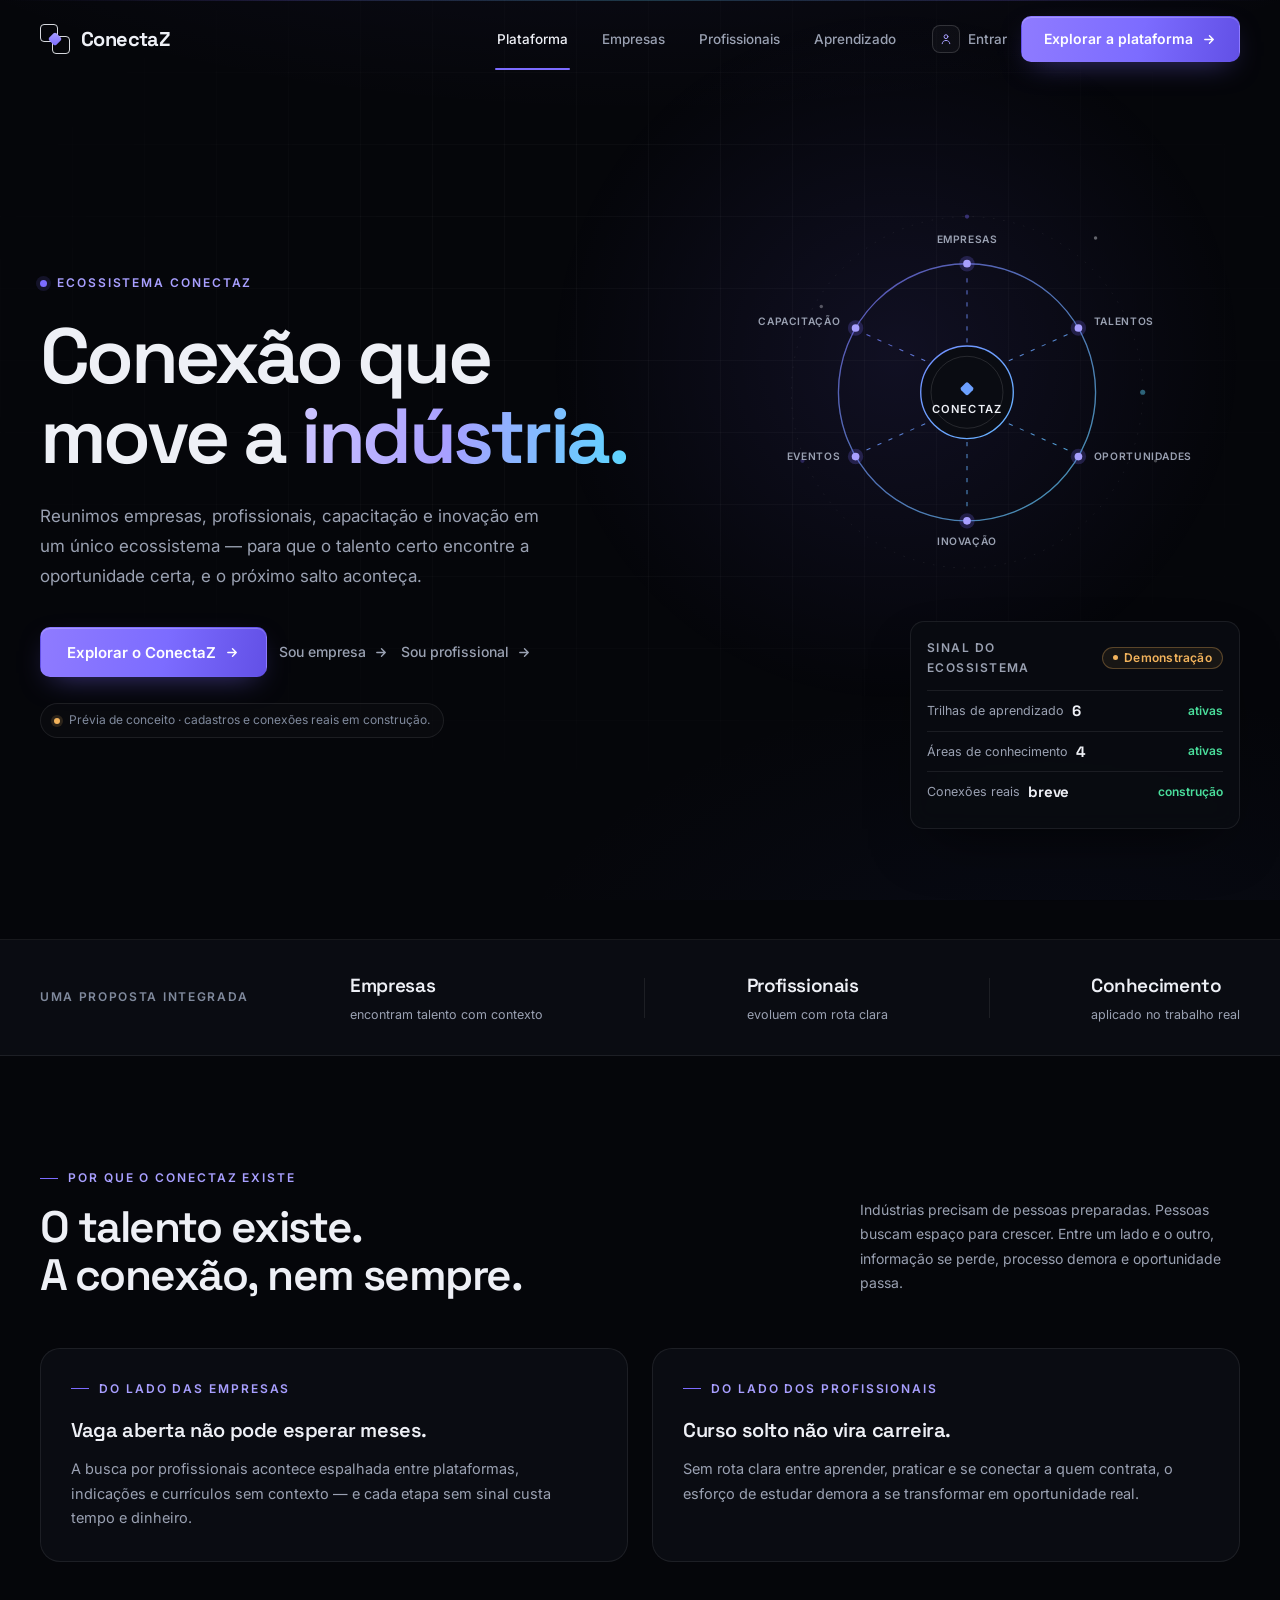
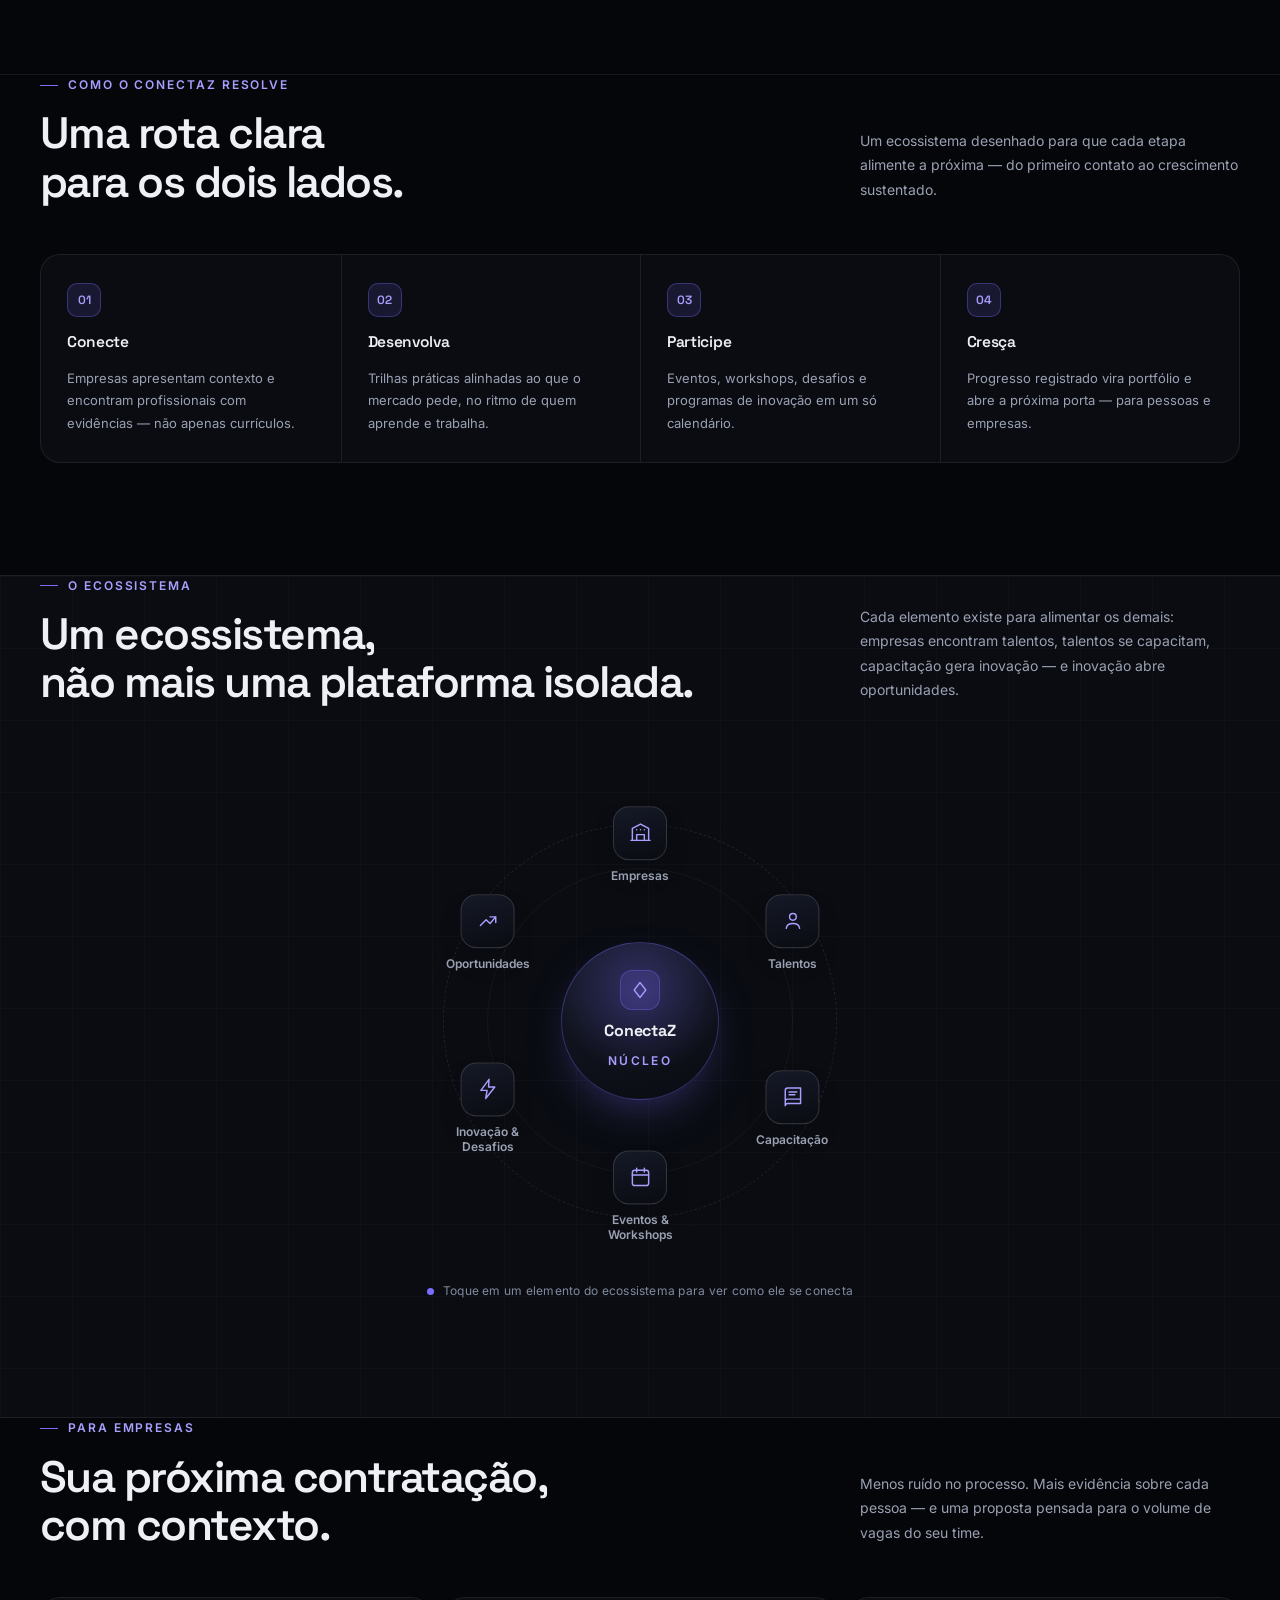
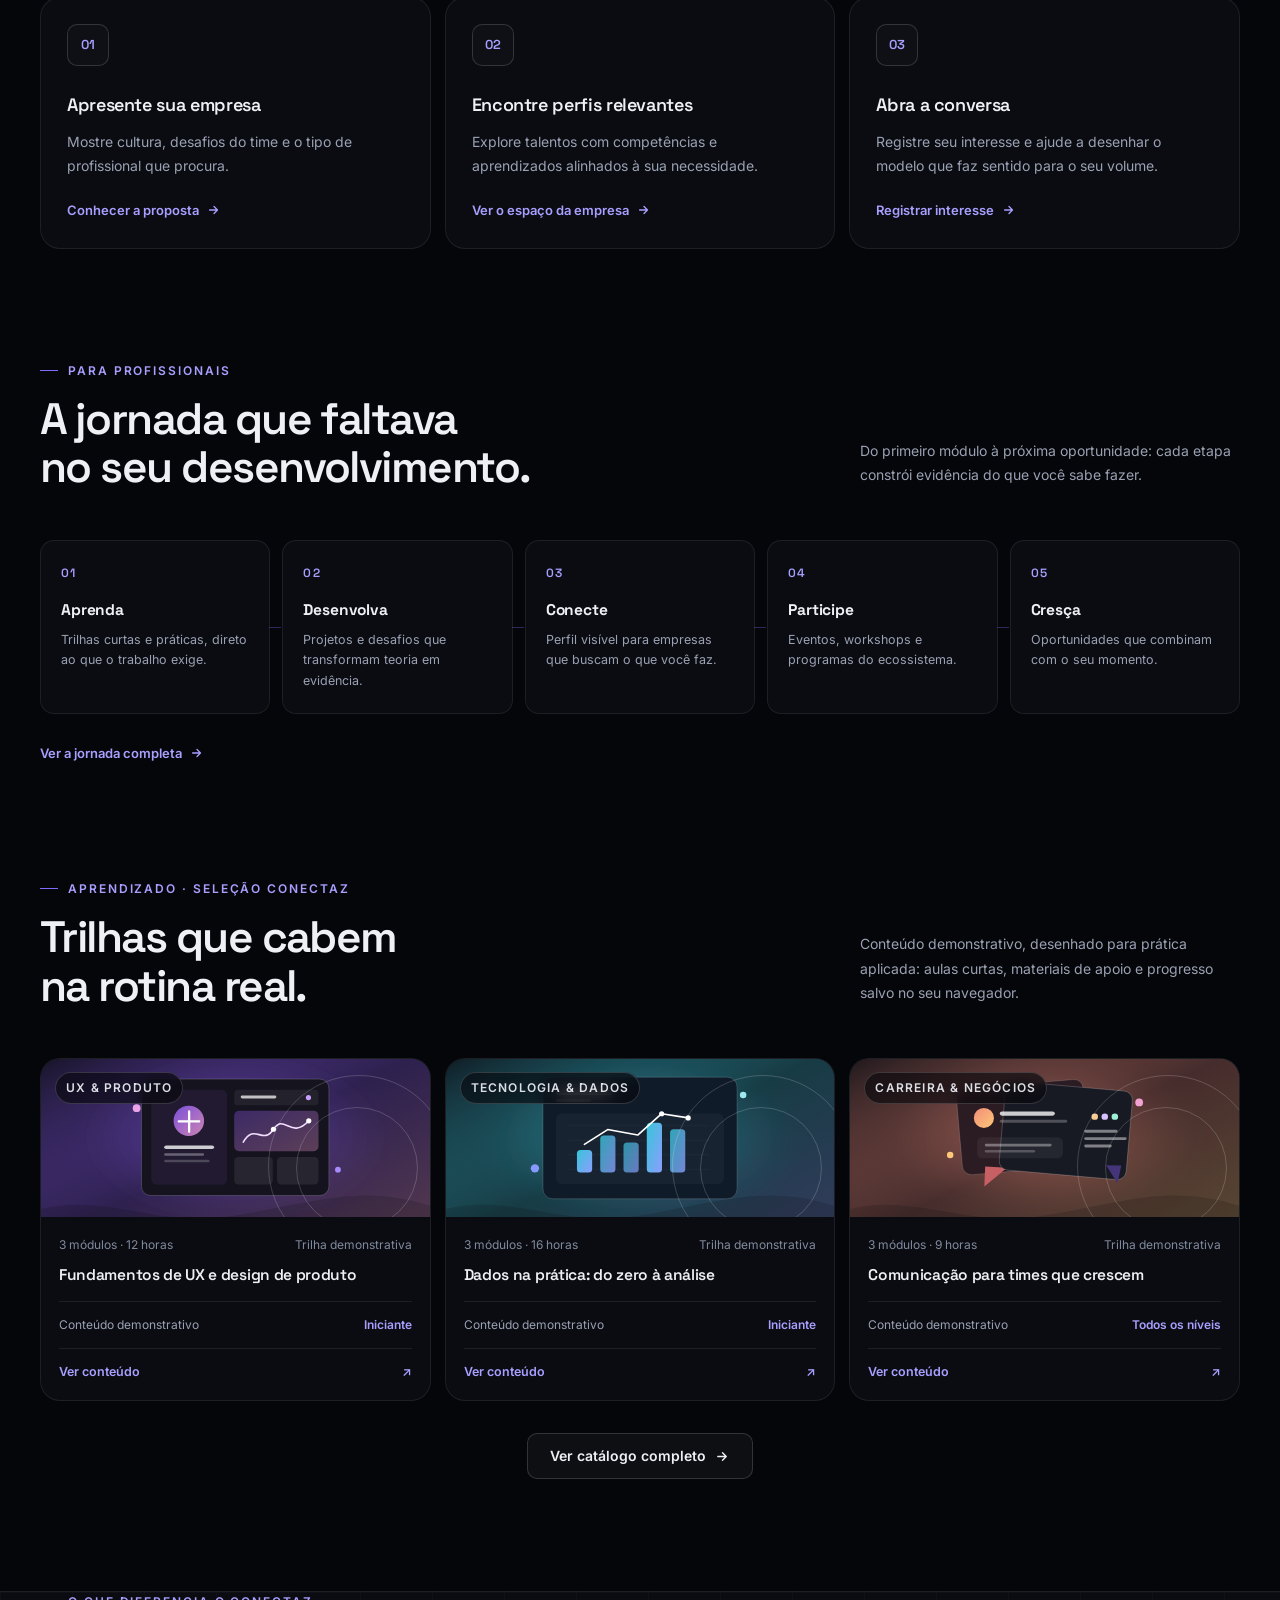
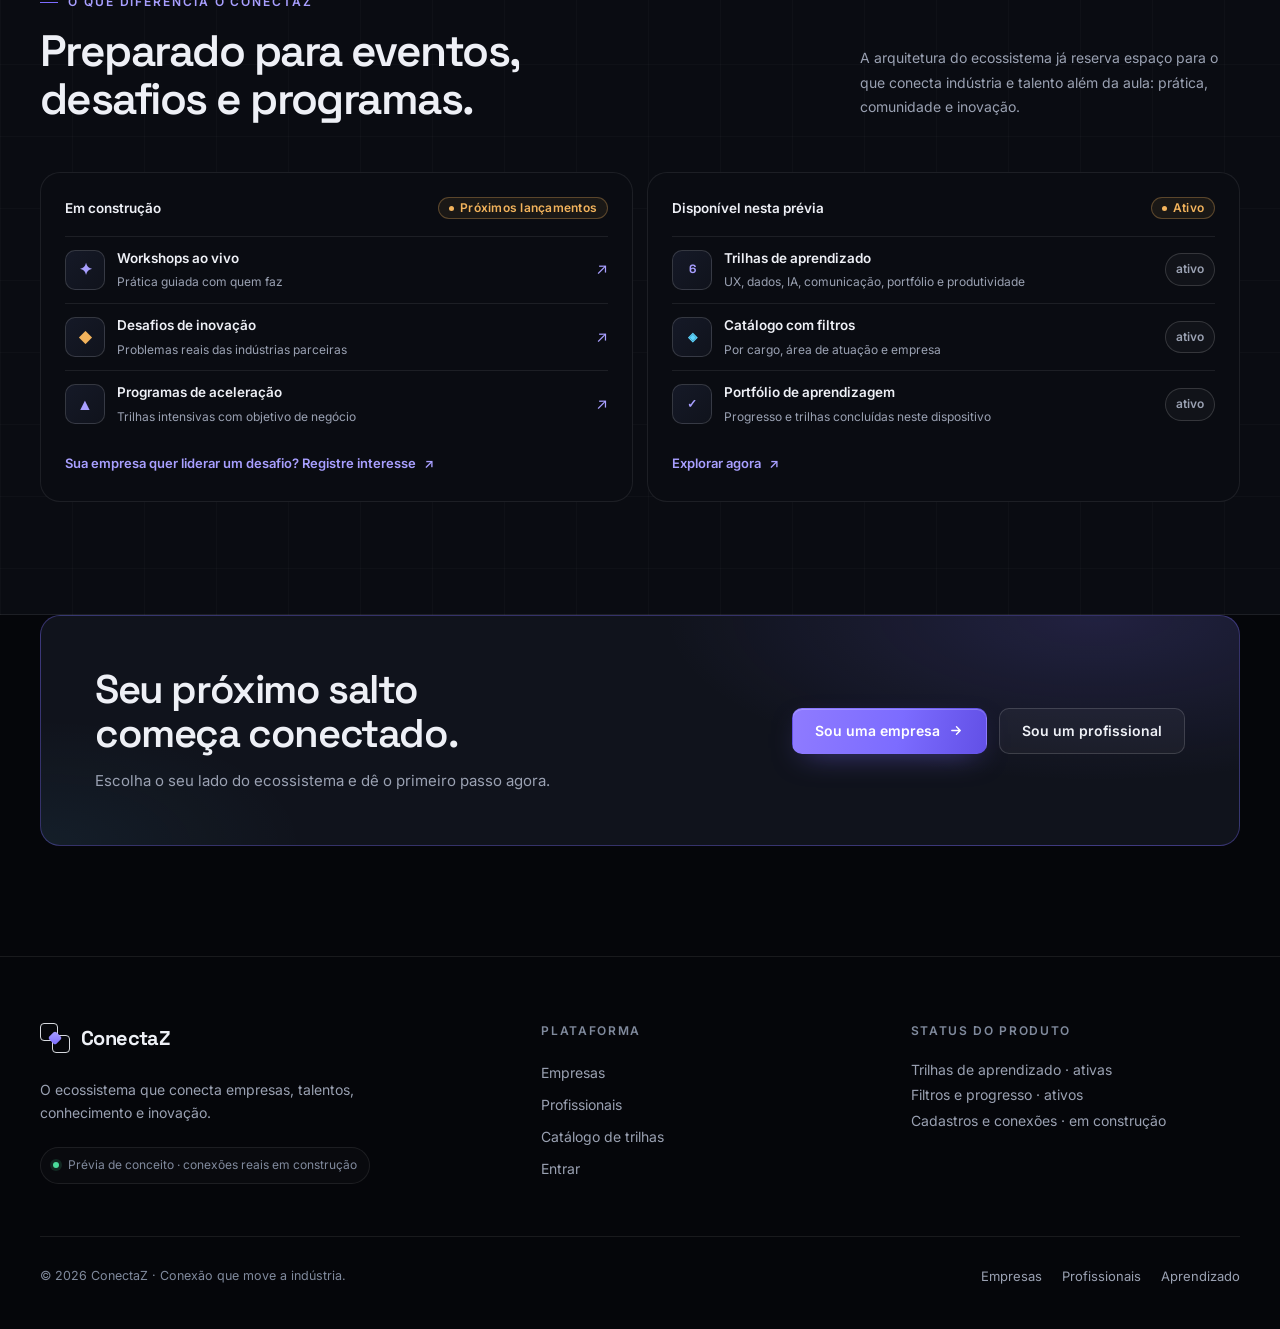
<file: index.html>
<!doctype html>
<html lang="pt-BR">
<head>
  <meta charset="utf-8">
  <meta name="viewport" content="width=device-width, initial-scale=1">
  <meta name="theme-color" content="#05060a">
  <meta name="description" content="ConectaZ conecta empresas, profissionais, capacitação e inovação em um único ecossistema: encontre talento, desenvolva habilidades e participe do que vem a seguir.">
  <link rel="icon" type="image/svg+xml" href="assets/favicon.svg">
  <link rel="manifest" href="manifest.webmanifest">
  <link rel="canonical" href="https://lucasalexandrevasconcellos.github.io/ConectaZ-Beta/index.html">
  <link rel="preconnect" href="https://fonts.googleapis.com">
  <link rel="preconnect" href="https://fonts.gstatic.com" crossorigin>
  <link rel="preconnect" href="https://fonts.googleapis.com">
  <link rel="preconnect" href="https://fonts.gstatic.com" crossorigin>
  <link rel="stylesheet" href="https://fonts.googleapis.com/css2?family=Inter:wght@400;500;600;700&family=Space+Grotesk:wght@400;500;600;700&display=swap">
  <meta property="og:type" content="website">
  <meta property="og:locale" content="pt_BR">
  <meta property="og:site_name" content="ConectaZ">
  <meta property="og:title" content="ConectaZ — Conexão que move a indústria">
  <meta property="og:description" content="Empresas, profissionais, capacitação e inovação em um único ecossistema.">
  <meta property="og:url" content="https://lucasalexandrevasconcellos.github.io/ConectaZ-Beta/index.html">
  <meta property="og:image" content="https://lucasalexandrevasconcellos.github.io/ConectaZ-Beta/assets/og/home.png">
  <meta property="og:image:alt" content="ConectaZ — talentos, empresas e aprendizado">
  <meta name="twitter:card" content="summary_large_image">
  <meta name="twitter:title" content="ConectaZ — Conexão que move a indústria">
  <meta name="twitter:description" content="Empresas, profissionais, capacitação e inovação em um único ecossistema.">
  <meta name="twitter:image" content="https://lucasalexandrevasconcellos.github.io/ConectaZ-Beta/assets/og/home.png">
  <title>ConectaZ — Conexão que move a indústria</title>
  <link rel="stylesheet" href="site.css">
  <script src="courses-data.js" defer></script>
  <script src="site.js" defer></script>
</head>
<body>
  <a class="skip-link" href="#conteudo">Pular para o conteúdo</a>
  <header class="site-header">
    <div class="wrap nav">
      <a class="brand" href="index.html" aria-label="ConectaZ, início">
        <span class="brand-symbol" aria-hidden="true"><i class="brand-diamond"></i></span>
        <span>ConectaZ</span>
      </a>
      <nav class="nav-links" id="nav-links" aria-label="Navegação principal">
        <a href="index.html" aria-current="page">Plataforma</a>
        <a href="empresas.html">Empresas</a>
        <a href="profissionais.html">Profissionais</a>
        <a href="catalogo.html">Aprendizado</a>
      </nav>
      <div class="nav-actions">
        <a class="login" href="login.html">Entrar</a>
        <a class="button button-primary" href="#ecossistema">Explorar a plataforma
          <svg class="button-arrow" viewBox="0 0 16 16" fill="none" aria-hidden="true"><path d="M3 8h9M8 4l4 4-4 4" stroke="currentColor" stroke-width="1.5" stroke-linecap="round" stroke-linejoin="round"/></svg>
        </a>
        <button class="menu-toggle" aria-label="Abrir menu" aria-expanded="false" aria-controls="nav-links">
          <svg width="18" height="18" viewBox="0 0 24 24" fill="none" aria-hidden="true"><path d="M4 7h16M4 12h16M4 17h16" stroke="currentColor" stroke-width="1.7" stroke-linecap="round"/></svg>
        </button>
      </div>
    </div>
  </header>

  <main id="conteudo">
    <!-- HERO -->
    <section class="hero">
      <div class="hero-grid" aria-hidden="true"></div>
      <div class="hero-spot" aria-hidden="true"></div>
      <div class="hero-rule" aria-hidden="true"></div>
      <div class="wrap hero-content">
        <div>
          <div class="eyebrow reveal"><span class="eyebrow-dot"></span> Ecossistema ConectaZ</div>
          <h1 class="reveal" data-delay="1">Conexão que move a <span class="accent">indústria.</span></h1>
          <p class="hero-copy reveal" data-delay="2">Reunimos empresas, profissionais, capacitação e inovação em um único ecossistema — para que o talento certo encontre a oportunidade certa, e o próximo salto aconteça.</p>
          <div class="hero-ctas reveal" data-delay="3">
            <a class="button button-primary" href="#ecossistema">Explorar o ConectaZ
              <svg class="button-arrow" viewBox="0 0 16 16" fill="none" aria-hidden="true"><path d="M3 8h9M8 4l4 4-4 4" stroke="currentColor" stroke-width="1.5" stroke-linecap="round" stroke-linejoin="round"/></svg>
            </a>
            <a class="hero-alt" href="empresas.html">Sou empresa
              <svg viewBox="0 0 16 16" fill="none" aria-hidden="true"><path d="M3 8h9M8 4l4 4-4 4" stroke="currentColor" stroke-width="1.5" stroke-linecap="round" stroke-linejoin="round"/></svg>
            </a>
            <a class="hero-alt" href="profissionais.html">Sou profissional
              <svg viewBox="0 0 16 16" fill="none" aria-hidden="true"><path d="M3 8h9M8 4l4 4-4 4" stroke="currentColor" stroke-width="1.5" stroke-linecap="round" stroke-linejoin="round"/></svg>
            </a>
          </div>
          <p class="prototype-banner reveal" data-delay="3">Prévia de conceito · cadastros e conexões reais em construção.</p>
        </div>

        <div class="hero-art">
          <div class="eco-scene" role="img" aria-label="Mapa do ecossistema ConectaZ: um núcleo central conectado a empresas, talentos, capacitação, eventos, inovação e oportunidades">
            <svg viewBox="0 0 560 500" fill="none" aria-hidden="true">
              <defs>
                <linearGradient id="gRing" x1="130" y1="100" x2="430" y2="400" gradientUnits="userSpaceOnUse">
                  <stop offset="0" stop-color="#7c6cff"/>
                  <stop offset="1" stop-color="#5cd6ff"/>
                </linearGradient>
              </defs>
              <!-- Camada decorativa com parallax: órbita externa + satélites -->
              <g data-parallax="1" opacity=".55">
                <circle cx="280" cy="250" r="205" stroke="rgba(255,255,255,.14)" stroke-width="1" stroke-dasharray="2 10"/>
                <circle cx="485" cy="250" r="3" fill="#5cd6ff" opacity=".8"/>
                <circle cx="280" cy="45" r="2.5" fill="#7c6cff" opacity=".7"/>
                <circle cx="88" cy="330" r="2.5" fill="#7c6cff" opacity=".5"/>
              </g>
              <g data-parallax="2" opacity=".8">
                <circle cx="430" cy="70" r="2" fill="rgba(238,240,246,.5)"/>
                <circle cx="110" cy="150" r="2" fill="rgba(238,240,246,.4)"/>
                <circle cx="500" cy="330" r="2" fill="rgba(238,240,246,.35)"/>
              </g>
              <!-- Anel principal -->
              <g data-parallax="1">
                <circle cx="280" cy="250" r="150" stroke="rgba(255,255,255,.1)" stroke-width="1"/>
                <circle class="eco-core-ring" cx="280" cy="250" r="150" stroke="url(#gRing)" stroke-width="1.6" opacity=".65"/>
              </g>
              <!-- Fluxos núcleo -> nós -->
              <g stroke="url(#gRing)" stroke-width="1.2" opacity=".8">
                <line class="eco-flow" x1="280" y1="206" x2="280" y2="108"/>
                <line class="eco-flow slow" x1="316" y1="219" x2="401" y2="181"/>
                <line class="eco-flow rev" x1="316" y1="281" x2="401" y2="319"/>
                <line class="eco-flow slow rev" x1="280" y1="294" x2="280" y2="392"/>
                <line class="eco-flow" x1="244" y1="281" x2="159" y2="319"/>
                <line class="eco-flow slow" x1="244" y1="219" x2="159" y2="181"/>
              </g>
              <!-- Nós -->
              <g class="eco-node">
                <circle cx="280" cy="100" r="9" fill="#7c6cff" opacity=".22"/>
                <circle cx="280" cy="100" r="4.5" fill="#a89fff"/>
                <text class="eco-node-label" x="280" y="76" text-anchor="middle">Empresas</text>
              </g>
              <g class="eco-node">
                <circle cx="410" cy="175" r="9" fill="#7c6cff" opacity=".22"/>
                <circle cx="410" cy="175" r="4.5" fill="#a89fff"/>
                <text class="eco-node-label" x="428" y="171">Talentos</text>
              </g>
              <g class="eco-node">
                <circle cx="410" cy="325" r="9" fill="#7c6cff" opacity=".22"/>
                <circle cx="410" cy="325" r="4.5" fill="#a89fff"/>
                <text class="eco-node-label" x="428" y="329">Oportunidades</text>
              </g>
              <g class="eco-node">
                <circle cx="280" cy="400" r="9" fill="#7c6cff" opacity=".22"/>
                <circle cx="280" cy="400" r="4.5" fill="#a89fff"/>
                <text class="eco-node-label" x="280" y="428" text-anchor="middle">Inovação</text>
              </g>
              <g class="eco-node">
                <circle cx="150" cy="325" r="9" fill="#7c6cff" opacity=".22"/>
                <circle cx="150" cy="325" r="4.5" fill="#a89fff"/>
                <text class="eco-node-label" x="132" y="329" text-anchor="end">Eventos</text>
              </g>
              <g class="eco-node">
                <circle cx="150" cy="175" r="9" fill="#7c6cff" opacity=".22"/>
                <circle cx="150" cy="175" r="4.5" fill="#a89fff"/>
                <text class="eco-node-label" x="132" y="171" text-anchor="end">Capacitação</text>
              </g>
              <!-- Núcleo -->
              <g>
                <circle cx="280" cy="250" r="54" fill="#0a0c12" stroke="url(#gRing)" stroke-width="1.6"/>
                <circle cx="280" cy="250" r="42" stroke="rgba(255,255,255,.14)" stroke-width="1"/>
                <g transform="rotate(45 280 246)">
                  <rect x="274" y="240" width="12" height="12" rx="2.5" fill="url(#gRing)"/>
                </g>
                <text class="eco-node-label is-core" x="280" y="274" text-anchor="middle">ConectaZ</text>
              </g>
            </svg>
          </div>

          <aside class="hero-signal" aria-label="Estado do ecossistema nesta prévia">
            <div class="hero-signal-top">
              <span class="hero-signal-title">Sinal do ecossistema</span>
              <span class="demo-badge">Demonstração</span>
            </div>
            <div class="hero-signal-row"><span>Trilhas de aprendizado</span><strong>6</strong><span class="up">ativas</span></div>
            <div class="hero-signal-row"><span>Áreas de conhecimento</span><strong>4</strong><span class="up">ativas</span></div>
            <div class="hero-signal-row"><span>Conexões reais</span><strong>breve</strong><span class="up">construção</span></div>
          </aside>
        </div>
      </div>
    </section>

    <!-- PROVA / POSICIONAMENTO -->
    <section class="trust-strip" aria-label="A proposta ConectaZ">
      <div class="wrap trust-inner">
        <div class="trust-label">Uma proposta integrada</div>
        <div class="trust-stat">Empresas<small>encontram talento com contexto</small></div>
        <span class="trust-divider"></span>
        <div class="trust-stat">Profissionais<small>evoluem com rota clara</small></div>
        <span class="trust-divider"></span>
        <div class="trust-stat">Conhecimento<small>aplicado no trabalho real</small></div>
      </div>
    </section>

    <!-- O PROBLEMA -->
    <section class="content-section problem-section">
      <div class="wrap">
        <div class="section-heading">
          <div>
            <div class="section-kicker">Por que o ConectaZ existe</div>
            <h2>O talento existe.<br>A conexão, nem sempre.</h2>
          </div>
          <p>Indústrias precisam de pessoas preparadas. Pessoas buscam espaço para crescer. Entre um lado e o outro, informação se perde, processo demora e oportunidade passa.</p>
        </div>
        <div class="problem-grid">
          <article class="problem-card reveal">
            <div class="section-kicker">Do lado das empresas</div>
            <h3>Vaga aberta não pode esperar meses.</h3>
            <p>A busca por profissionais acontece espalhada entre plataformas, indicações e currículos sem contexto — e cada etapa sem sinal custa tempo e dinheiro.</p>
          </article>
          <article class="problem-card reveal" data-delay="1">
            <div class="section-kicker">Do lado dos profissionais</div>
            <h3>Curso solto não vira carreira.</h3>
            <p>Sem rota clara entre aprender, praticar e se conectar a quem contrata, o esforço de estudar demora a se transformar em oportunidade real.</p>
          </article>
        </div>
      </div>
    </section>

    <!-- COMO RESOLVE -->
    <section class="content-section">
      <div class="wrap">
        <div class="section-heading">
          <div>
            <div class="section-kicker">Como o ConectaZ resolve</div>
            <h2>Uma rota clara<br>para os dois lados.</h2>
          </div>
          <p>Um ecossistema desenhado para que cada etapa alimente a próxima — do primeiro contato ao crescimento sustentado.</p>
        </div>
        <div class="steps">
          <div class="step reveal"><span class="step-num">01</span><h3>Conecte</h3><p>Empresas apresentam contexto e encontram profissionais com evidências — não apenas currículos.</p></div>
          <div class="step reveal" data-delay="1"><span class="step-num">02</span><h3>Desenvolva</h3><p>Trilhas práticas alinhadas ao que o mercado pede, no ritmo de quem aprende e trabalha.</p></div>
          <div class="step reveal" data-delay="2"><span class="step-num">03</span><h3>Participe</h3><p>Eventos, workshops, desafios e programas de inovação em um só calendário.</p></div>
          <div class="step reveal" data-delay="3"><span class="step-num">04</span><h3>Cresça</h3><p>Progresso registrado vira portfólio e abre a próxima porta — para pessoas e empresas.</p></div>
        </div>
      </div>
    </section>

    <!-- ECOSSISTEMA -->
    <section class="content-section ecosystem-section" id="ecossistema">
      <div class="wrap">
        <div class="section-heading">
          <div>
            <div class="section-kicker">O ecossistema</div>
            <h2>Um ecossistema,<br>não mais uma plataforma isolada.</h2>
          </div>
          <p>Cada elemento existe para alimentar os demais: empresas encontram talentos, talentos se capacitam, capacitação gera inovação — e inovação abre oportunidades.</p>
        </div>
        <div class="eco-wheel-stage reveal">
          <div class="eco-wheel">
            <span class="eco-wheel-anim-clip" aria-hidden="true"><span class="eco-wheel-anim"></span></span>
            <button class="eco-wheel-core" type="button" data-eco-node data-eco-tag="Núcleo" data-eco-title="ConectaZ" data-eco-body="O núcleo que orquestra a conexão entre todos os elementos do ecossistema: empresas publicam demandas, talentos se capacitam e as oportunidades surgem quando a conexão acontece." data-eco-facts="Orquestra empresas, talentos e capacitação|Transforma conexão em oportunidade real|Prévia pública do ecossistema completo" data-eco-cta-href="catalogo.html" data-eco-cta-label="Começar pelas trilhas" aria-haspopup="dialog" aria-controls="eco-pop">
              <span class="eco-wheel-core-icon" aria-hidden="true"><svg viewBox="0 0 24 24" fill="none" stroke="currentColor" stroke-width="1.5" stroke-linecap="round" stroke-linejoin="round"><path d="M12 3l7 9-7 9-7-9 7-9Z"/></svg></span>
              <strong>ConectaZ</strong>
              <small>Núcleo</small>
            </button>
            <ul class="eco-wheel-ring">
              <li style="--node-angle:-90deg; --node-i:0">
                <button class="eco-node-btn" type="button" data-eco-node data-eco-tag="Ativo na prévia" data-eco-title="Empresas" data-eco-body="Indústrias e negócios que buscam talento, capacitação e inovação aplicada. Publicam demandas reais e acompanham profissionais com evidências, não só currículos." data-eco-facts="Publica vagas e desafios reais|Acessa talentos com evidências|Patrocina capacitação sob medida" data-eco-cta-href="empresas.html" data-eco-cta-label="Ver jornada das empresas" aria-haspopup="dialog" aria-controls="eco-pop">
                  <span class="eco-node-icon" aria-hidden="true"><svg viewBox="0 0 24 24" fill="none" stroke="currentColor" stroke-width="1.5" stroke-linecap="round" stroke-linejoin="round"><path d="M3.5 20V7.5L12 3l8.5 4.5V20M2 20h20M8 20v-6h8v6M8 9h.01M12 9h.01M16 9h.01"/></svg></span>
                  <span class="eco-node-caption">Empresas</span>
                </button>
              </li>
              <li style="--node-angle:-30deg; --node-i:1">
                <button class="eco-node-btn" type="button" data-eco-node data-eco-tag="Ativo na prévia" data-eco-title="Talentos" data-eco-body="Profissionais que mostram competências, evidências e objetivos. Montam um portfólio vivo, evoluem por trilhas e ficam visíveis para as empresas certas." data-eco-facts="Portfólio com evidências de trabalho|Progresso de trilhas salvo no dispositivo|Visibilidade para oportunidades compatíveis" data-eco-cta-href="profissionais.html" data-eco-cta-label="Ver jornada dos profissionais" aria-haspopup="dialog" aria-controls="eco-pop">
                  <span class="eco-node-icon" aria-hidden="true"><svg viewBox="0 0 24 24" fill="none" stroke="currentColor" stroke-width="1.5" stroke-linecap="round" stroke-linejoin="round"><circle cx="12" cy="8" r="3.5"/><path d="M5 20c.5-3.2 3.1-5 7-5s6.5 1.8 7 5"/></svg></span>
                  <span class="eco-node-caption">Talentos</span>
                </button>
              </li>
              <li style="--node-angle:30deg; --node-i:2">
                <button class="eco-node-btn" type="button" data-eco-node data-eco-tag="6 trilhas" data-eco-title="Capacitação" data-eco-body="Trilhas práticas que transformam estudo em habilidade aplicada: aulas curtas, checklists de domínio e um desafio aplicado ao final de cada trilha." data-eco-facts="6 trilhas demonstrativas ativas|Aulas, checklists e desafios|Progresso local, sem certificado ainda" data-eco-cta-href="catalogo.html" data-eco-cta-label="Explorar as trilhas" aria-haspopup="dialog" aria-controls="eco-pop">
                  <span class="eco-node-icon" aria-hidden="true"><svg viewBox="0 0 24 24" fill="none" stroke="currentColor" stroke-width="1.5" stroke-linecap="round" stroke-linejoin="round"><path d="M4 5.5A2.5 2.5 0 0 1 6.5 3H20v16H6.5A2.5 2.5 0 0 0 4 21.5v-16ZM4 17a2.5 2.5 0 0 1 2.5-2.5H20M8 7h8M8 10h6"/></svg></span>
                  <span class="eco-node-caption">Capacitação</span>
                </button>
              </li>
              <li style="--node-angle:90deg; --node-i:3">
                <button class="eco-node-btn" type="button" data-eco-node data-eco-tag="Em breve" data-eco-title="Eventos & Workshops" data-eco-body="Encontros ao vivo para aprender, praticar e se conectar: workshops com especialistas, prática guiada em comunidade e turmas que viram rede." data-eco-facts="Encontros ao vivo com especialistas|Prática guiada em comunidade|Conexão entre turmas e empresas" data-eco-status="Em construção nesta prévia — ainda sem inscrições." aria-haspopup="dialog" aria-controls="eco-pop">
                  <span class="eco-node-icon" aria-hidden="true"><svg viewBox="0 0 24 24" fill="none" stroke="currentColor" stroke-width="1.5" stroke-linecap="round" stroke-linejoin="round"><rect x="3.5" y="5" width="17" height="16" rx="2.5"/><path d="M3.5 10h17M8 3v4M16 3v4"/></svg></span>
                  <span class="eco-node-caption">Eventos & Workshops</span>
                </button>
              </li>
              <li style="--node-angle:150deg; --node-i:4">
                <button class="eco-node-btn" type="button" data-eco-node data-eco-tag="Em breve" data-eco-title="Inovação & Desafios" data-eco-body="Desafios reais das indústrias e programas que aproximam negócio e talento. O problema chega da empresa; a solução nasce do ecossistema." data-eco-facts="Desafios reais das indústrias|Programas de inovação aplicada|Ponte entre negócio e talento" data-eco-status="Em construção nesta prévia — ainda sem inscrições." aria-haspopup="dialog" aria-controls="eco-pop">
                  <span class="eco-node-icon" aria-hidden="true"><svg viewBox="0 0 24 24" fill="none" stroke="currentColor" stroke-width="1.5" stroke-linecap="round" stroke-linejoin="round"><path d="M13 2 4.5 13.5H11L9.5 22 19 10h-6.5L13 2Z"/></svg></span>
                  <span class="eco-node-caption">Inovação & Desafios</span>
                </button>
              </li>
              <li style="--node-angle:210deg; --node-i:5">
                <button class="eco-node-btn" type="button" data-eco-node data-eco-tag="Em construção" data-eco-title="Oportunidades" data-eco-body="Vagas, projetos e programas que aparecem quando a conexão acontece. É o ciclo fechando: capacitação gera evidência, evidência gera oportunidade." data-eco-facts="Vagas e projetos de empresas parceiras|Compatibilidade entre perfil e vaga|O resultado que fecha o ciclo" data-eco-status="Em construção nesta prévia — ainda sem candidaturas." aria-haspopup="dialog" aria-controls="eco-pop">
                  <span class="eco-node-icon" aria-hidden="true"><svg viewBox="0 0 24 24" fill="none" stroke="currentColor" stroke-width="1.5" stroke-linecap="round" stroke-linejoin="round"><path d="M4 17 10 11l4 4 6-7M14 8h6v6"/></svg></span>
                  <span class="eco-node-caption">Oportunidades</span>
                </button>
              </li>
            </ul>
          </div>
          <p class="eco-wheel-hint"><span class="eco-wheel-hint-dot" aria-hidden="true"></span> Toque em um elemento do ecossistema para ver como ele se conecta</p>
        </div>
        <div class="eco-pop" id="eco-pop" data-eco-pop hidden>
          <div class="eco-pop-backdrop" data-eco-close aria-hidden="true"></div>
          <div class="eco-pop-panel" role="dialog" aria-modal="true" aria-labelledby="eco-pop-title" aria-describedby="eco-pop-body">
            <button class="eco-pop-close" type="button" data-eco-close aria-label="Fechar detalhes do elemento">
              <svg viewBox="0 0 24 24" fill="none" stroke="currentColor" stroke-width="1.7" stroke-linecap="round" aria-hidden="true"><path d="M6 6l12 12M18 6 6 18"/></svg>
            </button>
            <div class="eco-pop-head">
              <span class="eco-pop-icon" data-eco-pop-icon aria-hidden="true"></span>
              <span class="eco-pop-tag" data-eco-pop-tag></span>
            </div>
            <h3 id="eco-pop-title" data-eco-pop-title></h3>
            <p class="eco-pop-body" id="eco-pop-body" data-eco-pop-body></p>
            <ul class="eco-pop-facts" data-eco-pop-facts></ul>
            <div class="eco-pop-cta-row">
              <a class="button button-primary" data-eco-pop-cta href="#">
                <span data-eco-pop-cta-label></span>
                <svg class="button-arrow" viewBox="0 0 16 16" fill="none" aria-hidden="true"><path d="M3 8h9M8 4l4 4-4 4" stroke="currentColor" stroke-width="1.5" stroke-linecap="round" stroke-linejoin="round"/></svg>
              </a>
              <p class="eco-pop-status" data-eco-pop-status hidden></p>
            </div>
          </div>
        </div>
      </div>
    </section>

    <!-- PARA EMPRESAS -->
    <section class="content-section">
      <div class="wrap">
        <div class="section-heading">
          <div>
            <div class="section-kicker">Para empresas</div>
            <h2>Sua próxima contratação,<br>com contexto.</h2>
          </div>
          <p>Menos ruído no processo. Mais evidência sobre cada pessoa — e uma proposta pensada para o volume de vagas do seu time.</p>
        </div>
        <div class="path-grid">
          <a class="path-card reveal" href="empresas.html">
            <span class="path-icon">01</span>
            <h3>Apresente sua empresa</h3>
            <p>Mostre cultura, desafios do time e o tipo de profissional que procura.</p>
            <span class="text-link">Conhecer a proposta <svg viewBox="0 0 16 16" fill="none" aria-hidden="true"><path d="M3 8h9M8 4l4 4-4 4" stroke="currentColor" stroke-width="1.5" stroke-linecap="round" stroke-linejoin="round"/></svg></span>
          </a>
          <a class="path-card reveal" data-delay="1" href="empresas.html">
            <span class="path-icon">02</span>
            <h3>Encontre perfis relevantes</h3>
            <p>Explore talentos com competências e aprendizados alinhados à sua necessidade.</p>
            <span class="text-link">Ver o espaço da empresa <svg viewBox="0 0 16 16" fill="none" aria-hidden="true"><path d="M3 8h9M8 4l4 4-4 4" stroke="currentColor" stroke-width="1.5" stroke-linecap="round" stroke-linejoin="round"/></svg></span>
          </a>
          <a class="path-card reveal" data-delay="2" href="empresas.html#contato">
            <span class="path-icon">03</span>
            <h3>Abra a conversa</h3>
            <p>Registre seu interesse e ajude a desenhar o modelo que faz sentido para o seu volume.</p>
            <span class="text-link">Registrar interesse <svg viewBox="0 0 16 16" fill="none" aria-hidden="true"><path d="M3 8h9M8 4l4 4-4 4" stroke="currentColor" stroke-width="1.5" stroke-linecap="round" stroke-linejoin="round"/></svg></span>
          </a>
        </div>
      </div>
    </section>

    <!-- PARA PROFISSIONAIS -->
    <section class="content-section">
      <div class="wrap">
        <div class="section-heading">
          <div>
            <div class="section-kicker">Para profissionais</div>
            <h2>A jornada que faltava<br>no seu desenvolvimento.</h2>
          </div>
          <p>Do primeiro módulo à próxima oportunidade: cada etapa constrói evidência do que você sabe fazer.</p>
        </div>
        <div class="journey-track">
          <div class="journey-node reveal"><strong>Aprenda</strong><span>Trilhas curtas e práticas, direto ao que o trabalho exige.</span></div>
          <div class="journey-node reveal" data-delay="1"><strong>Desenvolva</strong><span>Projetos e desafios que transformam teoria em evidência.</span></div>
          <div class="journey-node reveal" data-delay="2"><strong>Conecte</strong><span>Perfil visível para empresas que buscam o que você faz.</span></div>
          <div class="journey-node reveal" data-delay="3"><strong>Participe</strong><span>Eventos, workshops e programas do ecossistema.</span></div>
          <div class="journey-node reveal"><strong>Cresça</strong><span>Oportunidades que combinam com o seu momento.</span></div>
        </div>
        <div style="margin-top:26px"><a class="text-link" href="profissionais.html">Ver a jornada completa <svg viewBox="0 0 16 16" fill="none" aria-hidden="true"><path d="M3 8h9M8 4l4 4-4 4" stroke="currentColor" stroke-width="1.5" stroke-linecap="round" stroke-linejoin="round"/></svg></a></div>
      </div>
    </section>

    <!-- APRENDIZADO -->
    <section class="content-section">
      <div class="wrap">
        <div class="section-heading">
          <div>
            <div class="section-kicker">Aprendizado · seleção ConectaZ</div>
            <h2>Trilhas que cabem<br>na rotina real.</h2>
          </div>
          <p>Conteúdo demonstrativo, desenhado para prática aplicada: aulas curtas, materiais de apoio e progresso salvo no seu navegador.</p>
        </div>
        <div class="course-row">
          <a class="course-card reveal" href="curso-ux.html" aria-label="Abrir curso: Fundamentos de UX e design de produto">
            <div class="course-image design"><img src="assets/courses/ux.svg" alt="" aria-hidden="true" loading="lazy"><span class="course-image-label">UX & produto</span></div>
            <div class="course-info">
              <div class="course-meta"><span>3 módulos · 12 horas</span><span>Trilha demonstrativa</span></div>
              <h3>Fundamentos de UX e design de produto</h3>
              <div class="course-bottom"><span class="instructor">Conteúdo demonstrativo</span><span class="course-level">Iniciante</span></div>
              <span class="course-link-hint">Ver conteúdo <span aria-hidden="true">↗</span></span>
            </div>
          </a>
          <a class="course-card reveal" data-delay="1" href="curso-dados.html" aria-label="Abrir curso: Dados na prática: do zero à análise">
            <div class="course-image data"><img src="assets/courses/data.svg" alt="" aria-hidden="true" loading="lazy"><span class="course-image-label">Tecnologia & dados</span></div>
            <div class="course-info">
              <div class="course-meta"><span>3 módulos · 16 horas</span><span>Trilha demonstrativa</span></div>
              <h3>Dados na prática: do zero à análise</h3>
              <div class="course-bottom"><span class="instructor">Conteúdo demonstrativo</span><span class="course-level">Iniciante</span></div>
              <span class="course-link-hint">Ver conteúdo <span aria-hidden="true">↗</span></span>
            </div>
          </a>
          <a class="course-card reveal" data-delay="2" href="curso-comunicacao.html" aria-label="Abrir curso: Comunicação para times que crescem">
            <div class="course-image people"><img src="assets/courses/communication.svg" alt="" aria-hidden="true" loading="lazy"><span class="course-image-label">Carreira & negócios</span></div>
            <div class="course-info">
              <div class="course-meta"><span>3 módulos · 9 horas</span><span>Trilha demonstrativa</span></div>
              <h3>Comunicação para times que crescem</h3>
              <div class="course-bottom"><span class="instructor">Conteúdo demonstrativo</span><span class="course-level">Todos os níveis</span></div>
              <span class="course-link-hint">Ver conteúdo <span aria-hidden="true">↗</span></span>
            </div>
          </a>
        </div>
        <div class="featured-action"><a class="button button-glass" href="catalogo.html#catalogo">Ver catálogo completo
          <svg class="button-arrow" viewBox="0 0 16 16" fill="none" aria-hidden="true"><path d="M3 8h9M8 4l4 4-4 4" stroke="currentColor" stroke-width="1.5" stroke-linecap="round" stroke-linejoin="round"/></svg>
        </a></div>
      </div>
    </section>

    <!-- INOVAÇÃO / EVENTOS / OPORTUNIDADES -->
    <section class="content-section ecosystem-section">
      <div class="wrap">
        <div class="section-heading">
          <div>
            <div class="section-kicker">O que diferencia o ConectaZ</div>
            <h2>Preparado para eventos,<br>desafios e programas.</h2>
          </div>
          <p>A arquitetura do ecossistema já reserva espaço para o que conecta indústria e talento além da aula: prática, comunidade e inovação.</p>
        </div>
        <div class="showcase-grid">
          <article class="showcase-panel reveal">
            <div class="showcase-top"><span class="showcase-label">Em construção</span><span class="demo-badge">Próximos lançamentos</span></div>
            <div class="showcase-company"><span class="company-mark" aria-hidden="true">✦</span><div><strong>Workshops ao vivo</strong><small>Prática guiada com quem faz</small></div><span class="showcase-arrow" aria-hidden="true">↗</span></div>
            <div class="showcase-company"><span class="company-mark mark-coral" aria-hidden="true">◆</span><div><strong>Desafios de inovação</strong><small>Problemas reais das indústrias parceiras</small></div><span class="showcase-arrow" aria-hidden="true">↗</span></div>
            <div class="showcase-company"><span class="company-mark" aria-hidden="true">▲</span><div><strong>Programas de aceleração</strong><small>Trilhas intensivas com objetivo de negócio</small></div><span class="showcase-arrow" aria-hidden="true">↗</span></div>
            <a class="text-link" href="empresas.html#contato">Sua empresa quer liderar um desafio? Registre interesse <span aria-hidden="true">↗</span></a>
          </article>
          <article class="showcase-panel reveal" data-delay="1">
            <div class="showcase-top"><span class="showcase-label">Disponível nesta prévia</span><span class="demo-badge">Ativo</span></div>
            <div class="showcase-person"><span class="showcase-avatar" aria-hidden="true">6</span><div><strong>Trilhas de aprendizado</strong><small>UX, dados, IA, comunicação, portfólio e produtividade</small></div><span class="showcase-skill">ativo</span></div>
            <div class="showcase-person"><span class="showcase-avatar avatar-teal" aria-hidden="true">◈</span><div><strong>Catálogo com filtros</strong><small>Por cargo, área de atuação e empresa</small></div><span class="showcase-skill">ativo</span></div>
            <div class="showcase-person"><span class="showcase-avatar" aria-hidden="true">✓</span><div><strong>Portfólio de aprendizagem</strong><small>Progresso e trilhas concluídas neste dispositivo</small></div><span class="showcase-skill">ativo</span></div>
            <a class="text-link" href="catalogo.html#catalogo">Explorar agora <span aria-hidden="true">↗</span></a>
          </article>
        </div>
      </div>
    </section>

    <!-- CTA FINAL -->
    <section class="content-section final-cta">
      <div class="wrap">
        <div class="cta-panel">
          <div>
            <h2>Seu próximo salto começa conectado.</h2>
            <p>Escolha o seu lado do ecossistema e dê o primeiro passo agora.</p>
          </div>
          <div class="cta-actions">
            <a class="button button-primary" href="empresas.html">Sou uma empresa
              <svg class="button-arrow" viewBox="0 0 16 16" fill="none" aria-hidden="true"><path d="M3 8h9M8 4l4 4-4 4" stroke="currentColor" stroke-width="1.5" stroke-linecap="round" stroke-linejoin="round"/></svg>
            </a>
            <a class="button button-glass" href="profissionais.html">Sou um profissional</a>
          </div>
        </div>
      </div>
    </section>
  </main>

  <footer class="footer">
    <div class="wrap">
      <div class="footer-grid">
        <div>
          <a class="brand" href="index.html"><span class="brand-symbol" aria-hidden="true"><i class="brand-diamond"></i></span><span>ConectaZ</span></a>
          <p class="footer-tagline">O ecossistema que conecta empresas, talentos, conhecimento e inovação.</p>
          <span class="footer-status">Prévia de conceito · conexões reais em construção</span>
        </div>
        <div>
          <div class="footer-col-title">Plataforma</div>
          <div class="footer-links">
            <a href="empresas.html">Empresas</a>
            <a href="profissionais.html">Profissionais</a>
            <a href="catalogo.html">Catálogo de trilhas</a>
            <a href="login.html">Entrar</a>
          </div>
        </div>
        <div>
          <div class="footer-col-title">Status do produto</div>
          <div class="footer-links">
            <span>Trilhas de aprendizado · ativas</span>
            <span>Filtros e progresso · ativos</span>
            <span>Cadastros e conexões · em construção</span>
          </div>
        </div>
      </div>
      <div class="footer-bottom">
        <div class="footer-note">© 2026 ConectaZ · Conexão que move a indústria.</div>
        <div class="footer-links-row">
          <a href="empresas.html">Empresas</a>
          <a href="profissionais.html">Profissionais</a>
          <a href="catalogo.html">Aprendizado</a>
        </div>
      </div>
    </div>
  </footer>
</body>
</html>
</file>
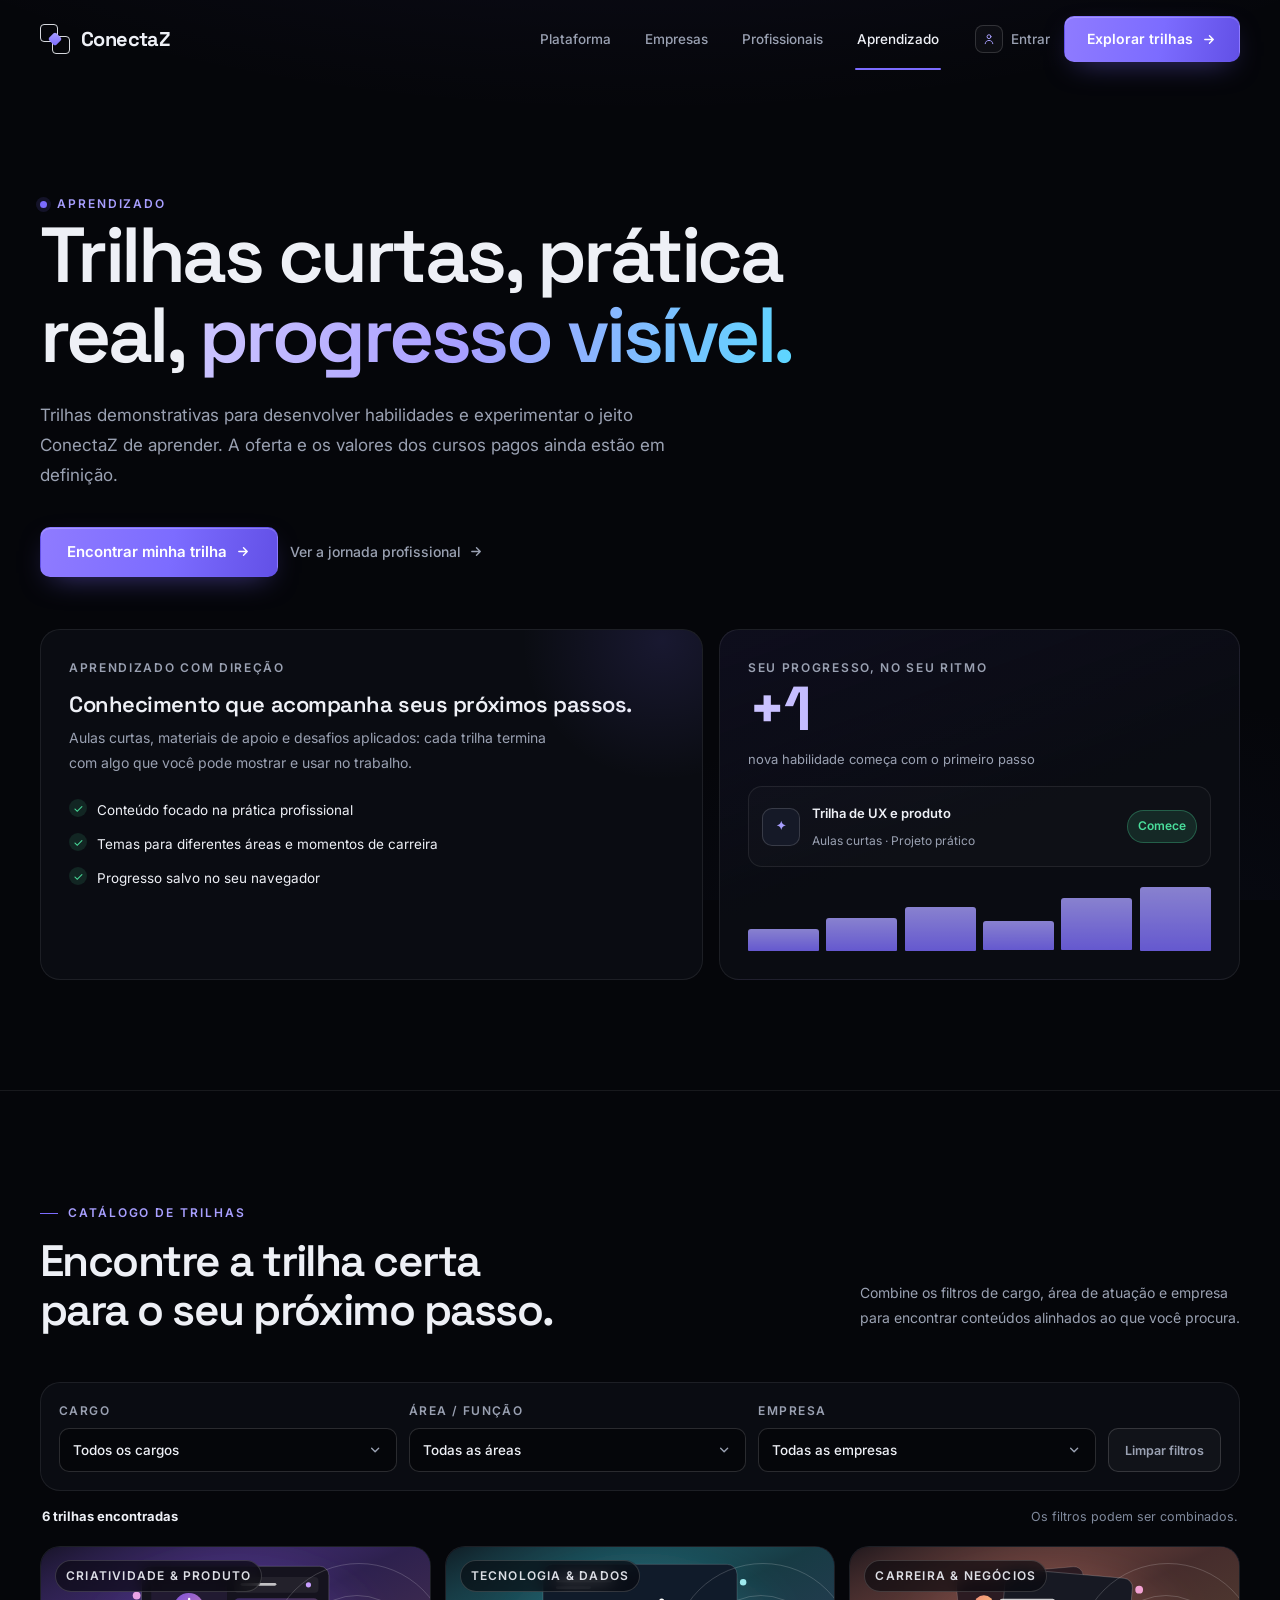
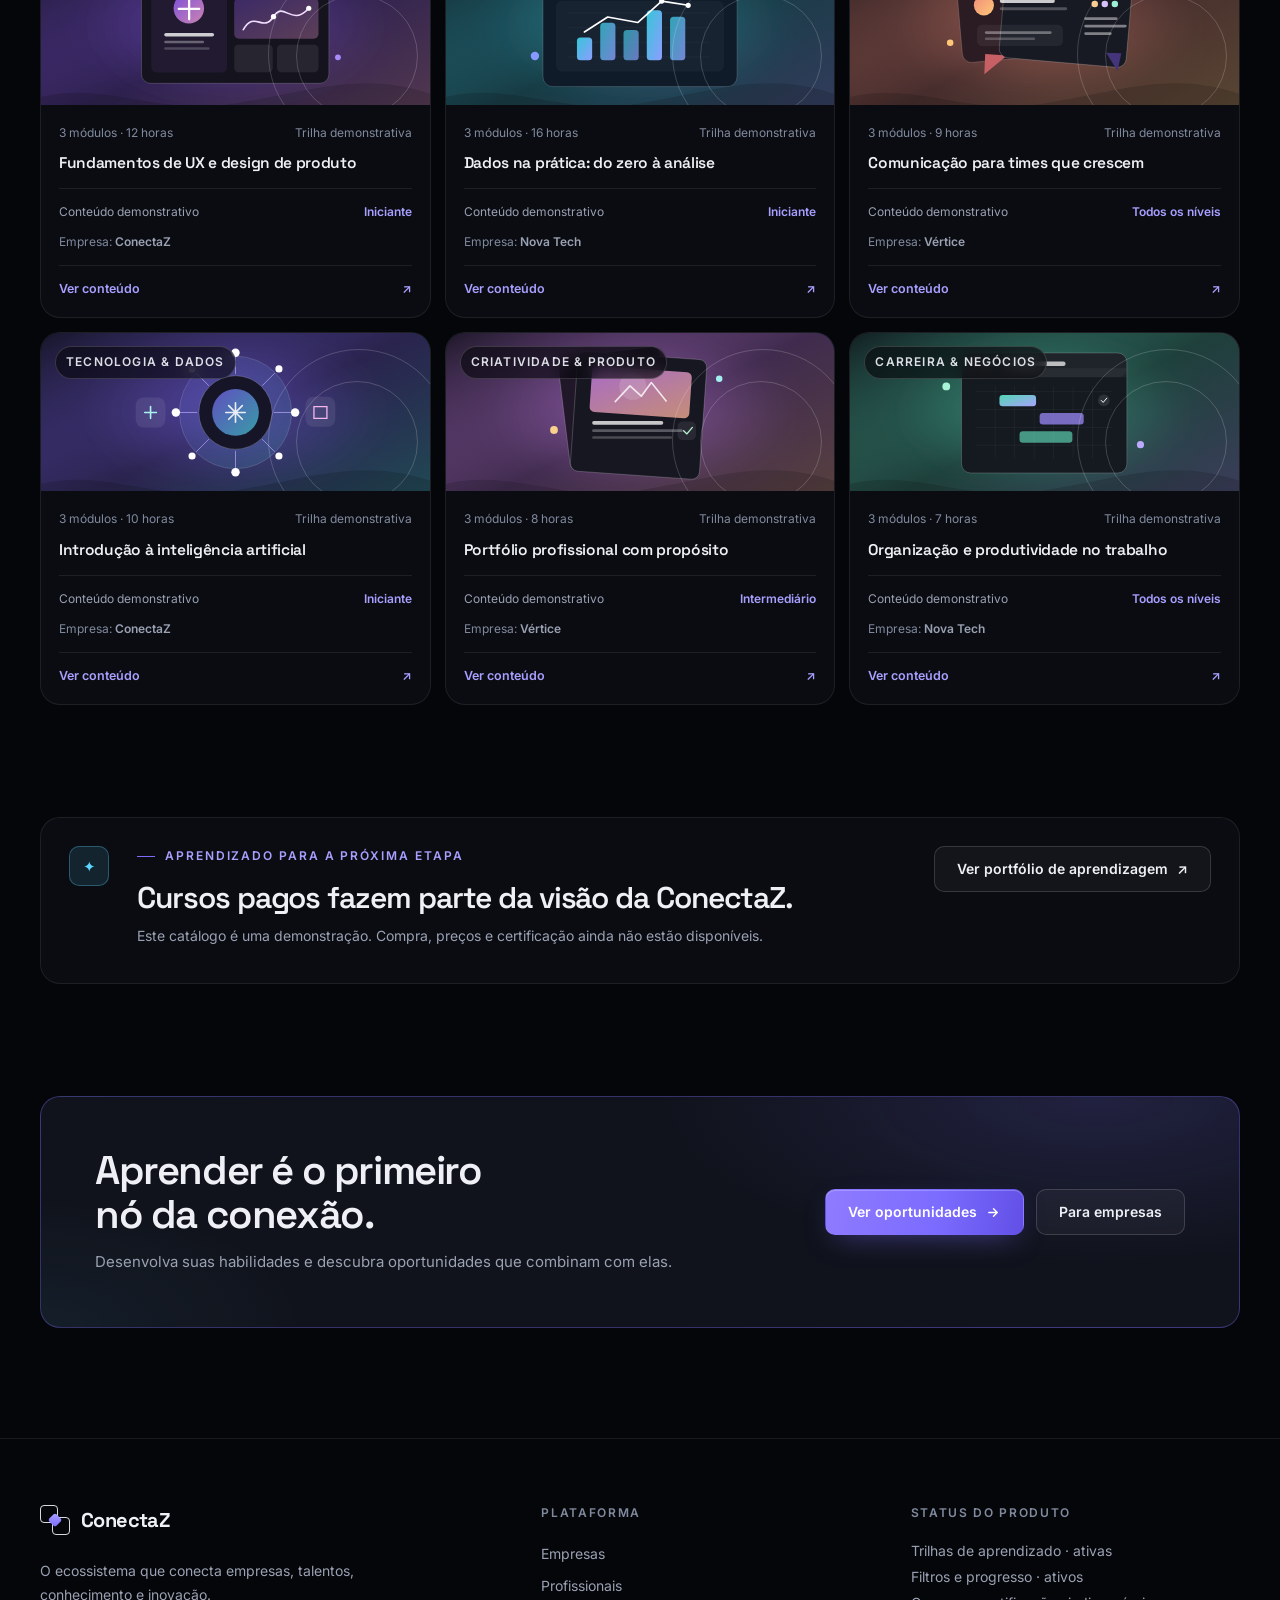
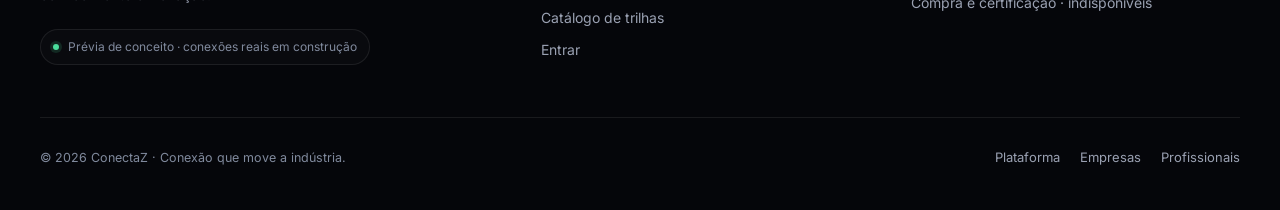
<file: catalogo.html>
<!doctype html>
<html lang="pt-BR">
<head>
  <meta charset="utf-8">
  <meta name="viewport" content="width=device-width, initial-scale=1">
  <meta name="theme-color" content="#05060a">
  <meta name="description" content="Explore trilhas demonstrativas da ConectaZ em produto, dados, comunicação, inteligência artificial, portfólio e produtividade.">
  <link rel="icon" type="image/svg+xml" href="assets/favicon.svg">
  <link rel="manifest" href="manifest.webmanifest">
  <link rel="canonical" href="https://lucasalexandrevasconcellos.github.io/ConectaZ-Beta/catalogo.html">
  <link rel="preconnect" href="https://fonts.googleapis.com">
  <link rel="preconnect" href="https://fonts.gstatic.com" crossorigin>
  <link rel="preconnect" href="https://fonts.googleapis.com">
  <link rel="preconnect" href="https://fonts.gstatic.com" crossorigin>
  <link rel="stylesheet" href="https://fonts.googleapis.com/css2?family=Inter:wght@400;500;600;700&family=Space+Grotesk:wght@400;500;600;700&display=swap">
  <meta property="og:type" content="website">
  <meta property="og:locale" content="pt_BR">
  <meta property="og:site_name" content="ConectaZ">
  <meta property="og:title" content="Aprendizado — ConectaZ">
  <meta property="og:description" content="Trilhas práticas em produto, dados, comunicação, IA, portfólio e produtividade.">
  <meta property="og:url" content="https://lucasalexandrevasconcellos.github.io/ConectaZ-Beta/catalogo.html">
  <meta property="og:image" content="https://lucasalexandrevasconcellos.github.io/ConectaZ-Beta/assets/og/cursos.png">
  <meta property="og:image:alt" content="ConectaZ — talentos, empresas e aprendizado">
  <meta name="twitter:card" content="summary_large_image">
  <meta name="twitter:title" content="Aprendizado — ConectaZ">
  <meta name="twitter:description" content="Trilhas práticas em produto, dados, comunicação, IA, portfólio e produtividade.">
  <meta name="twitter:image" content="https://lucasalexandrevasconcellos.github.io/ConectaZ-Beta/assets/og/cursos.png">
  <title>Aprendizado — ConectaZ</title>
  <link rel="stylesheet" href="site.css">
  <script src="courses-data.js" defer></script>
  <script src="site.js" defer></script>
</head>
<body>
  <a class="skip-link" href="#conteudo">Pular para o conteúdo</a>
  <header class="site-header">
    <div class="wrap nav">
      <a class="brand" href="index.html" aria-label="ConectaZ, início">
        <span class="brand-symbol" aria-hidden="true"><i class="brand-diamond"></i></span>
        <span>ConectaZ</span>
      </a>
      <nav class="nav-links" id="nav-links" aria-label="Navegação principal">
        <a href="index.html">Plataforma</a>
        <a href="empresas.html">Empresas</a>
        <a href="profissionais.html">Profissionais</a>
        <a href="catalogo.html" aria-current="page">Aprendizado</a>
      </nav>
      <div class="nav-actions">
        <a class="login" href="login.html">Entrar</a>
        <a class="button button-primary" href="#catalogo">Explorar trilhas
          <svg class="button-arrow" viewBox="0 0 16 16" fill="none" aria-hidden="true"><path d="M3 8h9M8 4l4 4-4 4" stroke="currentColor" stroke-width="1.5" stroke-linecap="round" stroke-linejoin="round"/></svg>
        </a>
        <button class="menu-toggle" aria-label="Abrir menu" aria-expanded="false" aria-controls="nav-links">
          <svg width="18" height="18" viewBox="0 0 24 24" fill="none" aria-hidden="true"><path d="M4 7h16M4 12h16M4 17h16" stroke="currentColor" stroke-width="1.7" stroke-linecap="round"/></svg>
        </button>
      </div>
    </div>
  </header>

  <main id="conteudo">
    <section class="feature-page">
      <div class="wrap feature-inner">
        <div class="feature-intro">
          <div class="eyebrow reveal"><span class="eyebrow-dot"></span> Aprendizado</div>
          <h1 class="reveal" data-delay="1">Trilhas curtas, prática real, <span class="accent">progresso visível.</span></h1>
          <p class="hero-copy reveal" data-delay="2">Trilhas demonstrativas para desenvolver habilidades e experimentar o jeito ConectaZ de aprender. A oferta e os valores dos cursos pagos ainda estão em definição.</p>
          <div class="hero-ctas reveal" data-delay="3">
            <a class="button button-primary" href="#catalogo">Encontrar minha trilha
              <svg class="button-arrow" viewBox="0 0 16 16" fill="none" aria-hidden="true"><path d="M3 8h9M8 4l4 4-4 4" stroke="currentColor" stroke-width="1.5" stroke-linecap="round" stroke-linejoin="round"/></svg>
            </a>
            <a class="hero-alt" href="profissionais.html">Ver a jornada profissional
              <svg viewBox="0 0 16 16" fill="none" aria-hidden="true"><path d="M3 8h9M8 4l4 4-4 4" stroke="currentColor" stroke-width="1.5" stroke-linecap="round" stroke-linejoin="round"/></svg>
            </a>
          </div>
        </div>

        <div class="feature-visual">
          <article class="feature-panel glow reveal">
            <div class="panel-label">Aprendizado com direção</div>
            <h2>Conhecimento que acompanha seus próximos passos.</h2>
            <p>Aulas curtas, materiais de apoio e desafios aplicados: cada trilha termina com algo que você pode mostrar e usar no trabalho.</p>
            <div class="benefit-list">
              <div class="benefit"><span class="check">✓</span> Conteúdo focado na prática profissional</div>
              <div class="benefit"><span class="check">✓</span> Temas para diferentes áreas e momentos de carreira</div>
              <div class="benefit"><span class="check">✓</span> Progresso salvo no seu navegador</div>
            </div>
          </article>
          <article class="feature-panel metric-panel reveal" data-delay="1">
            <div>
              <div class="panel-label">Seu progresso, no seu ritmo</div>
              <div class="metric-big">+1</div>
              <div class="metric-caption">nova habilidade começa com o primeiro passo</div>
              <div class="listing">
                <span class="listing-avatar">✦</span>
                <span>
                  <span class="listing-title">Trilha de UX e produto</span><br>
                  <span class="listing-sub">Aulas curtas · Projeto prático</span>
                </span>
                <span class="listing-tag">Comece</span>
              </div>
            </div>
            <div class="mini-bars" aria-hidden="true"><i></i><i></i><i></i><i></i><i></i><i></i></div>
          </article>
        </div>
      </div>
    </section>

    <section class="content-section courses-section" id="catalogo">
      <div class="wrap">
        <div class="section-heading">
          <div>
            <div class="section-kicker">Catálogo de trilhas</div>
            <h2>Encontre a trilha certa<br>para o seu próximo passo.</h2>
          </div>
          <p>Combine os filtros de cargo, área de atuação e empresa para encontrar conteúdos alinhados ao que você procura.</p>
        </div>
        <div class="catalog-filters" role="group" aria-label="Filtros do catálogo de trilhas">
          <label class="filter-field"><span>Cargo</span>
            <select data-course-filter="role" aria-label="Filtrar por cargo">
              <option value="">Todos os cargos</option>
              <option value="designer-produto">Designer de Produto</option>
              <option value="analista-dados">Analista de Dados</option>
              <option value="assistente-rh">Assistente de RH</option>
              <option value="gestor-projetos">Gestor de Projetos</option>
            </select>
          </label>
          <label class="filter-field"><span>Área / função</span>
            <select data-course-filter="function" aria-label="Filtrar por área ou função">
              <option value="">Todas as áreas</option>
              <option value="design-produto">Design & Produto</option>
              <option value="tecnologia-dados">Tecnologia & Dados</option>
              <option value="carreira-negocios">Carreira & Negócios</option>
            </select>
          </label>
          <label class="filter-field"><span>Empresa</span>
            <select data-course-filter="company" aria-label="Filtrar por empresa">
              <option value="">Todas as empresas</option>
              <option value="conectaz">ConectaZ</option>
              <option value="nova-tech">Nova Tech</option>
              <option value="vertice">Vértice</option>
            </select>
          </label>
          <button class="clear-filters" type="button" data-clear-filters>Limpar filtros</button>
        </div>
        <div class="filter-summary"><strong id="course-count" aria-live="polite">6 trilhas encontradas</strong><span>Os filtros podem ser combinados.</span></div>
        <div class="course-catalog">
          <a class="course-card reveal" data-category="criatividade" data-role="designer-produto" data-function="design-produto" data-company="conectaz" href="curso-ux.html" aria-label="Abrir trilha: Fundamentos de UX e design de produto">
            <div class="course-image design"><img src="assets/courses/ux.svg" alt="" aria-hidden="true" loading="lazy"><span class="course-image-label">Criatividade & produto</span></div>
            <div class="course-info">
              <div class="course-meta"><span>3 módulos · 12 horas</span><span>Trilha demonstrativa</span></div>
              <h3>Fundamentos de UX e design de produto</h3>
              <div class="course-bottom"><span class="instructor">Conteúdo demonstrativo</span><span class="course-level">Iniciante</span></div>
              <div class="course-provider">Empresa: <strong>ConectaZ</strong></div>
              <span class="course-link-hint">Ver conteúdo <span aria-hidden="true">↗</span></span>
            </div>
          </a>
          <a class="course-card reveal" data-delay="1" data-category="tecnologia" data-role="analista-dados" data-function="tecnologia-dados" data-company="nova-tech" href="curso-dados.html" aria-label="Abrir trilha: Dados na prática: do zero à análise">
            <div class="course-image data"><img src="assets/courses/data.svg" alt="" aria-hidden="true" loading="lazy"><span class="course-image-label">Tecnologia & dados</span></div>
            <div class="course-info">
              <div class="course-meta"><span>3 módulos · 16 horas</span><span>Trilha demonstrativa</span></div>
              <h3>Dados na prática: do zero à análise</h3>
              <div class="course-bottom"><span class="instructor">Conteúdo demonstrativo</span><span class="course-level">Iniciante</span></div>
              <div class="course-provider">Empresa: <strong>Nova Tech</strong></div>
              <span class="course-link-hint">Ver conteúdo <span aria-hidden="true">↗</span></span>
            </div>
          </a>
          <a class="course-card reveal" data-delay="2" data-category="negocios" data-role="assistente-rh" data-function="carreira-negocios" data-company="vertice" href="curso-comunicacao.html" aria-label="Abrir trilha: Comunicação para times que crescem">
            <div class="course-image people"><img src="assets/courses/communication.svg" alt="" aria-hidden="true" loading="lazy"><span class="course-image-label">Carreira & negócios</span></div>
            <div class="course-info">
              <div class="course-meta"><span>3 módulos · 9 horas</span><span>Trilha demonstrativa</span></div>
              <h3>Comunicação para times que crescem</h3>
              <div class="course-bottom"><span class="instructor">Conteúdo demonstrativo</span><span class="course-level">Todos os níveis</span></div>
              <div class="course-provider">Empresa: <strong>Vértice</strong></div>
              <span class="course-link-hint">Ver conteúdo <span aria-hidden="true">↗</span></span>
            </div>
          </a>
          <a class="course-card reveal" data-category="tecnologia" data-role="analista-dados" data-function="tecnologia-dados" data-company="conectaz" href="curso-ia.html" aria-label="Abrir trilha: Introdução à inteligência artificial">
            <div class="course-image data"><img src="assets/courses/ai.svg" alt="" aria-hidden="true" loading="lazy"><span class="course-image-label">Tecnologia & dados</span></div>
            <div class="course-info">
              <div class="course-meta"><span>3 módulos · 10 horas</span><span>Trilha demonstrativa</span></div>
              <h3>Introdução à inteligência artificial</h3>
              <div class="course-bottom"><span class="instructor">Conteúdo demonstrativo</span><span class="course-level">Iniciante</span></div>
              <div class="course-provider">Empresa: <strong>ConectaZ</strong></div>
              <span class="course-link-hint">Ver conteúdo <span aria-hidden="true">↗</span></span>
            </div>
          </a>
          <a class="course-card reveal" data-delay="1" data-category="criatividade" data-role="designer-produto" data-function="design-produto" data-company="vertice" href="curso-portfolio.html" aria-label="Abrir trilha: Portfólio profissional com propósito">
            <div class="course-image design"><img src="assets/courses/portfolio.svg" alt="" aria-hidden="true" loading="lazy"><span class="course-image-label">Criatividade & produto</span></div>
            <div class="course-info">
              <div class="course-meta"><span>3 módulos · 8 horas</span><span>Trilha demonstrativa</span></div>
              <h3>Portfólio profissional com propósito</h3>
              <div class="course-bottom"><span class="instructor">Conteúdo demonstrativo</span><span class="course-level">Intermediário</span></div>
              <div class="course-provider">Empresa: <strong>Vértice</strong></div>
              <span class="course-link-hint">Ver conteúdo <span aria-hidden="true">↗</span></span>
            </div>
          </a>
          <a class="course-card reveal" data-delay="2" data-category="negocios" data-role="gestor-projetos" data-function="carreira-negocios" data-company="nova-tech" href="curso-produtividade.html" aria-label="Abrir trilha: Organização e produtividade no trabalho">
            <div class="course-image people"><img src="assets/courses/productivity.svg" alt="" aria-hidden="true" loading="lazy"><span class="course-image-label">Carreira & negócios</span></div>
            <div class="course-info">
              <div class="course-meta"><span>3 módulos · 7 horas</span><span>Trilha demonstrativa</span></div>
              <h3>Organização e produtividade no trabalho</h3>
              <div class="course-bottom"><span class="instructor">Conteúdo demonstrativo</span><span class="course-level">Todos os níveis</span></div>
              <div class="course-provider">Empresa: <strong>Nova Tech</strong></div>
              <span class="course-link-hint">Ver conteúdo <span aria-hidden="true">↗</span></span>
            </div>
          </a>
          <div class="no-results" data-no-results hidden>Nenhuma trilha encontrada. Altere ou limpe os filtros para ver outras opções.</div>
        </div>
      </div>
    </section>

    <section class="content-section pricing-note">
      <div class="wrap">
        <div class="model-callout reveal">
          <span class="model-icon model-icon-pink" aria-hidden="true">✦</span>
          <div>
            <div class="section-kicker">Aprendizado para a próxima etapa</div>
            <h2>Cursos pagos fazem parte da visão da ConectaZ.</h2>
            <p>Este catálogo é uma demonstração. Compra, preços e certificação ainda não estão disponíveis.</p>
          </div>
          <a class="button button-glass" href="profissionais.html#conquistas">Ver portfólio de aprendizagem <span aria-hidden="true">↗</span></a>
        </div>
      </div>
    </section>

    <section class="content-section final-cta">
      <div class="wrap">
        <div class="cta-panel">
          <div>
            <h2>Aprender é o primeiro nó da conexão.</h2>
            <p>Desenvolva suas habilidades e descubra oportunidades que combinam com elas.</p>
          </div>
          <div class="cta-actions">
            <a class="button button-primary" href="profissionais.html">Ver oportunidades
              <svg class="button-arrow" viewBox="0 0 16 16" fill="none" aria-hidden="true"><path d="M3 8h9M8 4l4 4-4 4" stroke="currentColor" stroke-width="1.5" stroke-linecap="round" stroke-linejoin="round"/></svg>
            </a>
            <a class="button button-glass" href="empresas.html">Para empresas</a>
          </div>
        </div>
      </div>
    </section>
  </main>

  <footer class="footer">
    <div class="wrap">
      <div class="footer-grid">
        <div>
          <a class="brand" href="index.html"><span class="brand-symbol" aria-hidden="true"><i class="brand-diamond"></i></span><span>ConectaZ</span></a>
          <p class="footer-tagline">O ecossistema que conecta empresas, talentos, conhecimento e inovação.</p>
          <span class="footer-status">Prévia de conceito · conexões reais em construção</span>
        </div>
        <div>
          <div class="footer-col-title">Plataforma</div>
          <div class="footer-links">
            <a href="empresas.html">Empresas</a>
            <a href="profissionais.html">Profissionais</a>
            <a href="catalogo.html">Catálogo de trilhas</a>
            <a href="login.html">Entrar</a>
          </div>
        </div>
        <div>
          <div class="footer-col-title">Status do produto</div>
          <div class="footer-links">
            <span>Trilhas de aprendizado · ativas</span>
            <span>Filtros e progresso · ativos</span>
            <span>Compra e certificação · indisponíveis</span>
          </div>
        </div>
      </div>
      <div class="footer-bottom">
        <div class="footer-note">© 2026 ConectaZ · Conexão que move a indústria.</div>
        <div class="footer-links-row">
          <a href="index.html">Plataforma</a>
          <a href="empresas.html">Empresas</a>
          <a href="profissionais.html">Profissionais</a>
        </div>
      </div>
    </div>
  </footer>
</body>
</html>
</file>
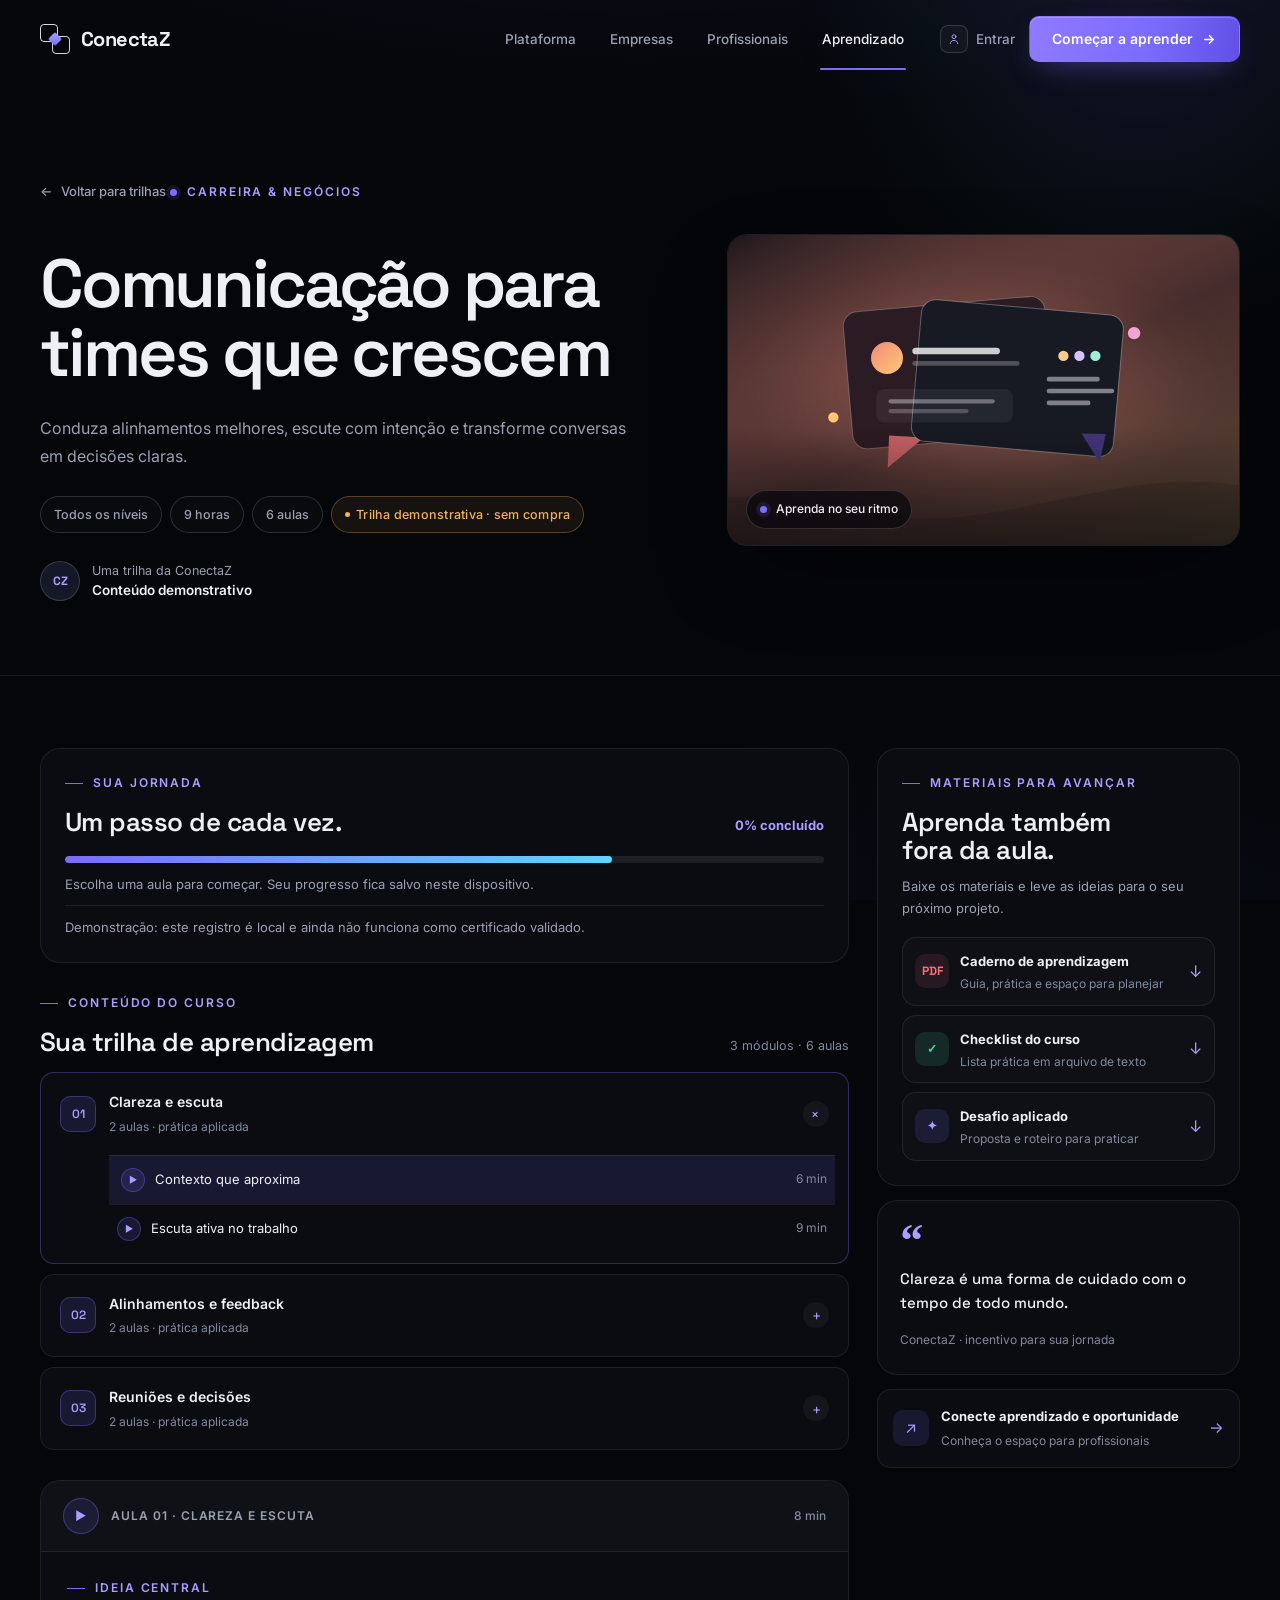
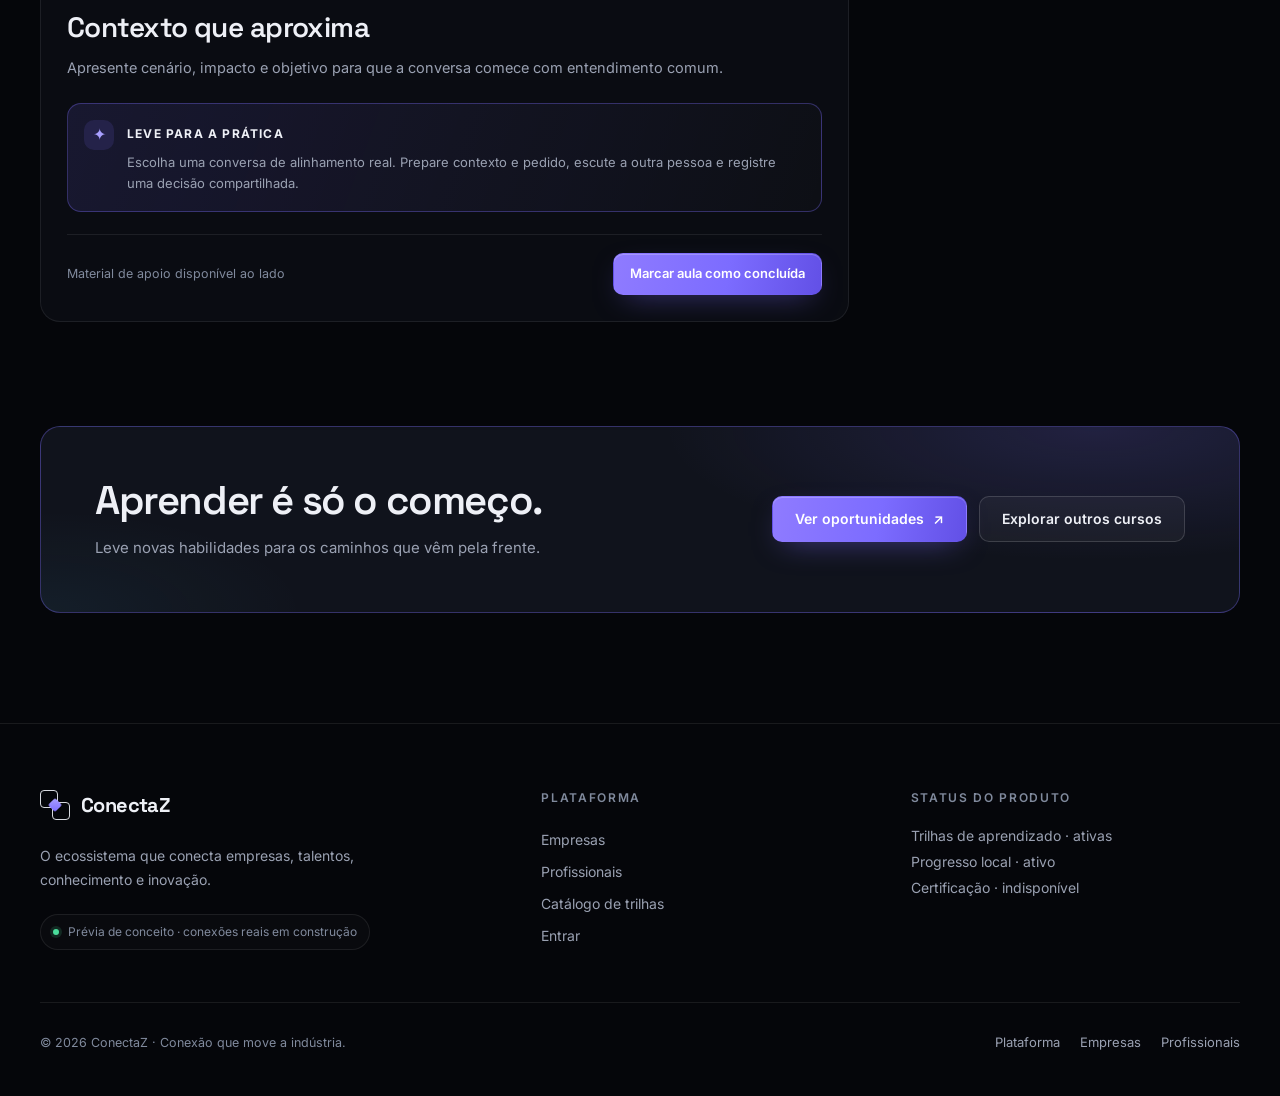
<file: curso-comunicacao.html>
<!doctype html>
<html lang="pt-BR">
<head>
  <meta charset="utf-8">
  <meta name="viewport" content="width=device-width, initial-scale=1">
  <meta name="theme-color" content="#05060a">
  <link rel="preconnect" href="https://fonts.googleapis.com">
  <link rel="preconnect" href="https://fonts.gstatic.com" crossorigin>
  <link rel="stylesheet" href="https://fonts.googleapis.com/css2?family=Inter:wght@400;500;600;700&family=Space+Grotesk:wght@400;500;600;700&display=swap">
  <meta name="description" content="Conduza alinhamentos melhores, escute com intenção e transforme conversas em decisões claras.">
  <link rel="icon" type="image/svg+xml" href="assets/favicon.svg">
  <link rel="manifest" href="manifest.webmanifest">
  <link rel="canonical" href="https://lucasalexandrevasconcellos.github.io/ConectaZ-Beta/curso-comunicacao.html">
  <meta property="og:type" content="website">
  <meta property="og:locale" content="pt_BR">
  <meta property="og:site_name" content="ConectaZ">
  <meta property="og:title" content="Comunicação para times que crescem — Curso ConectaZ">
  <meta property="og:description" content="Conduza alinhamentos melhores, escute com intenção e transforme conversas em decisões claras.">
  <meta property="og:url" content="https://lucasalexandrevasconcellos.github.io/ConectaZ-Beta/curso-comunicacao.html">
  <meta property="og:image" content="https://lucasalexandrevasconcellos.github.io/ConectaZ-Beta/assets/og/courses/comunicacao.png">
  <meta property="og:image:alt" content="Capa ilustrada do curso Comunicação para times que crescem">
  <meta name="twitter:card" content="summary_large_image">
  <meta name="twitter:title" content="Comunicação para times que crescem — Curso ConectaZ">
  <meta name="twitter:description" content="Conduza alinhamentos melhores, escute com intenção e transforme conversas em decisões claras.">
  <meta name="twitter:image" content="https://lucasalexandrevasconcellos.github.io/ConectaZ-Beta/assets/og/courses/comunicacao.png">
  <title>Comunicação para times que crescem — Cursos ConectaZ</title>
  <link rel="stylesheet" href="site.css">
  <script src="courses-data.js" defer></script>
  <script src="site.js" defer></script>
  <script type="application/ld+json">{"@context":"https://schema.org","@type":"Course","name":"Comunicação para times que crescem","description":"Conduza alinhamentos melhores, escute com intenção e transforme conversas em decisões claras.","inLanguage":"pt-BR","provider":{"@type":"Organization","name":"ConectaZ","url":"https://lucasalexandrevasconcellos.github.io/ConectaZ-Beta/"}}</script>
</head>
<body class="course-detail-page" data-course-id="comunicacao">
  <a class="skip-link" href="#conteudo">Pular para o conteúdo</a>
  <script src="site.js" defer></script>
  <script type="application/ld+json">{"@context":"https://schema.org","@type":"Course","name":"Comunicação para times que crescem","description":"Conduza alinhamentos melhores, escute com intenção e transforme conversas em decisões claras.","inLanguage":"pt-BR","provider":{"@type":"Organization","name":"ConectaZ","url":"https://lucasalexandrevasconcellos.github.io/ConectaZ-Beta/"}}</script>
</head>
<body class="course-detail-page" data-course-id="comunicacao">
  <div class="page-shell">
    <header class="site-header">
      <div class="wrap nav">
        <a class="brand" href="index.html" aria-label="ConectaZ, início"><span class="brand-symbol" aria-hidden="true"><i class="brand-diamond"></i></span><span>ConectaZ</span></a>
        <nav class="nav-links" id="nav-links" aria-label="Navegação principal"><a href="index.html">Plataforma</a><a href="empresas.html">Empresas</a><a href="profissionais.html">Profissionais</a><a href="catalogo.html" aria-current="page">Aprendizado</a></nav>
        <div class="nav-actions"><a class="login" href="profissionais.html">Entrar</a><a class="button button-primary" href="#trilha">Começar a aprender <svg class="button-arrow" viewBox="0 0 16 16" fill="none" aria-hidden="true"><path d="M3 8h9M8 4l4 4-4 4" stroke="currentColor" stroke-width="1.5" stroke-linecap="round" stroke-linejoin="round"/></svg></a><button class="menu-toggle" aria-label="Abrir menu" aria-expanded="false" aria-controls="nav-links"><svg width="18" height="18" viewBox="0 0 24 24" fill="none" aria-hidden="true"><path d="M4 7h16M4 12h16M4 17h16" stroke="currentColor" stroke-width="1.7" stroke-linecap="round"/></svg></button></div>
      </div>
    </header>
    <main id="conteudo" data-course-detail>
      <section class="course-detail-hero">
        <div class="wrap course-detail-grid">
          <div class="course-detail-copy">
            <a class="back-link reveal" href="catalogo.html#catalogo"><span aria-hidden="true">←</span> Voltar para trilhas</a>
            <div class="eyebrow reveal" data-delay="1"><span class="eyebrow-dot"></span><span data-course-category>Carreira &amp; negócios</span></div>
            <h1 class="reveal" data-delay="1" data-course-title>Comunicação para times que crescem</h1>
            <p class="hero-copy reveal" data-delay="2" data-course-description>Conduza alinhamentos melhores, escute com intenção e transforme conversas em decisões claras.</p>
            <div class="course-facts reveal" data-delay="2"><span data-course-level>Todos os níveis</span><span data-course-duration>9 horas</span><span data-course-lessons>6 aulas</span><span class="demo-badge">Trilha demonstrativa · sem compra</span></div>
            <div class="course-instructor reveal" data-delay="3"><span class="instructor-avatar" data-course-initials>CZ</span><span>Uma trilha da ConectaZ<br><strong data-course-instructor>Conteúdo demonstrativo</strong></span></div>
          </div>
          <div class="course-detail-art reveal" data-delay="2"><img data-course-cover alt="Ilustração de capa: Comunicação para times que crescem" src="assets/courses/communication.svg"><div class="cover-note"><span class="eyebrow-dot"></span> Aprenda no seu ritmo</div></div>
        </div>
      </section>
      <section class="course-content-section" id="trilha">
        <div class="wrap course-layout">
          <div class="course-main-column">
            <div class="course-progress-card reveal"><div class="progress-heading"><div><span class="section-kicker">Sua jornada</span><h2>Um passo de cada vez.</h2></div><strong data-progress-label>0% concluído</strong></div><div class="progress course-progress"><span data-progress-fill></span></div><p data-progress-caption>Escolha uma aula para começar. O progresso fica salvo neste dispositivo.</p><p class="prototype-note">Demonstração: este registro é local e ainda não funciona como certificado validado.</p></div>
            <section class="curriculum reveal" aria-labelledby="curriculum-title"><div class="curriculum-heading"><div><div class="section-kicker">Conteúdo do curso</div><h2 id="curriculum-title">Sua trilha de aprendizagem</h2></div><span data-curriculum-count>3 módulos · 6 aulas</span></div><div class="module-list" data-module-list><details class="module-item" open><summary><span class="module-number">01</span><span class="module-title">Clareza e escuta</span><span class="module-count">2 aulas</span><span class="module-chevron" aria-hidden="true">⌄</span></summary><div class="module-lessons"><details class="static-lesson"><summary><span class="lesson-play lesson-play-small" aria-hidden="true">▶</span><span class="lesson-name">Contexto que aproxima</span><span class="lesson-status">6 min</span></summary><p>Apresente cenário, impacto e objetivo para que a conversa comece com entendimento comum.</p></details><details class="static-lesson"><summary><span class="lesson-play lesson-play-small" aria-hidden="true">▶</span><span class="lesson-name">Escuta ativa no trabalho</span><span class="lesson-status">9 min</span></summary><p>Use perguntas abertas e reformulação para checar o que foi entendido.</p></details></div></details><details class="module-item"><summary><span class="module-number">02</span><span class="module-title">Alinhamentos e feedback</span><span class="module-count">2 aulas</span><span class="module-chevron" aria-hidden="true">⌄</span></summary><div class="module-lessons"><details class="static-lesson"><summary><span class="lesson-play lesson-play-small" aria-hidden="true">▶</span><span class="lesson-name">Feedback orientado à ação</span><span class="lesson-status">12 min</span></summary><p>Descreva situações observáveis, impacto e uma expectativa de mudança possível.</p></details><details class="static-lesson"><summary><span class="lesson-play lesson-play-small" aria-hidden="true">▶</span><span class="lesson-name">Conversas difíceis com respeito</span><span class="lesson-status">8 min</span></summary><p>Prepare fatos, cuide do momento e mantenha a conversa focada em acordos.</p></details></div></details><details class="module-item"><summary><span class="module-number">03</span><span class="module-title">Reuniões e decisões</span><span class="module-count">2 aulas</span><span class="module-chevron" aria-hidden="true">⌄</span></summary><div class="module-lessons"><details class="static-lesson"><summary><span class="lesson-play lesson-play-small" aria-hidden="true">▶</span><span class="lesson-name">Reuniões que chegam a algum lugar</span><span class="lesson-status">11 min</span></summary><p>Defina propósito, participantes essenciais e uma decisão que precisa sair da conversa.</p></details><details class="static-lesson"><summary><span class="lesson-play lesson-play-small" aria-hidden="true">▶</span><span class="lesson-name">Acordos que viram ação</span><span class="lesson-status">7 min</span></summary><p>Feche com responsáveis, prazos, registro e um modo simples de acompanhar.</p></details></div></details></div></section>
            <section class="lesson-workspace reveal" data-lesson-workspace aria-live="polite"><div class="lesson-empty"><span class="lesson-play" aria-hidden="true">▶</span><div><div class="section-kicker">Aula selecionada</div><h2>Escolha uma aula para começar</h2><p>As aulas combinam conceitos rápidos e prática para você aplicar no trabalho.</p></div></div></section>
          </div>
          <aside class="course-sidebar">
            <section class="resource-panel reveal"><div class="section-kicker">Materiais para avançar</div><h2>Aprenda também fora da aula.</h2><p>Baixe os materiais e leve as ideias para o seu próximo projeto.</p><div class="resource-list" data-resource-list><a class="resource-card" href="materiais/guia-comunicacao-times.pdf" download><span class="resource-icon resource-pdf">PDF</span><span><strong>Guia de aprendizagem</strong><small>Material prático em PDF</small></span><span class="resource-download" aria-hidden="true">↓</span></a><a class="resource-card" href="materiais/checklist-comunicacao.txt" download><span class="resource-icon resource-check">✓</span><span><strong>Checklist do curso</strong><small>Lista de habilidades para praticar</small></span><span class="resource-download" aria-hidden="true">↓</span></a><a class="resource-card" href="materiais/desafio-comunicacao.md" download><span class="resource-icon resource-template">✦</span><span><strong>Desafio aplicado</strong><small>Proposta e roteiro de prática</small></span><span class="resource-download" aria-hidden="true">↓</span></a></div></section>
            <section class="course-quote-card reveal" data-delay="1"><div class="quote-mark" aria-hidden="true">“</div><p data-course-quote>Clareza é uma forma de cuidado com o tempo de todo mundo.</p><span>ConectaZ · incentivo para sua jornada</span></section>
            <a class="sidebar-link reveal" data-delay="2" href="profissionais.html"><span class="sidebar-icon" aria-hidden="true">↗</span><span><strong>Conecte aprendizado e oportunidade</strong><small>Conheça o espaço para profissionais</small></span><span aria-hidden="true">→</span></a>
          </aside>
        </div>
      </section>
      <section class="final-cta"><div class="wrap"><div class="cta-panel"><div><h2>Aprender é só o começo.</h2><p>Leve novas habilidades para os caminhos que vêm pela frente.</p></div><div class="cta-actions"><a class="button button-primary" href="profissionais.html">Ver oportunidades <span aria-hidden="true">↗</span></a><a class="button button-glass" href="catalogo.html#catalogo">Explorar outros cursos</a></div></div></div></section>
    </main>
    <footer class="footer"><div class="wrap"><div class="footer-grid"><div><a class="brand" href="index.html"><span class="brand-symbol" aria-hidden="true"><i class="brand-diamond"></i></span><span>ConectaZ</span></a><p class="footer-tagline">O ecossistema que conecta empresas, talentos, conhecimento e inovação.</p><span class="footer-status">Prévia de conceito · conexões reais em construção</span></div><div><div class="footer-col-title">Plataforma</div><div class="footer-links"><a href="empresas.html">Empresas</a><a href="profissionais.html">Profissionais</a><a href="catalogo.html">Catálogo de trilhas</a><a href="login.html">Entrar</a></div></div><div><div class="footer-col-title">Status do produto</div><div class="footer-links"><span>Trilhas de aprendizado · ativas</span><span>Progresso local · ativo</span><span>Certificação · indisponível</span></div></div></div><div class="footer-bottom"><div class="footer-note">© 2026 ConectaZ · Conexão que move a indústria.</div><div class="footer-links-row"><a href="index.html">Plataforma</a><a href="empresas.html">Empresas</a><a href="profissionais.html">Profissionais</a></div></div></div></footer>
  </div>
</body>
</html>
</file>
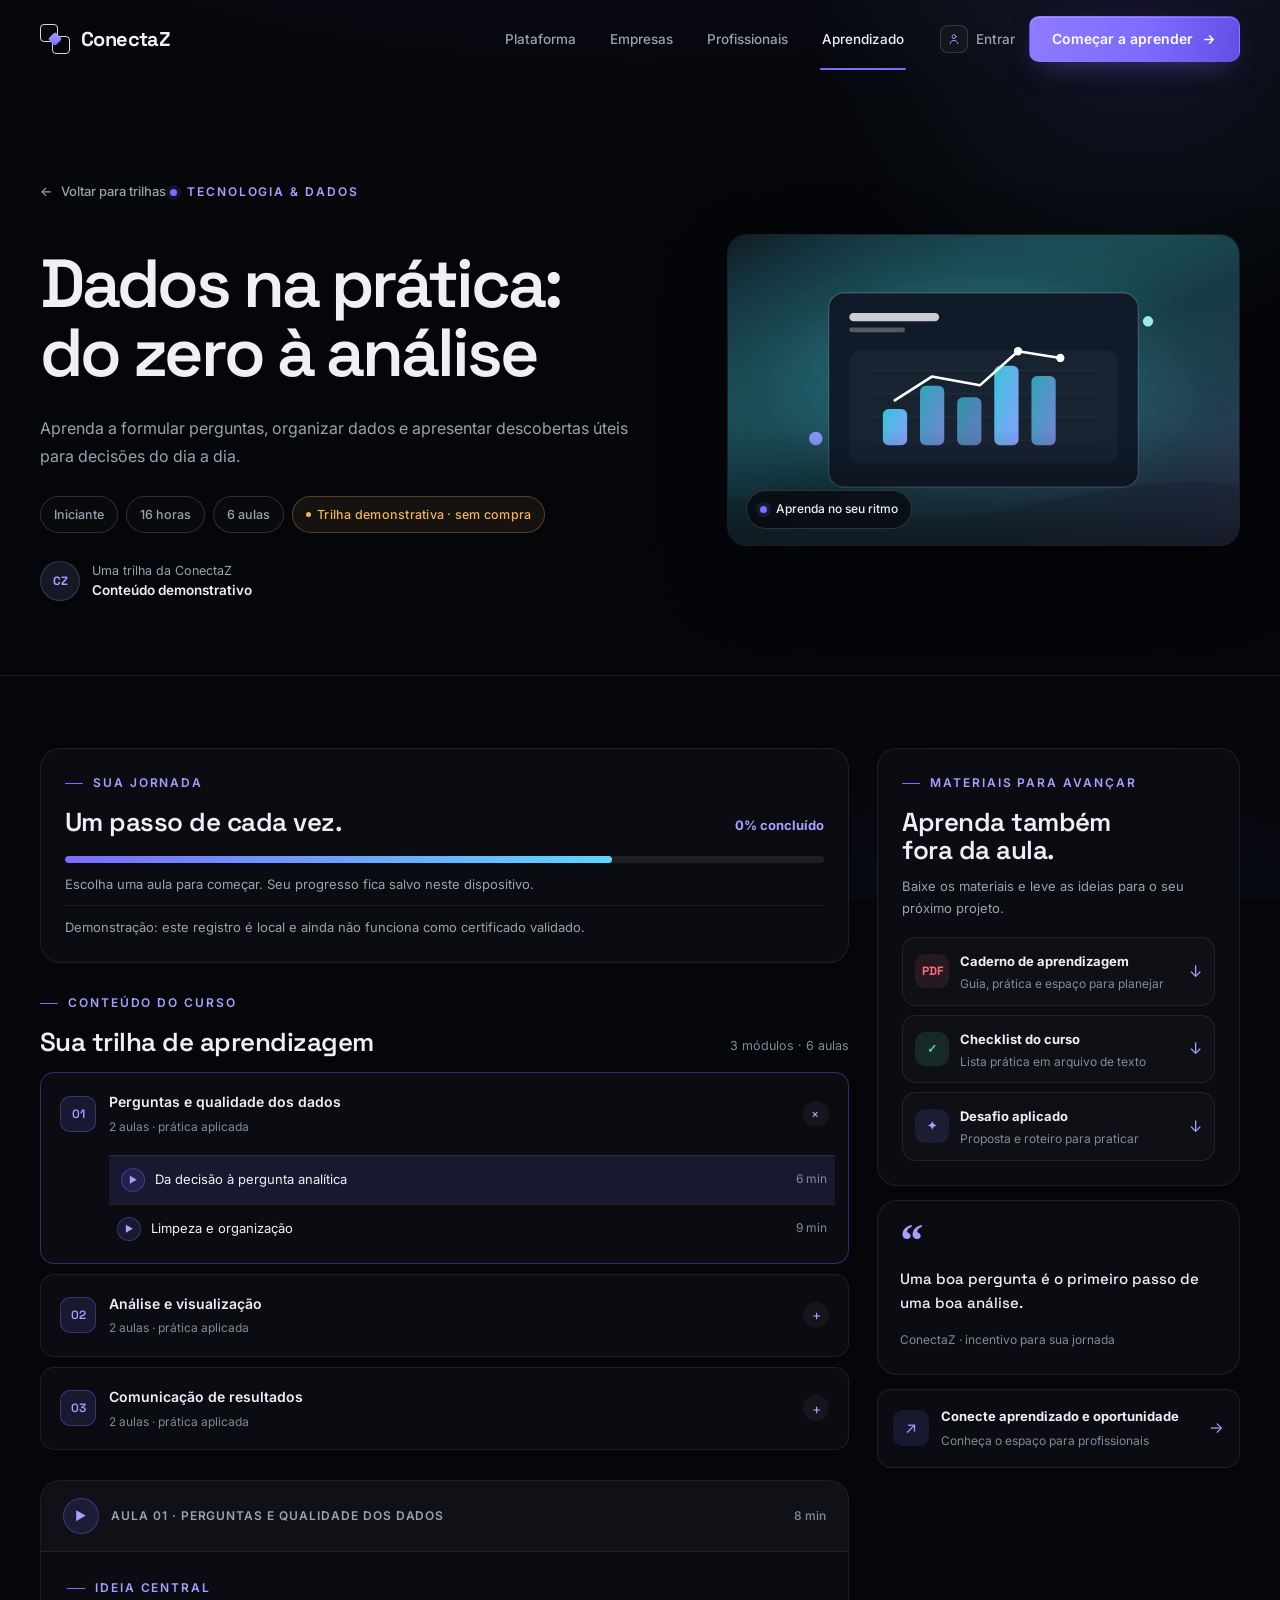
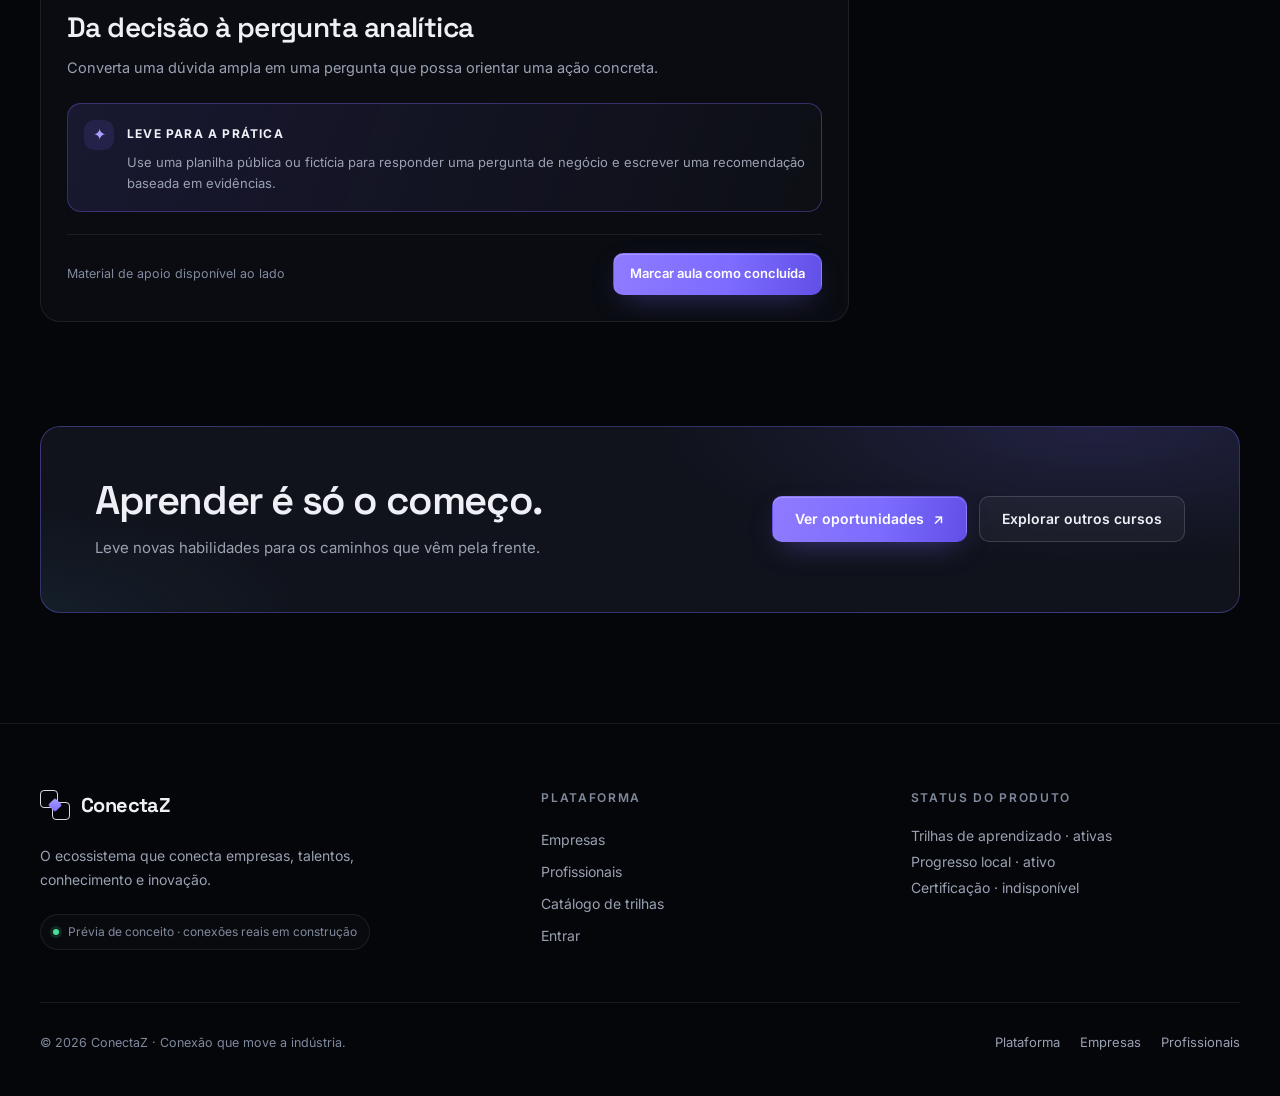
<file: curso-dados.html>
<!doctype html>
<html lang="pt-BR">
<head>
  <meta charset="utf-8">
  <meta name="viewport" content="width=device-width, initial-scale=1">
  <meta name="theme-color" content="#05060a">
  <link rel="preconnect" href="https://fonts.googleapis.com">
  <link rel="preconnect" href="https://fonts.gstatic.com" crossorigin>
  <link rel="stylesheet" href="https://fonts.googleapis.com/css2?family=Inter:wght@400;500;600;700&family=Space+Grotesk:wght@400;500;600;700&display=swap">
  <meta name="description" content="Aprenda a formular perguntas, organizar dados e apresentar descobertas úteis para decisões do dia a dia.">
  <link rel="icon" type="image/svg+xml" href="assets/favicon.svg">
  <link rel="manifest" href="manifest.webmanifest">
  <link rel="canonical" href="https://lucasalexandrevasconcellos.github.io/ConectaZ-Beta/curso-dados.html">
  <meta property="og:type" content="website">
  <meta property="og:locale" content="pt_BR">
  <meta property="og:site_name" content="ConectaZ">
  <meta property="og:title" content="Dados na prática: do zero à análise — Curso ConectaZ">
  <meta property="og:description" content="Aprenda a formular perguntas, organizar dados e apresentar descobertas úteis para decisões do dia a dia.">
  <meta property="og:url" content="https://lucasalexandrevasconcellos.github.io/ConectaZ-Beta/curso-dados.html">
  <meta property="og:image" content="https://lucasalexandrevasconcellos.github.io/ConectaZ-Beta/assets/og/courses/dados.png">
  <meta property="og:image:alt" content="Capa ilustrada do curso Dados na prática: do zero à análise">
  <meta name="twitter:card" content="summary_large_image">
  <meta name="twitter:title" content="Dados na prática: do zero à análise — Curso ConectaZ">
  <meta name="twitter:description" content="Aprenda a formular perguntas, organizar dados e apresentar descobertas úteis para decisões do dia a dia.">
  <meta name="twitter:image" content="https://lucasalexandrevasconcellos.github.io/ConectaZ-Beta/assets/og/courses/dados.png">
  <title>Dados na prática: do zero à análise — Cursos ConectaZ</title>
  <link rel="stylesheet" href="site.css">
  <script src="courses-data.js" defer></script>
  <script src="site.js" defer></script>
  <script type="application/ld+json">{"@context":"https://schema.org","@type":"Course","name":"Dados na prática: do zero à análise","description":"Aprenda a formular perguntas, organizar dados e apresentar descobertas úteis para decisões do dia a dia.","inLanguage":"pt-BR","provider":{"@type":"Organization","name":"ConectaZ","url":"https://lucasalexandrevasconcellos.github.io/ConectaZ-Beta/"}}</script>
</head>
<body class="course-detail-page" data-course-id="dados">
  <a class="skip-link" href="#conteudo">Pular para o conteúdo</a>
  <script src="site.js" defer></script>
  <script type="application/ld+json">{"@context":"https://schema.org","@type":"Course","name":"Dados na prática: do zero à análise","description":"Aprenda a formular perguntas, organizar dados e apresentar descobertas úteis para decisões do dia a dia.","inLanguage":"pt-BR","provider":{"@type":"Organization","name":"ConectaZ","url":"https://lucasalexandrevasconcellos.github.io/ConectaZ-Beta/"}}</script>
</head>
<body class="course-detail-page" data-course-id="dados">
  <div class="page-shell">
    <header class="site-header">
      <div class="wrap nav">
        <a class="brand" href="index.html" aria-label="ConectaZ, início"><span class="brand-symbol" aria-hidden="true"><i class="brand-diamond"></i></span><span>ConectaZ</span></a>
        <nav class="nav-links" id="nav-links" aria-label="Navegação principal"><a href="index.html">Plataforma</a><a href="empresas.html">Empresas</a><a href="profissionais.html">Profissionais</a><a href="catalogo.html" aria-current="page">Aprendizado</a></nav>
        <div class="nav-actions"><a class="login" href="profissionais.html">Entrar</a><a class="button button-primary" href="#trilha">Começar a aprender <svg class="button-arrow" viewBox="0 0 16 16" fill="none" aria-hidden="true"><path d="M3 8h9M8 4l4 4-4 4" stroke="currentColor" stroke-width="1.5" stroke-linecap="round" stroke-linejoin="round"/></svg></a><button class="menu-toggle" aria-label="Abrir menu" aria-expanded="false" aria-controls="nav-links"><svg width="18" height="18" viewBox="0 0 24 24" fill="none" aria-hidden="true"><path d="M4 7h16M4 12h16M4 17h16" stroke="currentColor" stroke-width="1.7" stroke-linecap="round"/></svg></button></div>
      </div>
    </header>
    <main id="conteudo" data-course-detail>
      <section class="course-detail-hero">
        <div class="wrap course-detail-grid">
          <div class="course-detail-copy">
            <a class="back-link reveal" href="catalogo.html#catalogo"><span aria-hidden="true">←</span> Voltar para trilhas</a>
            <div class="eyebrow reveal" data-delay="1"><span class="eyebrow-dot"></span><span data-course-category>Tecnologia &amp; dados</span></div>
            <h1 class="reveal" data-delay="1" data-course-title>Dados na prática: do zero à análise</h1>
            <p class="hero-copy reveal" data-delay="2" data-course-description>Aprenda a formular perguntas, organizar dados e apresentar descobertas úteis para decisões do dia a dia.</p>
            <div class="course-facts reveal" data-delay="2"><span data-course-level>Iniciante</span><span data-course-duration>16 horas</span><span data-course-lessons>6 aulas</span><span class="demo-badge">Trilha demonstrativa · sem compra</span></div>
            <div class="course-instructor reveal" data-delay="3"><span class="instructor-avatar" data-course-initials>CZ</span><span>Uma trilha da ConectaZ<br><strong data-course-instructor>Conteúdo demonstrativo</strong></span></div>
          </div>
          <div class="course-detail-art reveal" data-delay="2"><img data-course-cover alt="Ilustração de capa: Dados na prática: do zero à análise" src="assets/courses/data.svg"><div class="cover-note"><span class="eyebrow-dot"></span> Aprenda no seu ritmo</div></div>
        </div>
      </section>
      <section class="course-content-section" id="trilha">
        <div class="wrap course-layout">
          <div class="course-main-column">
            <div class="course-progress-card reveal"><div class="progress-heading"><div><span class="section-kicker">Sua jornada</span><h2>Um passo de cada vez.</h2></div><strong data-progress-label>0% concluído</strong></div><div class="progress course-progress"><span data-progress-fill></span></div><p data-progress-caption>Escolha uma aula para começar. O progresso fica salvo neste dispositivo.</p><p class="prototype-note">Demonstração: este registro é local e ainda não funciona como certificado validado.</p></div>
            <section class="curriculum reveal" aria-labelledby="curriculum-title"><div class="curriculum-heading"><div><div class="section-kicker">Conteúdo do curso</div><h2 id="curriculum-title">Sua trilha de aprendizagem</h2></div><span data-curriculum-count>3 módulos · 6 aulas</span></div><div class="module-list" data-module-list><details class="module-item" open><summary><span class="module-number">01</span><span class="module-title">Perguntas e qualidade dos dados</span><span class="module-count">2 aulas</span><span class="module-chevron" aria-hidden="true">⌄</span></summary><div class="module-lessons"><details class="static-lesson"><summary><span class="lesson-play lesson-play-small" aria-hidden="true">▶</span><span class="lesson-name">Da decisão à pergunta analítica</span><span class="lesson-status">6 min</span></summary><p>Converta uma dúvida ampla em uma pergunta que possa orientar uma ação concreta.</p></details><details class="static-lesson"><summary><span class="lesson-play lesson-play-small" aria-hidden="true">▶</span><span class="lesson-name">Limpeza e organização</span><span class="lesson-status">9 min</span></summary><p>Confira tipos, duplicidades, vazios e consistência antes de calcular qualquer coisa.</p></details></div></details><details class="module-item"><summary><span class="module-number">02</span><span class="module-title">Análise e visualização</span><span class="module-count">2 aulas</span><span class="module-chevron" aria-hidden="true">⌄</span></summary><div class="module-lessons"><details class="static-lesson"><summary><span class="lesson-play lesson-play-small" aria-hidden="true">▶</span><span class="lesson-name">Resumo estatístico sem mistério</span><span class="lesson-status">12 min</span></summary><p>Use contagens, médias e comparações com atenção ao contexto e às unidades.</p></details><details class="static-lesson"><summary><span class="lesson-play lesson-play-small" aria-hidden="true">▶</span><span class="lesson-name">Gráficos que explicam</span><span class="lesson-status">8 min</span></summary><p>Escolha uma visualização pela comparação que deseja tornar fácil de perceber.</p></details></div></details><details class="module-item"><summary><span class="module-number">03</span><span class="module-title">Comunicação de resultados</span><span class="module-count">2 aulas</span><span class="module-chevron" aria-hidden="true">⌄</span></summary><div class="module-lessons"><details class="static-lesson"><summary><span class="lesson-play lesson-play-small" aria-hidden="true">▶</span><span class="lesson-name">Da descoberta à recomendação</span><span class="lesson-status">11 min</span></summary><p>Construa uma narrativa curta que conecte pergunta, evidência, recomendação e limite.</p></details><details class="static-lesson"><summary><span class="lesson-play lesson-play-small" aria-hidden="true">▶</span><span class="lesson-name">Apresentação para decisão</span><span class="lesson-status">7 min</span></summary><p>Prepare um resumo executivo e antecipe dúvidas sem esconder incertezas.</p></details></div></details></div></section>
            <section class="lesson-workspace reveal" data-lesson-workspace aria-live="polite"><div class="lesson-empty"><span class="lesson-play" aria-hidden="true">▶</span><div><div class="section-kicker">Aula selecionada</div><h2>Escolha uma aula para começar</h2><p>As aulas combinam conceitos rápidos e prática para você aplicar no trabalho.</p></div></div></section>
          </div>
          <aside class="course-sidebar">
            <section class="resource-panel reveal"><div class="section-kicker">Materiais para avançar</div><h2>Aprenda também fora da aula.</h2><p>Baixe os materiais e leve as ideias para o seu próximo projeto.</p><div class="resource-list" data-resource-list><a class="resource-card" href="materiais/caderno-dados-pratica.pdf" download><span class="resource-icon resource-pdf">PDF</span><span><strong>Guia de aprendizagem</strong><small>Material prático em PDF</small></span><span class="resource-download" aria-hidden="true">↓</span></a><a class="resource-card" href="materiais/checklist-dados.txt" download><span class="resource-icon resource-check">✓</span><span><strong>Checklist do curso</strong><small>Lista de habilidades para praticar</small></span><span class="resource-download" aria-hidden="true">↓</span></a><a class="resource-card" href="materiais/desafio-dados.md" download><span class="resource-icon resource-template">✦</span><span><strong>Desafio aplicado</strong><small>Proposta e roteiro de prática</small></span><span class="resource-download" aria-hidden="true">↓</span></a></div></section>
            <section class="course-quote-card reveal" data-delay="1"><div class="quote-mark" aria-hidden="true">“</div><p data-course-quote>Uma boa pergunta é o primeiro passo de uma boa análise.</p><span>ConectaZ · incentivo para sua jornada</span></section>
            <a class="sidebar-link reveal" data-delay="2" href="profissionais.html"><span class="sidebar-icon" aria-hidden="true">↗</span><span><strong>Conecte aprendizado e oportunidade</strong><small>Conheça o espaço para profissionais</small></span><span aria-hidden="true">→</span></a>
          </aside>
        </div>
      </section>
      <section class="final-cta"><div class="wrap"><div class="cta-panel"><div><h2>Aprender é só o começo.</h2><p>Leve novas habilidades para os caminhos que vêm pela frente.</p></div><div class="cta-actions"><a class="button button-primary" href="profissionais.html">Ver oportunidades <span aria-hidden="true">↗</span></a><a class="button button-glass" href="catalogo.html#catalogo">Explorar outros cursos</a></div></div></div></section>
    </main>
    <footer class="footer"><div class="wrap"><div class="footer-grid"><div><a class="brand" href="index.html"><span class="brand-symbol" aria-hidden="true"><i class="brand-diamond"></i></span><span>ConectaZ</span></a><p class="footer-tagline">O ecossistema que conecta empresas, talentos, conhecimento e inovação.</p><span class="footer-status">Prévia de conceito · conexões reais em construção</span></div><div><div class="footer-col-title">Plataforma</div><div class="footer-links"><a href="empresas.html">Empresas</a><a href="profissionais.html">Profissionais</a><a href="catalogo.html">Catálogo de trilhas</a><a href="login.html">Entrar</a></div></div><div><div class="footer-col-title">Status do produto</div><div class="footer-links"><span>Trilhas de aprendizado · ativas</span><span>Progresso local · ativo</span><span>Certificação · indisponível</span></div></div></div><div class="footer-bottom"><div class="footer-note">© 2026 ConectaZ · Conexão que move a indústria.</div><div class="footer-links-row"><a href="index.html">Plataforma</a><a href="empresas.html">Empresas</a><a href="profissionais.html">Profissionais</a></div></div></div></footer>
  </div>
</body>
</html>
</file>
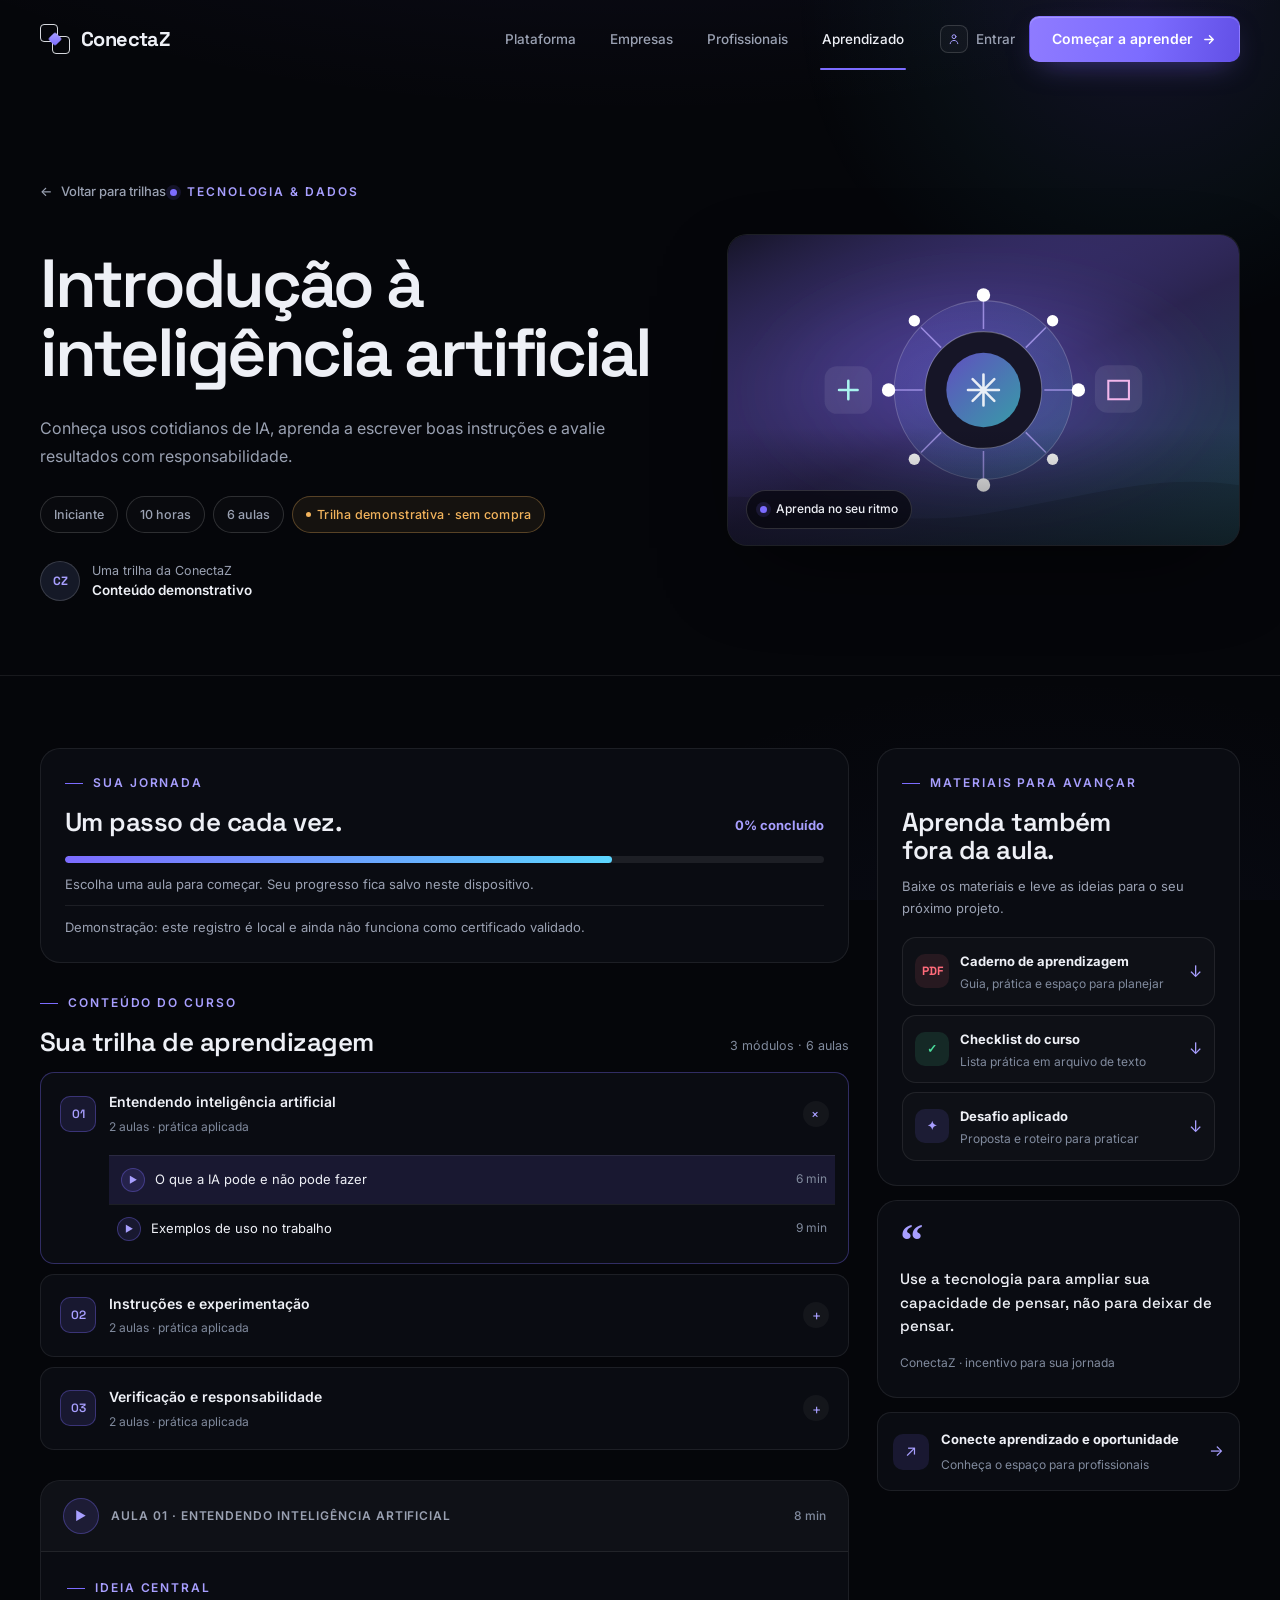
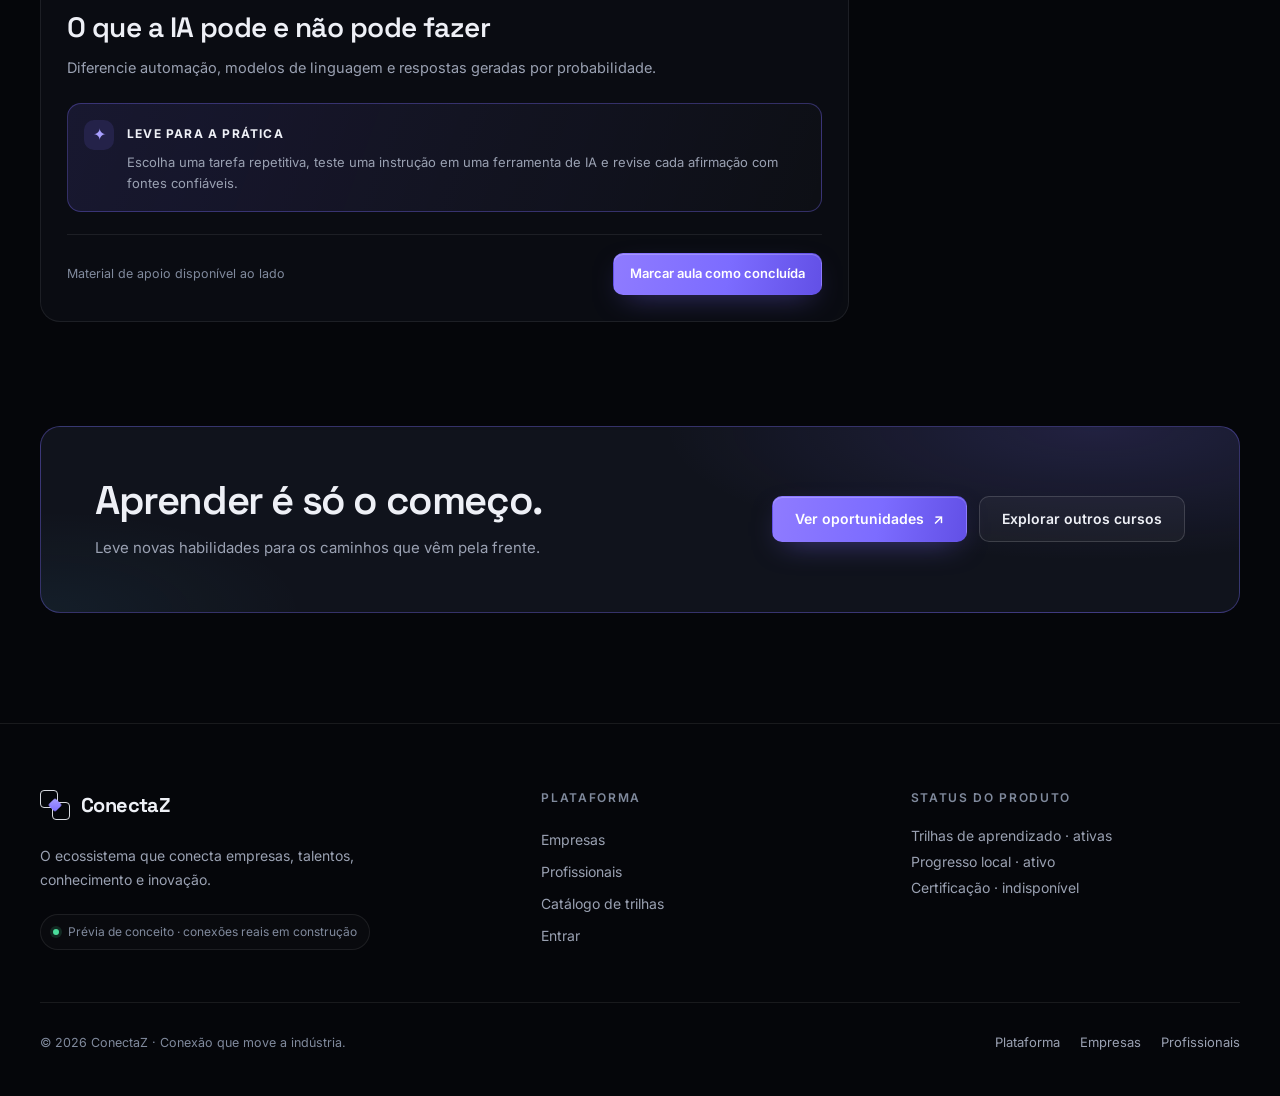
<file: curso-ia.html>
<!doctype html>
<html lang="pt-BR">
<head>
  <meta charset="utf-8">
  <meta name="viewport" content="width=device-width, initial-scale=1">
  <meta name="theme-color" content="#05060a">
  <link rel="preconnect" href="https://fonts.googleapis.com">
  <link rel="preconnect" href="https://fonts.gstatic.com" crossorigin>
  <link rel="stylesheet" href="https://fonts.googleapis.com/css2?family=Inter:wght@400;500;600;700&family=Space+Grotesk:wght@400;500;600;700&display=swap">
  <meta name="description" content="Conheça usos cotidianos de IA, aprenda a escrever boas instruções e avalie resultados com responsabilidade.">
  <link rel="icon" type="image/svg+xml" href="assets/favicon.svg">
  <link rel="manifest" href="manifest.webmanifest">
  <link rel="canonical" href="https://lucasalexandrevasconcellos.github.io/ConectaZ-Beta/curso-ia.html">
  <meta property="og:type" content="website">
  <meta property="og:locale" content="pt_BR">
  <meta property="og:site_name" content="ConectaZ">
  <meta property="og:title" content="Introdução à inteligência artificial — Curso ConectaZ">
  <meta property="og:description" content="Conheça usos cotidianos de IA, aprenda a escrever boas instruções e avalie resultados com responsabilidade.">
  <meta property="og:url" content="https://lucasalexandrevasconcellos.github.io/ConectaZ-Beta/curso-ia.html">
  <meta property="og:image" content="https://lucasalexandrevasconcellos.github.io/ConectaZ-Beta/assets/og/courses/ia.png">
  <meta property="og:image:alt" content="Capa ilustrada do curso Introdução à inteligência artificial">
  <meta name="twitter:card" content="summary_large_image">
  <meta name="twitter:title" content="Introdução à inteligência artificial — Curso ConectaZ">
  <meta name="twitter:description" content="Conheça usos cotidianos de IA, aprenda a escrever boas instruções e avalie resultados com responsabilidade.">
  <meta name="twitter:image" content="https://lucasalexandrevasconcellos.github.io/ConectaZ-Beta/assets/og/courses/ia.png">
  <title>Introdução à inteligência artificial — Cursos ConectaZ</title>
  <link rel="stylesheet" href="site.css">
  <script src="courses-data.js" defer></script>
  <script src="site.js" defer></script>
  <script type="application/ld+json">{"@context":"https://schema.org","@type":"Course","name":"Introdução à inteligência artificial","description":"Conheça usos cotidianos de IA, aprenda a escrever boas instruções e avalie resultados com responsabilidade.","inLanguage":"pt-BR","provider":{"@type":"Organization","name":"ConectaZ","url":"https://lucasalexandrevasconcellos.github.io/ConectaZ-Beta/"}}</script>
</head>
<body class="course-detail-page" data-course-id="ia">
  <a class="skip-link" href="#conteudo">Pular para o conteúdo</a>
  <script src="site.js" defer></script>
  <script type="application/ld+json">{"@context":"https://schema.org","@type":"Course","name":"Introdução à inteligência artificial","description":"Conheça usos cotidianos de IA, aprenda a escrever boas instruções e avalie resultados com responsabilidade.","inLanguage":"pt-BR","provider":{"@type":"Organization","name":"ConectaZ","url":"https://lucasalexandrevasconcellos.github.io/ConectaZ-Beta/"}}</script>
</head>
<body class="course-detail-page" data-course-id="ia">
  <div class="page-shell">
    <header class="site-header">
      <div class="wrap nav">
        <a class="brand" href="index.html" aria-label="ConectaZ, início"><span class="brand-symbol" aria-hidden="true"><i class="brand-diamond"></i></span><span>ConectaZ</span></a>
        <nav class="nav-links" id="nav-links" aria-label="Navegação principal"><a href="index.html">Plataforma</a><a href="empresas.html">Empresas</a><a href="profissionais.html">Profissionais</a><a href="catalogo.html" aria-current="page">Aprendizado</a></nav>
        <div class="nav-actions"><a class="login" href="profissionais.html">Entrar</a><a class="button button-primary" href="#trilha">Começar a aprender <svg class="button-arrow" viewBox="0 0 16 16" fill="none" aria-hidden="true"><path d="M3 8h9M8 4l4 4-4 4" stroke="currentColor" stroke-width="1.5" stroke-linecap="round" stroke-linejoin="round"/></svg></a><button class="menu-toggle" aria-label="Abrir menu" aria-expanded="false" aria-controls="nav-links"><svg width="18" height="18" viewBox="0 0 24 24" fill="none" aria-hidden="true"><path d="M4 7h16M4 12h16M4 17h16" stroke="currentColor" stroke-width="1.7" stroke-linecap="round"/></svg></button></div>
      </div>
    </header>
    <main id="conteudo" data-course-detail>
      <section class="course-detail-hero">
        <div class="wrap course-detail-grid">
          <div class="course-detail-copy">
            <a class="back-link reveal" href="catalogo.html#catalogo"><span aria-hidden="true">←</span> Voltar para trilhas</a>
            <div class="eyebrow reveal" data-delay="1"><span class="eyebrow-dot"></span><span data-course-category>Tecnologia &amp; dados</span></div>
            <h1 class="reveal" data-delay="1" data-course-title>Introdução à inteligência artificial</h1>
            <p class="hero-copy reveal" data-delay="2" data-course-description>Conheça usos cotidianos de IA, aprenda a escrever boas instruções e avalie resultados com responsabilidade.</p>
            <div class="course-facts reveal" data-delay="2"><span data-course-level>Iniciante</span><span data-course-duration>10 horas</span><span data-course-lessons>6 aulas</span><span class="demo-badge">Trilha demonstrativa · sem compra</span></div>
            <div class="course-instructor reveal" data-delay="3"><span class="instructor-avatar" data-course-initials>CZ</span><span>Uma trilha da ConectaZ<br><strong data-course-instructor>Conteúdo demonstrativo</strong></span></div>
          </div>
          <div class="course-detail-art reveal" data-delay="2"><img data-course-cover alt="Ilustração de capa: Introdução à inteligência artificial" src="assets/courses/ai.svg"><div class="cover-note"><span class="eyebrow-dot"></span> Aprenda no seu ritmo</div></div>
        </div>
      </section>
      <section class="course-content-section" id="trilha">
        <div class="wrap course-layout">
          <div class="course-main-column">
            <div class="course-progress-card reveal"><div class="progress-heading"><div><span class="section-kicker">Sua jornada</span><h2>Um passo de cada vez.</h2></div><strong data-progress-label>0% concluído</strong></div><div class="progress course-progress"><span data-progress-fill></span></div><p data-progress-caption>Escolha uma aula para começar. O progresso fica salvo neste dispositivo.</p><p class="prototype-note">Demonstração: este registro é local e ainda não funciona como certificado validado.</p></div>
            <section class="curriculum reveal" aria-labelledby="curriculum-title"><div class="curriculum-heading"><div><div class="section-kicker">Conteúdo do curso</div><h2 id="curriculum-title">Sua trilha de aprendizagem</h2></div><span data-curriculum-count>3 módulos · 6 aulas</span></div><div class="module-list" data-module-list><details class="module-item" open><summary><span class="module-number">01</span><span class="module-title">Entendendo inteligência artificial</span><span class="module-count">2 aulas</span><span class="module-chevron" aria-hidden="true">⌄</span></summary><div class="module-lessons"><details class="static-lesson"><summary><span class="lesson-play lesson-play-small" aria-hidden="true">▶</span><span class="lesson-name">O que a IA pode e não pode fazer</span><span class="lesson-status">6 min</span></summary><p>Diferencie automação, modelos de linguagem e respostas geradas por probabilidade.</p></details><details class="static-lesson"><summary><span class="lesson-play lesson-play-small" aria-hidden="true">▶</span><span class="lesson-name">Exemplos de uso no trabalho</span><span class="lesson-status">9 min</span></summary><p>Encontre tarefas de apoio sem transferir decisões sensíveis ou dados privados.</p></details></div></details><details class="module-item"><summary><span class="module-number">02</span><span class="module-title">Instruções e experimentação</span><span class="module-count">2 aulas</span><span class="module-chevron" aria-hidden="true">⌄</span></summary><div class="module-lessons"><details class="static-lesson"><summary><span class="lesson-play lesson-play-small" aria-hidden="true">▶</span><span class="lesson-name">Como escrever bons prompts</span><span class="lesson-status">12 min</span></summary><p>Combine papel, objetivo, contexto, restrições e formato para diminuir ambiguidades.</p></details><details class="static-lesson"><summary><span class="lesson-play lesson-play-small" aria-hidden="true">▶</span><span class="lesson-name">Refinar e comparar respostas</span><span class="lesson-status">8 min</span></summary><p>Mude uma variável por vez e avalie os resultados com critérios claros.</p></details></div></details><details class="module-item"><summary><span class="module-number">03</span><span class="module-title">Verificação e responsabilidade</span><span class="module-count">2 aulas</span><span class="module-chevron" aria-hidden="true">⌄</span></summary><div class="module-lessons"><details class="static-lesson"><summary><span class="lesson-play lesson-play-small" aria-hidden="true">▶</span><span class="lesson-name">Checagem de fatos e vieses</span><span class="lesson-status">11 min</span></summary><p>Verifique informações, procure omissões e reconheça vieses e limitações do modelo.</p></details><details class="static-lesson"><summary><span class="lesson-play lesson-play-small" aria-hidden="true">▶</span><span class="lesson-name">Uso seguro e ético</span><span class="lesson-status">7 min</span></summary><p>Proteja dados, respeite direitos de uso e mantenha supervisão humana adequada.</p></details></div></details></div></section>
            <section class="lesson-workspace reveal" data-lesson-workspace aria-live="polite"><div class="lesson-empty"><span class="lesson-play" aria-hidden="true">▶</span><div><div class="section-kicker">Aula selecionada</div><h2>Escolha uma aula para começar</h2><p>As aulas combinam conceitos rápidos e prática para você aplicar no trabalho.</p></div></div></section>
          </div>
          <aside class="course-sidebar">
            <section class="resource-panel reveal"><div class="section-kicker">Materiais para avançar</div><h2>Aprenda também fora da aula.</h2><p>Baixe os materiais e leve as ideias para o seu próximo projeto.</p><div class="resource-list" data-resource-list><a class="resource-card" href="materiais/guia-inteligencia-artificial.pdf" download><span class="resource-icon resource-pdf">PDF</span><span><strong>Guia de aprendizagem</strong><small>Material prático em PDF</small></span><span class="resource-download" aria-hidden="true">↓</span></a><a class="resource-card" href="materiais/checklist-ia.txt" download><span class="resource-icon resource-check">✓</span><span><strong>Checklist do curso</strong><small>Lista de habilidades para praticar</small></span><span class="resource-download" aria-hidden="true">↓</span></a><a class="resource-card" href="materiais/desafio-ia.md" download><span class="resource-icon resource-template">✦</span><span><strong>Desafio aplicado</strong><small>Proposta e roteiro de prática</small></span><span class="resource-download" aria-hidden="true">↓</span></a></div></section>
            <section class="course-quote-card reveal" data-delay="1"><div class="quote-mark" aria-hidden="true">“</div><p data-course-quote>Use a tecnologia para ampliar sua capacidade de pensar, não para deixar de pensar.</p><span>ConectaZ · incentivo para sua jornada</span></section>
            <a class="sidebar-link reveal" data-delay="2" href="profissionais.html"><span class="sidebar-icon" aria-hidden="true">↗</span><span><strong>Conecte aprendizado e oportunidade</strong><small>Conheça o espaço para profissionais</small></span><span aria-hidden="true">→</span></a>
          </aside>
        </div>
      </section>
      <section class="final-cta"><div class="wrap"><div class="cta-panel"><div><h2>Aprender é só o começo.</h2><p>Leve novas habilidades para os caminhos que vêm pela frente.</p></div><div class="cta-actions"><a class="button button-primary" href="profissionais.html">Ver oportunidades <span aria-hidden="true">↗</span></a><a class="button button-glass" href="catalogo.html#catalogo">Explorar outros cursos</a></div></div></div></section>
    </main>
    <footer class="footer"><div class="wrap"><div class="footer-grid"><div><a class="brand" href="index.html"><span class="brand-symbol" aria-hidden="true"><i class="brand-diamond"></i></span><span>ConectaZ</span></a><p class="footer-tagline">O ecossistema que conecta empresas, talentos, conhecimento e inovação.</p><span class="footer-status">Prévia de conceito · conexões reais em construção</span></div><div><div class="footer-col-title">Plataforma</div><div class="footer-links"><a href="empresas.html">Empresas</a><a href="profissionais.html">Profissionais</a><a href="catalogo.html">Catálogo de trilhas</a><a href="login.html">Entrar</a></div></div><div><div class="footer-col-title">Status do produto</div><div class="footer-links"><span>Trilhas de aprendizado · ativas</span><span>Progresso local · ativo</span><span>Certificação · indisponível</span></div></div></div><div class="footer-bottom"><div class="footer-note">© 2026 ConectaZ · Conexão que move a indústria.</div><div class="footer-links-row"><a href="index.html">Plataforma</a><a href="empresas.html">Empresas</a><a href="profissionais.html">Profissionais</a></div></div></div></footer>
  </div>
</body>
</html>
</file>
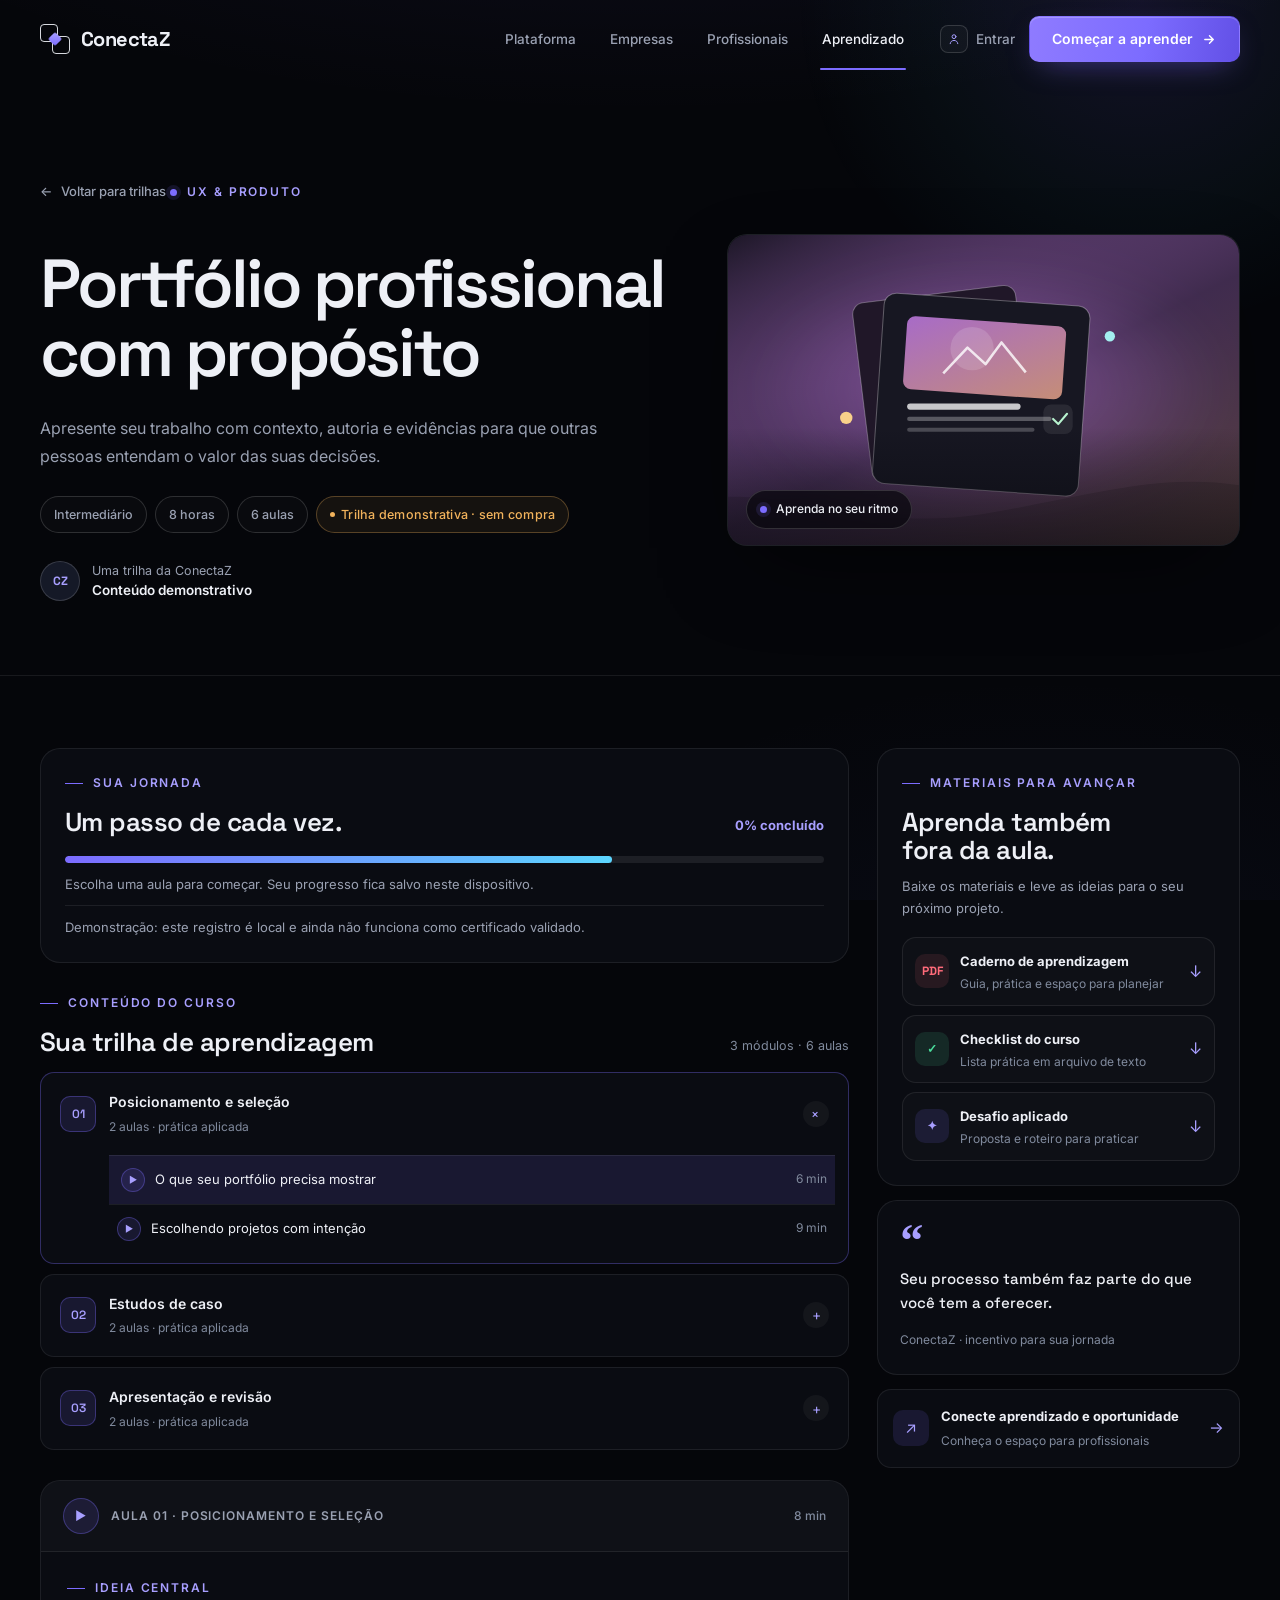
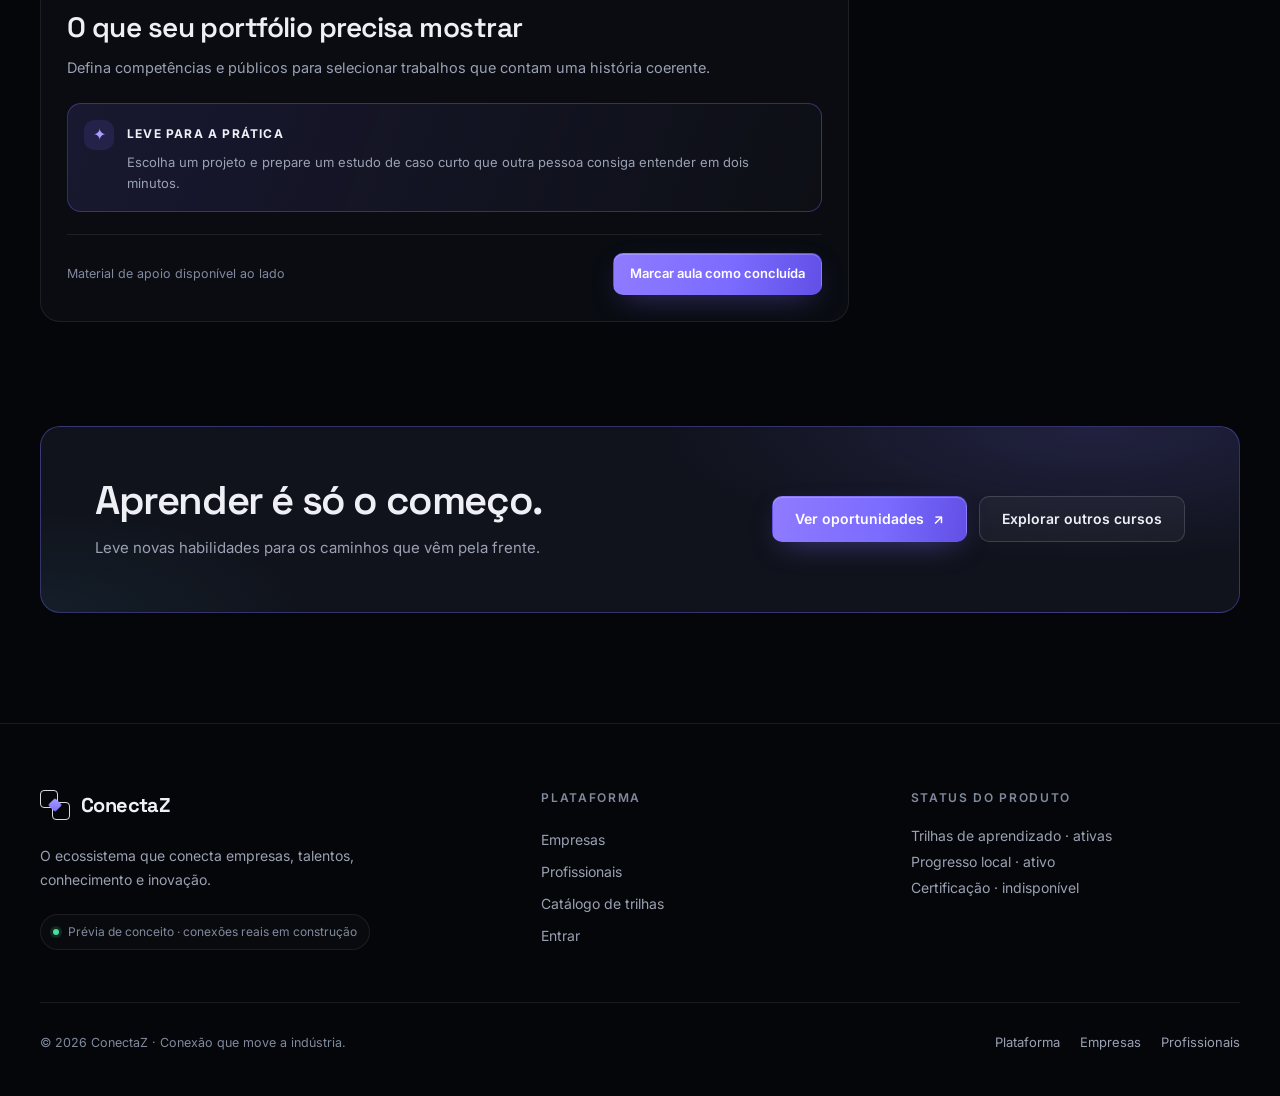
<file: curso-portfolio.html>
<!doctype html>
<html lang="pt-BR">
<head>
  <meta charset="utf-8">
  <meta name="viewport" content="width=device-width, initial-scale=1">
  <meta name="theme-color" content="#05060a">
  <link rel="preconnect" href="https://fonts.googleapis.com">
  <link rel="preconnect" href="https://fonts.gstatic.com" crossorigin>
  <link rel="stylesheet" href="https://fonts.googleapis.com/css2?family=Inter:wght@400;500;600;700&family=Space+Grotesk:wght@400;500;600;700&display=swap">
  <meta name="description" content="Apresente seu trabalho com contexto, autoria e evidências para que outras pessoas entendam o valor das suas decisões.">
  <link rel="icon" type="image/svg+xml" href="assets/favicon.svg">
  <link rel="manifest" href="manifest.webmanifest">
  <link rel="canonical" href="https://lucasalexandrevasconcellos.github.io/ConectaZ-Beta/curso-portfolio.html">
  <meta property="og:type" content="website">
  <meta property="og:locale" content="pt_BR">
  <meta property="og:site_name" content="ConectaZ">
  <meta property="og:title" content="Portfólio profissional com propósito — Curso ConectaZ">
  <meta property="og:description" content="Apresente seu trabalho com contexto, autoria e evidências para que outras pessoas entendam o valor das suas decisões.">
  <meta property="og:url" content="https://lucasalexandrevasconcellos.github.io/ConectaZ-Beta/curso-portfolio.html">
  <meta property="og:image" content="https://lucasalexandrevasconcellos.github.io/ConectaZ-Beta/assets/og/courses/portfolio.png">
  <meta property="og:image:alt" content="Capa ilustrada do curso Portfólio profissional com propósito">
  <meta name="twitter:card" content="summary_large_image">
  <meta name="twitter:title" content="Portfólio profissional com propósito — Curso ConectaZ">
  <meta name="twitter:description" content="Apresente seu trabalho com contexto, autoria e evidências para que outras pessoas entendam o valor das suas decisões.">
  <meta name="twitter:image" content="https://lucasalexandrevasconcellos.github.io/ConectaZ-Beta/assets/og/courses/portfolio.png">
  <title>Portfólio profissional com propósito — Cursos ConectaZ</title>
  <link rel="stylesheet" href="site.css">
  <script src="courses-data.js" defer></script>
  <script src="site.js" defer></script>
  <script type="application/ld+json">{"@context":"https://schema.org","@type":"Course","name":"Portfólio profissional com propósito","description":"Apresente seu trabalho com contexto, autoria e evidências para que outras pessoas entendam o valor das suas decisões.","inLanguage":"pt-BR","provider":{"@type":"Organization","name":"ConectaZ","url":"https://lucasalexandrevasconcellos.github.io/ConectaZ-Beta/"}}</script>
</head>
<body class="course-detail-page" data-course-id="portfolio">
  <a class="skip-link" href="#conteudo">Pular para o conteúdo</a>
  <script src="site.js" defer></script>
  <script type="application/ld+json">{"@context":"https://schema.org","@type":"Course","name":"Portfólio profissional com propósito","description":"Apresente seu trabalho com contexto, autoria e evidências para que outras pessoas entendam o valor das suas decisões.","inLanguage":"pt-BR","provider":{"@type":"Organization","name":"ConectaZ","url":"https://lucasalexandrevasconcellos.github.io/ConectaZ-Beta/"}}</script>
</head>
<body class="course-detail-page" data-course-id="portfolio">
  <div class="page-shell">
    <header class="site-header">
      <div class="wrap nav">
        <a class="brand" href="index.html" aria-label="ConectaZ, início"><span class="brand-symbol" aria-hidden="true"><i class="brand-diamond"></i></span><span>ConectaZ</span></a>
        <nav class="nav-links" id="nav-links" aria-label="Navegação principal"><a href="index.html">Plataforma</a><a href="empresas.html">Empresas</a><a href="profissionais.html">Profissionais</a><a href="catalogo.html" aria-current="page">Aprendizado</a></nav>
        <div class="nav-actions"><a class="login" href="profissionais.html">Entrar</a><a class="button button-primary" href="#trilha">Começar a aprender <svg class="button-arrow" viewBox="0 0 16 16" fill="none" aria-hidden="true"><path d="M3 8h9M8 4l4 4-4 4" stroke="currentColor" stroke-width="1.5" stroke-linecap="round" stroke-linejoin="round"/></svg></a><button class="menu-toggle" aria-label="Abrir menu" aria-expanded="false" aria-controls="nav-links"><svg width="18" height="18" viewBox="0 0 24 24" fill="none" aria-hidden="true"><path d="M4 7h16M4 12h16M4 17h16" stroke="currentColor" stroke-width="1.7" stroke-linecap="round"/></svg></button></div>
      </div>
    </header>
    <main id="conteudo" data-course-detail>
      <section class="course-detail-hero">
        <div class="wrap course-detail-grid">
          <div class="course-detail-copy">
            <a class="back-link reveal" href="catalogo.html#catalogo"><span aria-hidden="true">←</span> Voltar para trilhas</a>
            <div class="eyebrow reveal" data-delay="1"><span class="eyebrow-dot"></span><span data-course-category>UX &amp; produto</span></div>
            <h1 class="reveal" data-delay="1" data-course-title>Portfólio profissional com propósito</h1>
            <p class="hero-copy reveal" data-delay="2" data-course-description>Apresente seu trabalho com contexto, autoria e evidências para que outras pessoas entendam o valor das suas decisões.</p>
            <div class="course-facts reveal" data-delay="2"><span data-course-level>Intermediário</span><span data-course-duration>8 horas</span><span data-course-lessons>6 aulas</span><span class="demo-badge">Trilha demonstrativa · sem compra</span></div>
            <div class="course-instructor reveal" data-delay="3"><span class="instructor-avatar" data-course-initials>CZ</span><span>Uma trilha da ConectaZ<br><strong data-course-instructor>Conteúdo demonstrativo</strong></span></div>
          </div>
          <div class="course-detail-art reveal" data-delay="2"><img data-course-cover alt="Ilustração de capa: Portfólio profissional com propósito" src="assets/courses/portfolio.svg"><div class="cover-note"><span class="eyebrow-dot"></span> Aprenda no seu ritmo</div></div>
        </div>
      </section>
      <section class="course-content-section" id="trilha">
        <div class="wrap course-layout">
          <div class="course-main-column">
            <div class="course-progress-card reveal"><div class="progress-heading"><div><span class="section-kicker">Sua jornada</span><h2>Um passo de cada vez.</h2></div><strong data-progress-label>0% concluído</strong></div><div class="progress course-progress"><span data-progress-fill></span></div><p data-progress-caption>Escolha uma aula para começar. O progresso fica salvo neste dispositivo.</p><p class="prototype-note">Demonstração: este registro é local e ainda não funciona como certificado validado.</p></div>
            <section class="curriculum reveal" aria-labelledby="curriculum-title"><div class="curriculum-heading"><div><div class="section-kicker">Conteúdo do curso</div><h2 id="curriculum-title">Sua trilha de aprendizagem</h2></div><span data-curriculum-count>3 módulos · 6 aulas</span></div><div class="module-list" data-module-list><details class="module-item" open><summary><span class="module-number">01</span><span class="module-title">Posicionamento e seleção</span><span class="module-count">2 aulas</span><span class="module-chevron" aria-hidden="true">⌄</span></summary><div class="module-lessons"><details class="static-lesson"><summary><span class="lesson-play lesson-play-small" aria-hidden="true">▶</span><span class="lesson-name">O que seu portfólio precisa mostrar</span><span class="lesson-status">6 min</span></summary><p>Defina competências e públicos para selecionar trabalhos que contam uma história coerente.</p></details><details class="static-lesson"><summary><span class="lesson-play lesson-play-small" aria-hidden="true">▶</span><span class="lesson-name">Escolhendo projetos com intenção</span><span class="lesson-status">9 min</span></summary><p>Compare projetos pela variedade de habilidades e pelo que ensinam a quem avalia.</p></details></div></details><details class="module-item"><summary><span class="module-number">02</span><span class="module-title">Estudos de caso</span><span class="module-count">2 aulas</span><span class="module-chevron" aria-hidden="true">⌄</span></summary><div class="module-lessons"><details class="static-lesson"><summary><span class="lesson-play lesson-play-small" aria-hidden="true">▶</span><span class="lesson-name">Contexto, problema e papel</span><span class="lesson-status">12 min</span></summary><p>Escreva uma abertura simples que situe desafio, objetivo, equipe e sua responsabilidade.</p></details><details class="static-lesson"><summary><span class="lesson-play lesson-play-small" aria-hidden="true">▶</span><span class="lesson-name">Processo e decisões</span><span class="lesson-status">8 min</span></summary><p>Mostre opções, critérios e evidências sem transformar o estudo de caso em um diário.</p></details></div></details><details class="module-item"><summary><span class="module-number">03</span><span class="module-title">Apresentação e revisão</span><span class="module-count">2 aulas</span><span class="module-chevron" aria-hidden="true">⌄</span></summary><div class="module-lessons"><details class="static-lesson"><summary><span class="lesson-play lesson-play-small" aria-hidden="true">▶</span><span class="lesson-name">Resultados e aprendizados</span><span class="lesson-status">11 min</span></summary><p>Descreva impacto verificável e as perguntas que você levaria para uma próxima versão.</p></details><details class="static-lesson"><summary><span class="lesson-play lesson-play-small" aria-hidden="true">▶</span><span class="lesson-name">Portfólio acessível e claro</span><span class="lesson-status">7 min</span></summary><p>Revise leitura, navegação, contraste e instruções para contato profissional.</p></details></div></details></div></section>
            <section class="lesson-workspace reveal" data-lesson-workspace aria-live="polite"><div class="lesson-empty"><span class="lesson-play" aria-hidden="true">▶</span><div><div class="section-kicker">Aula selecionada</div><h2>Escolha uma aula para começar</h2><p>As aulas combinam conceitos rápidos e prática para você aplicar no trabalho.</p></div></div></section>
          </div>
          <aside class="course-sidebar">
            <section class="resource-panel reveal"><div class="section-kicker">Materiais para avançar</div><h2>Aprenda também fora da aula.</h2><p>Baixe os materiais e leve as ideias para o seu próximo projeto.</p><div class="resource-list" data-resource-list><a class="resource-card" href="materiais/roteiro-portfolio-profissional.pdf" download><span class="resource-icon resource-pdf">PDF</span><span><strong>Guia de aprendizagem</strong><small>Material prático em PDF</small></span><span class="resource-download" aria-hidden="true">↓</span></a><a class="resource-card" href="materiais/checklist-portfolio.txt" download><span class="resource-icon resource-check">✓</span><span><strong>Checklist do curso</strong><small>Lista de habilidades para praticar</small></span><span class="resource-download" aria-hidden="true">↓</span></a><a class="resource-card" href="materiais/desafio-portfolio.md" download><span class="resource-icon resource-template">✦</span><span><strong>Desafio aplicado</strong><small>Proposta e roteiro de prática</small></span><span class="resource-download" aria-hidden="true">↓</span></a></div></section>
            <section class="course-quote-card reveal" data-delay="1"><div class="quote-mark" aria-hidden="true">“</div><p data-course-quote>Seu processo também faz parte do que você tem a oferecer.</p><span>ConectaZ · incentivo para sua jornada</span></section>
            <a class="sidebar-link reveal" data-delay="2" href="profissionais.html"><span class="sidebar-icon" aria-hidden="true">↗</span><span><strong>Conecte aprendizado e oportunidade</strong><small>Conheça o espaço para profissionais</small></span><span aria-hidden="true">→</span></a>
          </aside>
        </div>
      </section>
      <section class="final-cta"><div class="wrap"><div class="cta-panel"><div><h2>Aprender é só o começo.</h2><p>Leve novas habilidades para os caminhos que vêm pela frente.</p></div><div class="cta-actions"><a class="button button-primary" href="profissionais.html">Ver oportunidades <span aria-hidden="true">↗</span></a><a class="button button-glass" href="catalogo.html#catalogo">Explorar outros cursos</a></div></div></div></section>
    </main>
    <footer class="footer"><div class="wrap"><div class="footer-grid"><div><a class="brand" href="index.html"><span class="brand-symbol" aria-hidden="true"><i class="brand-diamond"></i></span><span>ConectaZ</span></a><p class="footer-tagline">O ecossistema que conecta empresas, talentos, conhecimento e inovação.</p><span class="footer-status">Prévia de conceito · conexões reais em construção</span></div><div><div class="footer-col-title">Plataforma</div><div class="footer-links"><a href="empresas.html">Empresas</a><a href="profissionais.html">Profissionais</a><a href="catalogo.html">Catálogo de trilhas</a><a href="login.html">Entrar</a></div></div><div><div class="footer-col-title">Status do produto</div><div class="footer-links"><span>Trilhas de aprendizado · ativas</span><span>Progresso local · ativo</span><span>Certificação · indisponível</span></div></div></div><div class="footer-bottom"><div class="footer-note">© 2026 ConectaZ · Conexão que move a indústria.</div><div class="footer-links-row"><a href="index.html">Plataforma</a><a href="empresas.html">Empresas</a><a href="profissionais.html">Profissionais</a></div></div></div></footer>
  </div>
</body>
</html>
</file>
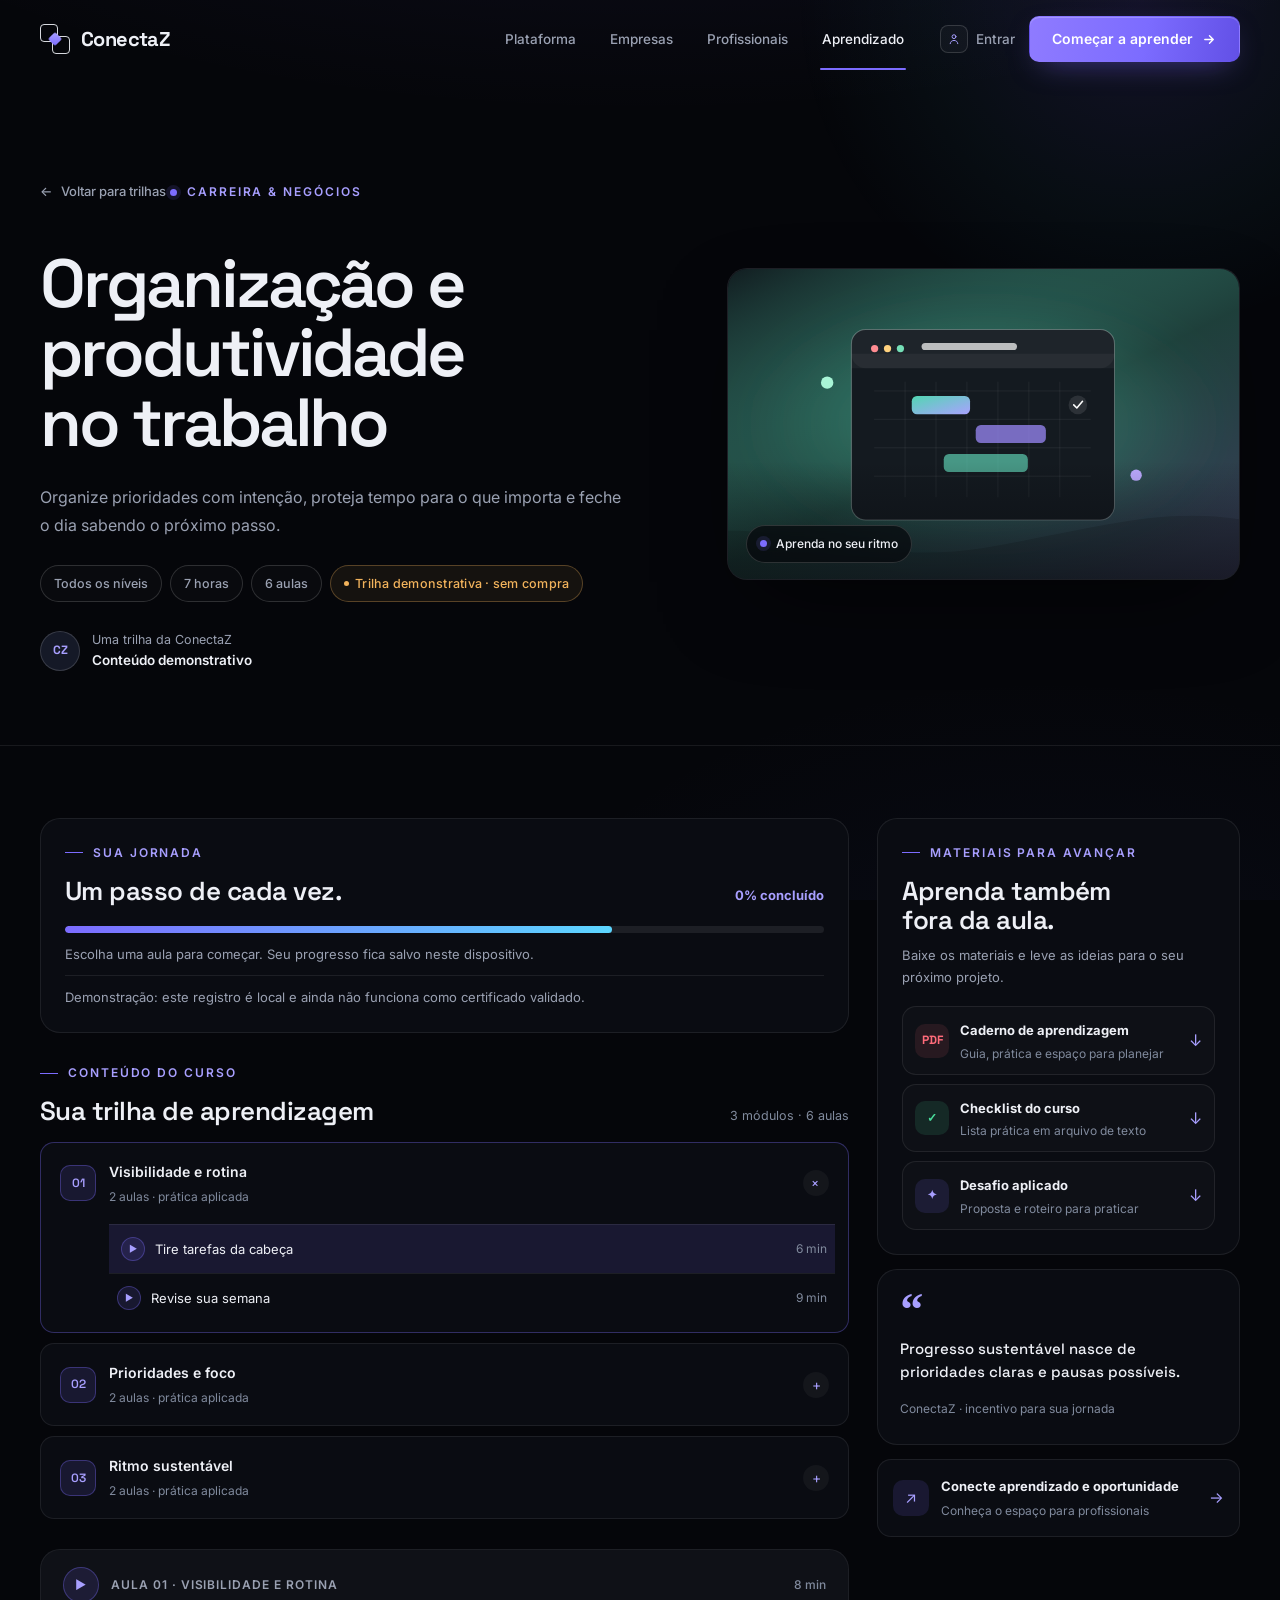
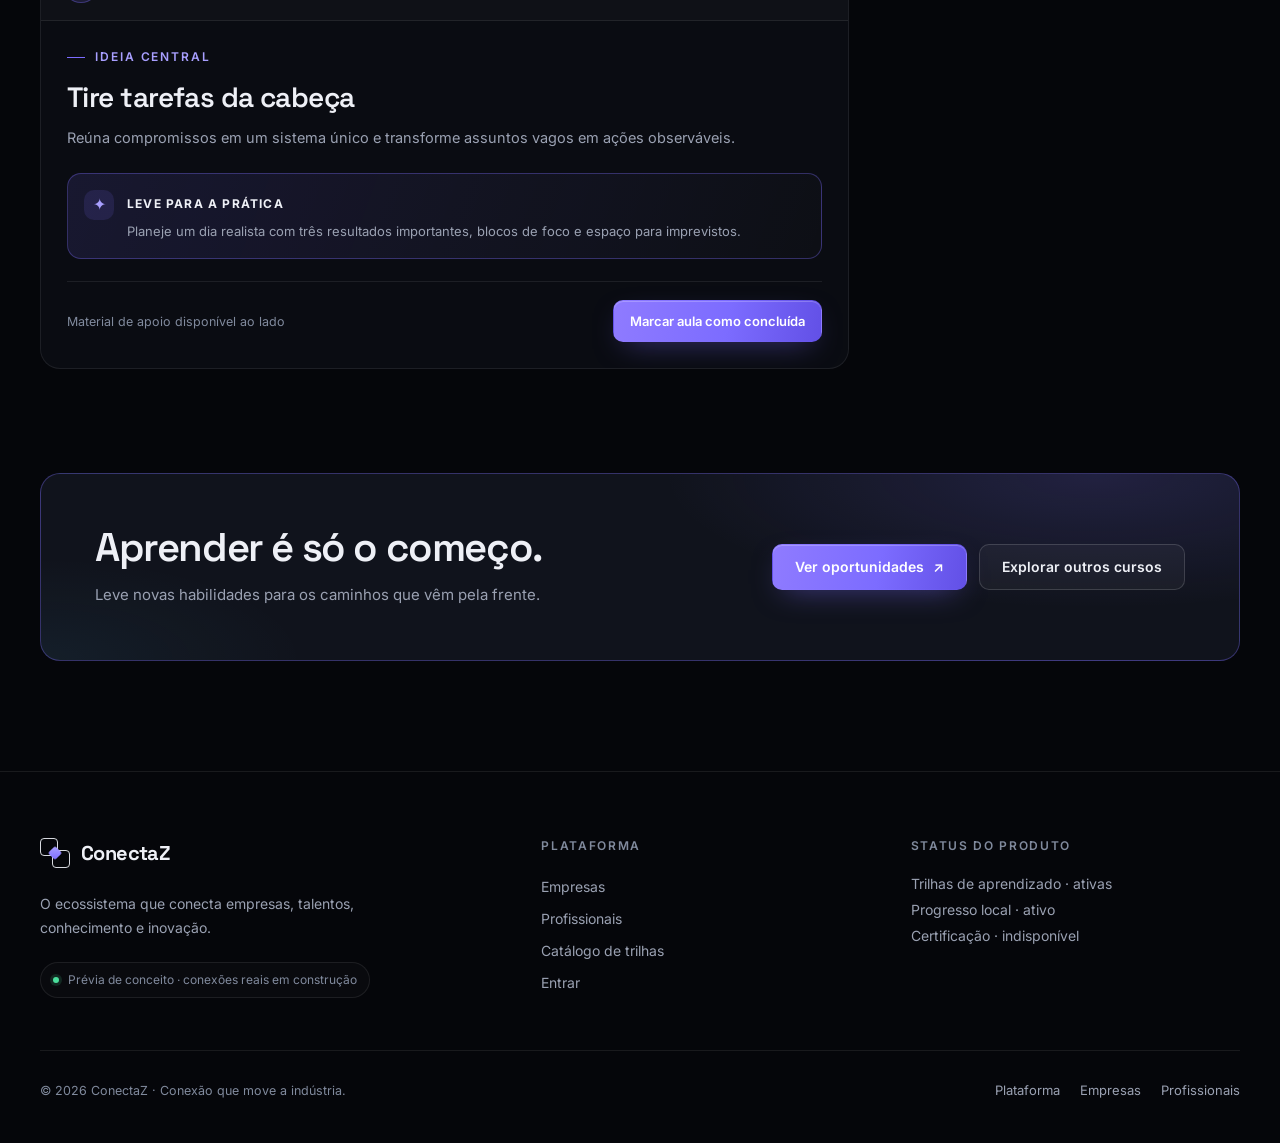
<file: curso-produtividade.html>
<!doctype html>
<html lang="pt-BR">
<head>
  <meta charset="utf-8">
  <meta name="viewport" content="width=device-width, initial-scale=1">
  <meta name="theme-color" content="#05060a">
  <link rel="preconnect" href="https://fonts.googleapis.com">
  <link rel="preconnect" href="https://fonts.gstatic.com" crossorigin>
  <link rel="stylesheet" href="https://fonts.googleapis.com/css2?family=Inter:wght@400;500;600;700&family=Space+Grotesk:wght@400;500;600;700&display=swap">
  <meta name="description" content="Organize prioridades com intenção, proteja tempo para o que importa e feche o dia sabendo o próximo passo.">
  <link rel="icon" type="image/svg+xml" href="assets/favicon.svg">
  <link rel="manifest" href="manifest.webmanifest">
  <link rel="canonical" href="https://lucasalexandrevasconcellos.github.io/ConectaZ-Beta/curso-produtividade.html">
  <meta property="og:type" content="website">
  <meta property="og:locale" content="pt_BR">
  <meta property="og:site_name" content="ConectaZ">
  <meta property="og:title" content="Organização e produtividade no trabalho — Curso ConectaZ">
  <meta property="og:description" content="Organize prioridades com intenção, proteja tempo para o que importa e feche o dia sabendo o próximo passo.">
  <meta property="og:url" content="https://lucasalexandrevasconcellos.github.io/ConectaZ-Beta/curso-produtividade.html">
  <meta property="og:image" content="https://lucasalexandrevasconcellos.github.io/ConectaZ-Beta/assets/og/courses/produtividade.png">
  <meta property="og:image:alt" content="Capa ilustrada do curso Organização e produtividade no trabalho">
  <meta name="twitter:card" content="summary_large_image">
  <meta name="twitter:title" content="Organização e produtividade no trabalho — Curso ConectaZ">
  <meta name="twitter:description" content="Organize prioridades com intenção, proteja tempo para o que importa e feche o dia sabendo o próximo passo.">
  <meta name="twitter:image" content="https://lucasalexandrevasconcellos.github.io/ConectaZ-Beta/assets/og/courses/produtividade.png">
  <title>Organização e produtividade no trabalho — Cursos ConectaZ</title>
  <link rel="stylesheet" href="site.css">
  <script src="courses-data.js" defer></script>
  <script src="site.js" defer></script>
  <script type="application/ld+json">{"@context":"https://schema.org","@type":"Course","name":"Organização e produtividade no trabalho","description":"Organize prioridades com intenção, proteja tempo para o que importa e feche o dia sabendo o próximo passo.","inLanguage":"pt-BR","provider":{"@type":"Organization","name":"ConectaZ","url":"https://lucasalexandrevasconcellos.github.io/ConectaZ-Beta/"}}</script>
</head>
<body class="course-detail-page" data-course-id="produtividade">
  <a class="skip-link" href="#conteudo">Pular para o conteúdo</a>
  <script src="site.js" defer></script>
  <script type="application/ld+json">{"@context":"https://schema.org","@type":"Course","name":"Organização e produtividade no trabalho","description":"Organize prioridades com intenção, proteja tempo para o que importa e feche o dia sabendo o próximo passo.","inLanguage":"pt-BR","provider":{"@type":"Organization","name":"ConectaZ","url":"https://lucasalexandrevasconcellos.github.io/ConectaZ-Beta/"}}</script>
</head>
<body class="course-detail-page" data-course-id="produtividade">
  <div class="page-shell">
    <header class="site-header">
      <div class="wrap nav">
        <a class="brand" href="index.html" aria-label="ConectaZ, início"><span class="brand-symbol" aria-hidden="true"><i class="brand-diamond"></i></span><span>ConectaZ</span></a>
        <nav class="nav-links" id="nav-links" aria-label="Navegação principal"><a href="index.html">Plataforma</a><a href="empresas.html">Empresas</a><a href="profissionais.html">Profissionais</a><a href="catalogo.html" aria-current="page">Aprendizado</a></nav>
        <div class="nav-actions"><a class="login" href="profissionais.html">Entrar</a><a class="button button-primary" href="#trilha">Começar a aprender <svg class="button-arrow" viewBox="0 0 16 16" fill="none" aria-hidden="true"><path d="M3 8h9M8 4l4 4-4 4" stroke="currentColor" stroke-width="1.5" stroke-linecap="round" stroke-linejoin="round"/></svg></a><button class="menu-toggle" aria-label="Abrir menu" aria-expanded="false" aria-controls="nav-links"><svg width="18" height="18" viewBox="0 0 24 24" fill="none" aria-hidden="true"><path d="M4 7h16M4 12h16M4 17h16" stroke="currentColor" stroke-width="1.7" stroke-linecap="round"/></svg></button></div>
      </div>
    </header>
    <main id="conteudo" data-course-detail>
      <section class="course-detail-hero">
        <div class="wrap course-detail-grid">
          <div class="course-detail-copy">
            <a class="back-link reveal" href="catalogo.html#catalogo"><span aria-hidden="true">←</span> Voltar para trilhas</a>
            <div class="eyebrow reveal" data-delay="1"><span class="eyebrow-dot"></span><span data-course-category>Carreira &amp; negócios</span></div>
            <h1 class="reveal" data-delay="1" data-course-title>Organização e produtividade no trabalho</h1>
            <p class="hero-copy reveal" data-delay="2" data-course-description>Organize prioridades com intenção, proteja tempo para o que importa e feche o dia sabendo o próximo passo.</p>
            <div class="course-facts reveal" data-delay="2"><span data-course-level>Todos os níveis</span><span data-course-duration>7 horas</span><span data-course-lessons>6 aulas</span><span class="demo-badge">Trilha demonstrativa · sem compra</span></div>
            <div class="course-instructor reveal" data-delay="3"><span class="instructor-avatar" data-course-initials>CZ</span><span>Uma trilha da ConectaZ<br><strong data-course-instructor>Conteúdo demonstrativo</strong></span></div>
          </div>
          <div class="course-detail-art reveal" data-delay="2"><img data-course-cover alt="Ilustração de capa: Organização e produtividade no trabalho" src="assets/courses/productivity.svg"><div class="cover-note"><span class="eyebrow-dot"></span> Aprenda no seu ritmo</div></div>
        </div>
      </section>
      <section class="course-content-section" id="trilha">
        <div class="wrap course-layout">
          <div class="course-main-column">
            <div class="course-progress-card reveal"><div class="progress-heading"><div><span class="section-kicker">Sua jornada</span><h2>Um passo de cada vez.</h2></div><strong data-progress-label>0% concluído</strong></div><div class="progress course-progress"><span data-progress-fill></span></div><p data-progress-caption>Escolha uma aula para começar. O progresso fica salvo neste dispositivo.</p><p class="prototype-note">Demonstração: este registro é local e ainda não funciona como certificado validado.</p></div>
            <section class="curriculum reveal" aria-labelledby="curriculum-title"><div class="curriculum-heading"><div><div class="section-kicker">Conteúdo do curso</div><h2 id="curriculum-title">Sua trilha de aprendizagem</h2></div><span data-curriculum-count>3 módulos · 6 aulas</span></div><div class="module-list" data-module-list><details class="module-item" open><summary><span class="module-number">01</span><span class="module-title">Visibilidade e rotina</span><span class="module-count">2 aulas</span><span class="module-chevron" aria-hidden="true">⌄</span></summary><div class="module-lessons"><details class="static-lesson"><summary><span class="lesson-play lesson-play-small" aria-hidden="true">▶</span><span class="lesson-name">Tire tarefas da cabeça</span><span class="lesson-status">6 min</span></summary><p>Reúna compromissos em um sistema único e transforme assuntos vagos em ações observáveis.</p></details><details class="static-lesson"><summary><span class="lesson-play lesson-play-small" aria-hidden="true">▶</span><span class="lesson-name">Revise sua semana</span><span class="lesson-status">9 min</span></summary><p>Identifique compromissos fixos, pendências e pontos de sobrecarga antes de planejar.</p></details></div></details><details class="module-item"><summary><span class="module-number">02</span><span class="module-title">Prioridades e foco</span><span class="module-count">2 aulas</span><span class="module-chevron" aria-hidden="true">⌄</span></summary><div class="module-lessons"><details class="static-lesson"><summary><span class="lesson-play lesson-play-small" aria-hidden="true">▶</span><span class="lesson-name">Decidir o que vem primeiro</span><span class="lesson-status">12 min</span></summary><p>Compare urgência, impacto e dependências para negociar o trabalho em andamento.</p></details><details class="static-lesson"><summary><span class="lesson-play lesson-play-small" aria-hidden="true">▶</span><span class="lesson-name">Blocos de foco que cabem na rotina</span><span class="lesson-status">8 min</span></summary><p>Agrupe tarefas, planeje pausas e proteja períodos realistas de concentração.</p></details></div></details><details class="module-item"><summary><span class="module-number">03</span><span class="module-title">Ritmo sustentável</span><span class="module-count">2 aulas</span><span class="module-chevron" aria-hidden="true">⌄</span></summary><div class="module-lessons"><details class="static-lesson"><summary><span class="lesson-play lesson-play-small" aria-hidden="true">▶</span><span class="lesson-name">Interrupções e limites</span><span class="lesson-status">11 min</span></summary><p>Prepare acordos para interrupções e aprenda a renegociar quando novas demandas aparecem.</p></details><details class="static-lesson"><summary><span class="lesson-play lesson-play-small" aria-hidden="true">▶</span><span class="lesson-name">Fechamento e próximo passo</span><span class="lesson-status">7 min</span></summary><p>Revise avanços sem culpa e deixe a primeira ação do dia seguinte pronta.</p></details></div></details></div></section>
            <section class="lesson-workspace reveal" data-lesson-workspace aria-live="polite"><div class="lesson-empty"><span class="lesson-play" aria-hidden="true">▶</span><div><div class="section-kicker">Aula selecionada</div><h2>Escolha uma aula para começar</h2><p>As aulas combinam conceitos rápidos e prática para você aplicar no trabalho.</p></div></div></section>
          </div>
          <aside class="course-sidebar">
            <section class="resource-panel reveal"><div class="section-kicker">Materiais para avançar</div><h2>Aprenda também fora da aula.</h2><p>Baixe os materiais e leve as ideias para o seu próximo projeto.</p><div class="resource-list" data-resource-list><a class="resource-card" href="materiais/planner-produtividade-trabalho.pdf" download><span class="resource-icon resource-pdf">PDF</span><span><strong>Guia de aprendizagem</strong><small>Material prático em PDF</small></span><span class="resource-download" aria-hidden="true">↓</span></a><a class="resource-card" href="materiais/checklist-produtividade.txt" download><span class="resource-icon resource-check">✓</span><span><strong>Checklist do curso</strong><small>Lista de habilidades para praticar</small></span><span class="resource-download" aria-hidden="true">↓</span></a><a class="resource-card" href="materiais/desafio-produtividade.md" download><span class="resource-icon resource-template">✦</span><span><strong>Desafio aplicado</strong><small>Proposta e roteiro de prática</small></span><span class="resource-download" aria-hidden="true">↓</span></a></div></section>
            <section class="course-quote-card reveal" data-delay="1"><div class="quote-mark" aria-hidden="true">“</div><p data-course-quote>Progresso sustentável nasce de prioridades claras e pausas possíveis.</p><span>ConectaZ · incentivo para sua jornada</span></section>
            <a class="sidebar-link reveal" data-delay="2" href="profissionais.html"><span class="sidebar-icon" aria-hidden="true">↗</span><span><strong>Conecte aprendizado e oportunidade</strong><small>Conheça o espaço para profissionais</small></span><span aria-hidden="true">→</span></a>
          </aside>
        </div>
      </section>
      <section class="final-cta"><div class="wrap"><div class="cta-panel"><div><h2>Aprender é só o começo.</h2><p>Leve novas habilidades para os caminhos que vêm pela frente.</p></div><div class="cta-actions"><a class="button button-primary" href="profissionais.html">Ver oportunidades <span aria-hidden="true">↗</span></a><a class="button button-glass" href="catalogo.html#catalogo">Explorar outros cursos</a></div></div></div></section>
    </main>
    <footer class="footer"><div class="wrap"><div class="footer-grid"><div><a class="brand" href="index.html"><span class="brand-symbol" aria-hidden="true"><i class="brand-diamond"></i></span><span>ConectaZ</span></a><p class="footer-tagline">O ecossistema que conecta empresas, talentos, conhecimento e inovação.</p><span class="footer-status">Prévia de conceito · conexões reais em construção</span></div><div><div class="footer-col-title">Plataforma</div><div class="footer-links"><a href="empresas.html">Empresas</a><a href="profissionais.html">Profissionais</a><a href="catalogo.html">Catálogo de trilhas</a><a href="login.html">Entrar</a></div></div><div><div class="footer-col-title">Status do produto</div><div class="footer-links"><span>Trilhas de aprendizado · ativas</span><span>Progresso local · ativo</span><span>Certificação · indisponível</span></div></div></div><div class="footer-bottom"><div class="footer-note">© 2026 ConectaZ · Conexão que move a indústria.</div><div class="footer-links-row"><a href="index.html">Plataforma</a><a href="empresas.html">Empresas</a><a href="profissionais.html">Profissionais</a></div></div></div></footer>
  </div>
</body>
</html>
</file>
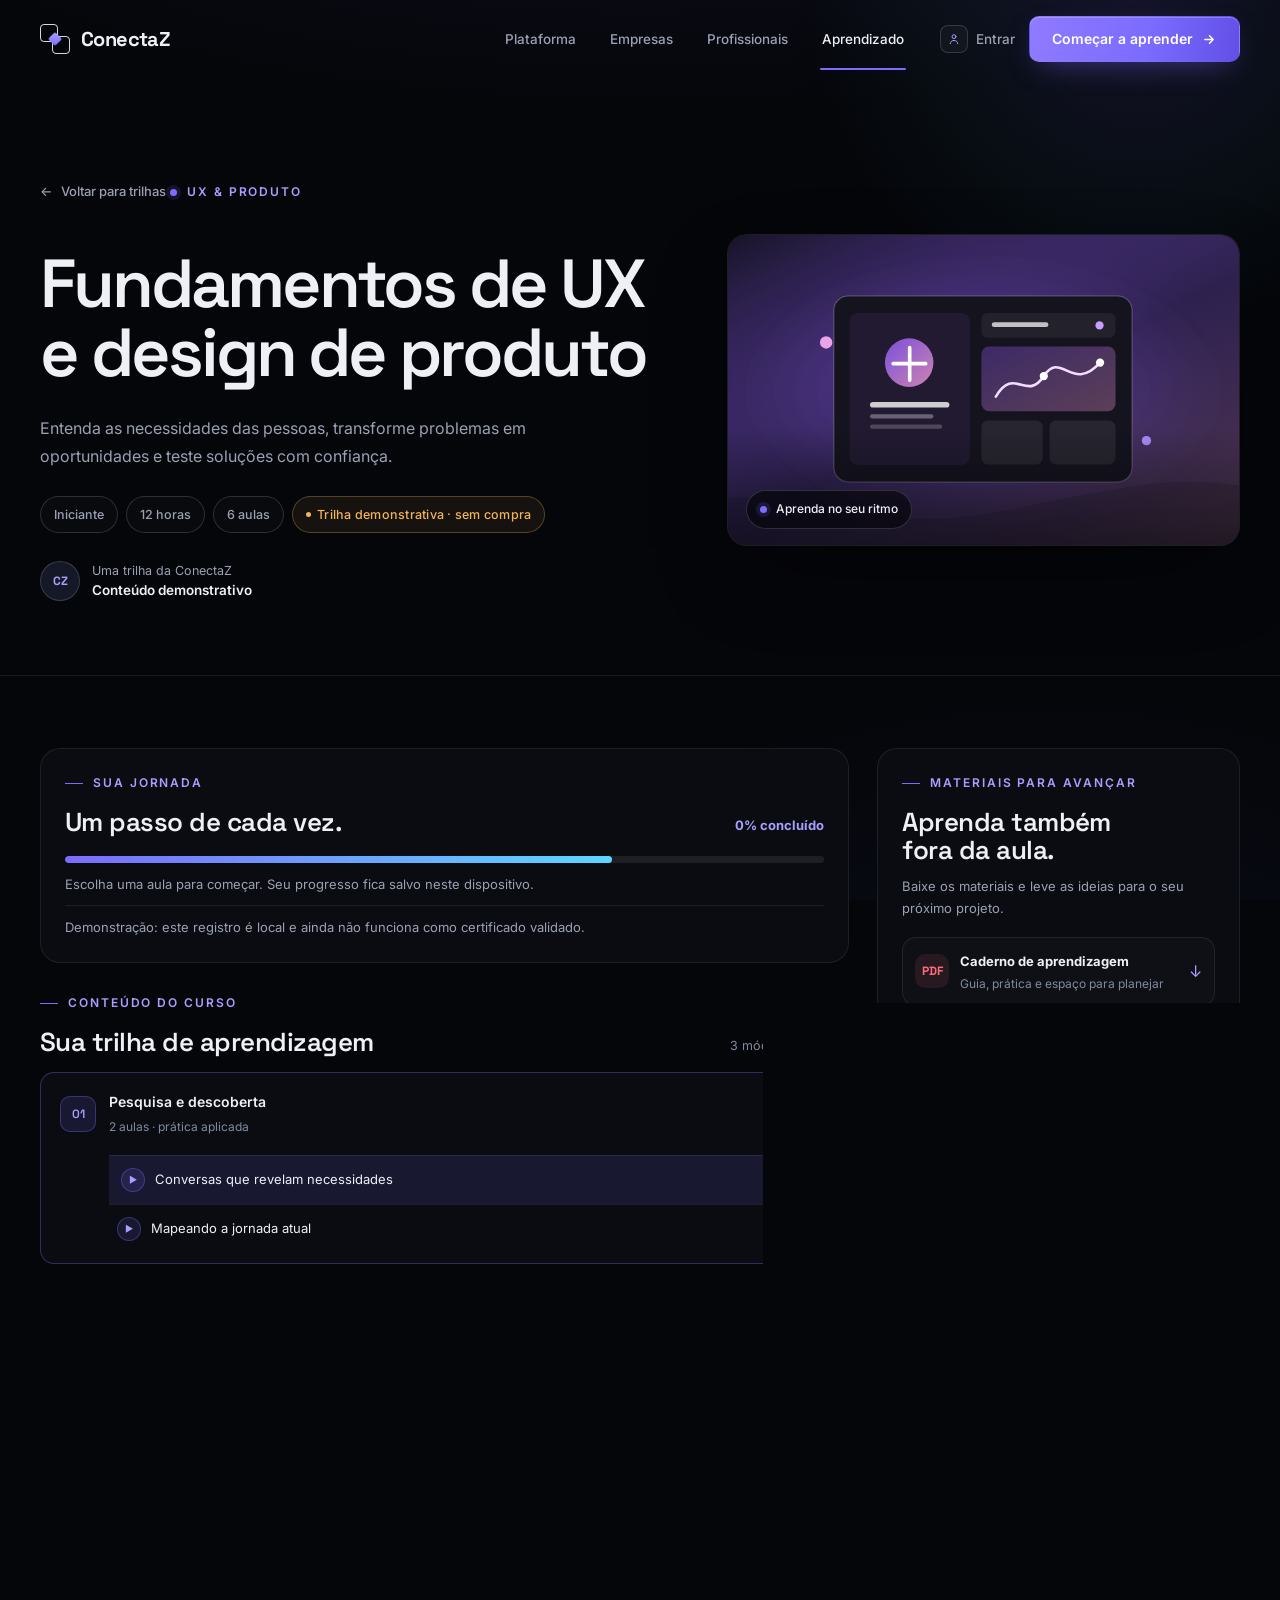
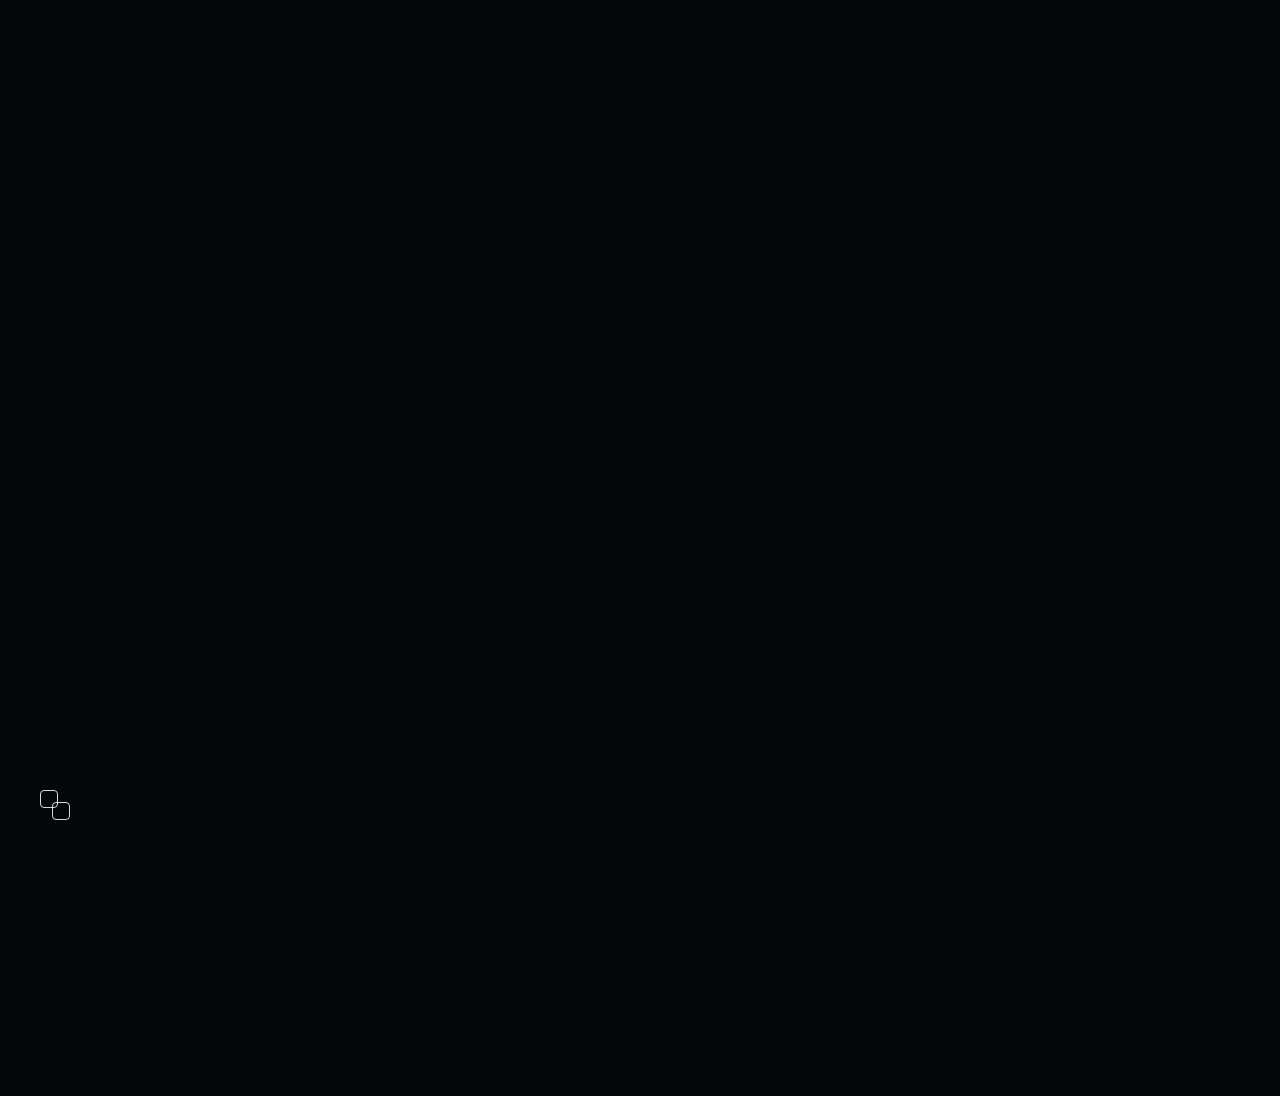
<file: curso-ux.html>
<!doctype html>
<html lang="pt-BR">
<head>
  <meta charset="utf-8">
  <meta name="viewport" content="width=device-width, initial-scale=1">
  <meta name="theme-color" content="#05060a">
  <link rel="preconnect" href="https://fonts.googleapis.com">
  <link rel="preconnect" href="https://fonts.gstatic.com" crossorigin>
  <link rel="stylesheet" href="https://fonts.googleapis.com/css2?family=Inter:wght@400;500;600;700&family=Space+Grotesk:wght@400;500;600;700&display=swap">
  <meta name="description" content="Entenda as necessidades das pessoas, transforme problemas em oportunidades e teste soluções com confiança.">
  <link rel="icon" type="image/svg+xml" href="assets/favicon.svg">
  <link rel="manifest" href="manifest.webmanifest">
  <link rel="canonical" href="https://lucasalexandrevasconcellos.github.io/ConectaZ-Beta/curso-ux.html">
  <meta property="og:type" content="website">
  <meta property="og:locale" content="pt_BR">
  <meta property="og:site_name" content="ConectaZ">
  <meta property="og:title" content="Fundamentos de UX e design de produto — Curso ConectaZ">
  <meta property="og:description" content="Entenda as necessidades das pessoas, transforme problemas em oportunidades e teste soluções com confiança.">
  <meta property="og:url" content="https://lucasalexandrevasconcellos.github.io/ConectaZ-Beta/curso-ux.html">
  <meta property="og:image" content="https://lucasalexandrevasconcellos.github.io/ConectaZ-Beta/assets/og/courses/ux.png">
  <meta property="og:image:alt" content="Capa ilustrada do curso Fundamentos de UX e design de produto">
  <meta name="twitter:card" content="summary_large_image">
  <meta name="twitter:title" content="Fundamentos de UX e design de produto — Curso ConectaZ">
  <meta name="twitter:description" content="Entenda as necessidades das pessoas, transforme problemas em oportunidades e teste soluções com confiança.">
  <meta name="twitter:image" content="https://lucasalexandrevasconcellos.github.io/ConectaZ-Beta/assets/og/courses/ux.png">
  <title>Fundamentos de UX e design de produto — Cursos ConectaZ</title>
  <link rel="stylesheet" href="site.css">
  <script src="courses-data.js" defer></script>
  <script src="site.js" defer></script>
  <script type="application/ld+json">{"@context":"https://schema.org","@type":"Course","name":"Fundamentos de UX e design de produto","description":"Entenda as necessidades das pessoas, transforme problemas em oportunidades e teste soluções com confiança.","inLanguage":"pt-BR","provider":{"@type":"Organization","name":"ConectaZ","url":"https://lucasalexandrevasconcellos.github.io/ConectaZ-Beta/"}}</script>
</head>
<body class="course-detail-page" data-course-id="ux">
  <a class="skip-link" href="#conteudo">Pular para o conteúdo</a>
  <script src="site.js" defer></script>
  <script type="application/ld+json">{"@context":"https://schema.org","@type":"Course","name":"Fundamentos de UX e design de produto","description":"Entenda as necessidades das pessoas, transforme problemas em oportunidades e teste soluções com confiança.","inLanguage":"pt-BR","provider":{"@type":"Organization","name":"ConectaZ","url":"https://lucasalexandrevasconcellos.github.io/ConectaZ-Beta/"}}</script>
</head>
<body class="course-detail-page" data-course-id="ux">
  <div class="page-shell">
    <header class="site-header">
      <div class="wrap nav">
        <a class="brand" href="index.html" aria-label="ConectaZ, início"><span class="brand-symbol" aria-hidden="true"><i class="brand-diamond"></i></span><span>ConectaZ</span></a>
        <nav class="nav-links" id="nav-links" aria-label="Navegação principal"><a href="index.html">Plataforma</a><a href="empresas.html">Empresas</a><a href="profissionais.html">Profissionais</a><a href="catalogo.html" aria-current="page">Aprendizado</a></nav>
        <div class="nav-actions"><a class="login" href="profissionais.html">Entrar</a><a class="button button-primary" href="#trilha">Começar a aprender <svg class="button-arrow" viewBox="0 0 16 16" fill="none" aria-hidden="true"><path d="M3 8h9M8 4l4 4-4 4" stroke="currentColor" stroke-width="1.5" stroke-linecap="round" stroke-linejoin="round"/></svg></a><button class="menu-toggle" aria-label="Abrir menu" aria-expanded="false" aria-controls="nav-links"><svg width="18" height="18" viewBox="0 0 24 24" fill="none" aria-hidden="true"><path d="M4 7h16M4 12h16M4 17h16" stroke="currentColor" stroke-width="1.7" stroke-linecap="round"/></svg></button></div>
      </div>
    </header>
    <main id="conteudo" data-course-detail>
      <section class="course-detail-hero">
        <div class="wrap course-detail-grid">
          <div class="course-detail-copy">
            <a class="back-link reveal" href="catalogo.html#catalogo"><span aria-hidden="true">←</span> Voltar para trilhas</a>
            <div class="eyebrow reveal" data-delay="1"><span class="eyebrow-dot"></span><span data-course-category>UX &amp; produto</span></div>
            <h1 class="reveal" data-delay="1" data-course-title>Fundamentos de UX e design de produto</h1>
            <p class="hero-copy reveal" data-delay="2" data-course-description>Entenda as necessidades das pessoas, transforme problemas em oportunidades e teste soluções com confiança.</p>
            <div class="course-facts reveal" data-delay="2"><span data-course-level>Iniciante</span><span data-course-duration>12 horas</span><span data-course-lessons>6 aulas</span><span class="demo-badge">Trilha demonstrativa · sem compra</span></div>
            <div class="course-instructor reveal" data-delay="3"><span class="instructor-avatar" data-course-initials>CZ</span><span>Uma trilha da ConectaZ<br><strong data-course-instructor>Conteúdo demonstrativo</strong></span></div>
          </div>
          <div class="course-detail-art reveal" data-delay="2"><img data-course-cover alt="Ilustração de capa: Fundamentos de UX e design de produto" src="assets/courses/ux.svg"><div class="cover-note"><span class="eyebrow-dot"></span> Aprenda no seu ritmo</div></div>
        </div>
      </section>
      <section class="course-content-section" id="trilha">
        <div class="wrap course-layout">
          <div class="course-main-column">
            <div class="course-progress-card reveal"><div class="progress-heading"><div><span class="section-kicker">Sua jornada</span><h2>Um passo de cada vez.</h2></div><strong data-progress-label>0% concluído</strong></div><div class="progress course-progress"><span data-progress-fill></span></div><p data-progress-caption>Escolha uma aula para começar. O progresso fica salvo neste dispositivo.</p><p class="prototype-note">Demonstração: este registro é local e ainda não funciona como certificado validado.</p></div>
            <section class="curriculum reveal" aria-labelledby="curriculum-title"><div class="curriculum-heading"><div><div class="section-kicker">Conteúdo do curso</div><h2 id="curriculum-title">Sua trilha de aprendizagem</h2></div><span data-curriculum-count>3 módulos · 6 aulas</span></div><div class="module-list" data-module-list><details class="module-item" open><summary><span class="module-number">01</span><span class="module-title">Pesquisa e descoberta</span><span class="module-count">2 aulas</span><span class="module-chevron" aria-hidden="true">⌄</span></summary><div class="module-lessons"><details class="static-lesson"><summary><span class="lesson-play lesson-play-small" aria-hidden="true">▶</span><span class="lesson-name">Conversas que revelam necessidades</span><span class="lesson-status">6 min</span></summary><p>Como preparar entrevistas curtas e abertas para entender contexto, motivação e comportamento.</p></details><details class="static-lesson"><summary><span class="lesson-play lesson-play-small" aria-hidden="true">▶</span><span class="lesson-name">Mapeando a jornada atual</span><span class="lesson-status">9 min</span></summary><p>Organize etapas, dúvidas e pontos de atrito sem presumir a solução antes da hora.</p></details></div></details><details class="module-item"><summary><span class="module-number">02</span><span class="module-title">Estrutura e prototipação</span><span class="module-count">2 aulas</span><span class="module-chevron" aria-hidden="true">⌄</span></summary><div class="module-lessons"><details class="static-lesson"><summary><span class="lesson-play lesson-play-small" aria-hidden="true">▶</span><span class="lesson-name">Do problema à hipótese</span><span class="lesson-status">12 min</span></summary><p>Escreva uma hipótese verificável e escolha o recorte de produto que merece ser testado.</p></details><details class="static-lesson"><summary><span class="lesson-play lesson-play-small" aria-hidden="true">▶</span><span class="lesson-name">Prototipar para pensar</span><span class="lesson-status">8 min</span></summary><p>Use fluxos simples e baixa fidelidade para tornar ideias conversáveis.</p></details></div></details><details class="module-item"><summary><span class="module-number">03</span><span class="module-title">Teste e evolução</span><span class="module-count">2 aulas</span><span class="module-chevron" aria-hidden="true">⌄</span></summary><div class="module-lessons"><details class="static-lesson"><summary><span class="lesson-play lesson-play-small" aria-hidden="true">▶</span><span class="lesson-name">Testes de usabilidade leves</span><span class="lesson-status">11 min</span></summary><p>Planeje tarefas, convide participantes e observe sem conduzir as respostas.</p></details><details class="static-lesson"><summary><span class="lesson-play lesson-play-small" aria-hidden="true">▶</span><span class="lesson-name">Decisões com evidências</span><span class="lesson-status">7 min</span></summary><p>Organize aprendizados, priorize oportunidades e comunique o próximo experimento.</p></details></div></details></div></section>
            <section class="lesson-workspace reveal" data-lesson-workspace aria-live="polite"><div class="lesson-empty"><span class="lesson-play" aria-hidden="true">▶</span><div><div class="section-kicker">Aula selecionada</div><h2>Escolha uma aula para começar</h2><p>As aulas combinam conceitos rápidos e prática para você aplicar no trabalho.</p></div></div></section>
          </div>
          <aside class="course-sidebar">
            <section class="resource-panel reveal"><div class="section-kicker">Materiais para avançar</div><h2>Aprenda também fora da aula.</h2><p>Baixe os materiais e leve as ideias para o seu próximo projeto.</p><div class="resource-list" data-resource-list><a class="resource-card" href="materiais/guia-ux-produto.pdf" download><span class="resource-icon resource-pdf">PDF</span><span><strong>Guia de aprendizagem</strong><small>Material prático em PDF</small></span><span class="resource-download" aria-hidden="true">↓</span></a><a class="resource-card" href="materiais/checklist-ux.txt" download><span class="resource-icon resource-check">✓</span><span><strong>Checklist do curso</strong><small>Lista de habilidades para praticar</small></span><span class="resource-download" aria-hidden="true">↓</span></a><a class="resource-card" href="materiais/desafio-ux.md" download><span class="resource-icon resource-template">✦</span><span><strong>Desafio aplicado</strong><small>Proposta e roteiro de prática</small></span><span class="resource-download" aria-hidden="true">↓</span></a></div></section>
            <section class="course-quote-card reveal" data-delay="1"><div class="quote-mark" aria-hidden="true">“</div><p data-course-quote>O bom design começa com curiosidade e melhora com escuta.</p><span>ConectaZ · incentivo para sua jornada</span></section>
            <a class="sidebar-link reveal" data-delay="2" href="profissionais.html"><span class="sidebar-icon" aria-hidden="true">↗</span><span><strong>Conecte aprendizado e oportunidade</strong><small>Conheça o espaço para profissionais</small></span><span aria-hidden="true">→</span></a>
          </aside>
        </div>
      </section>
      <section class="final-cta"><div class="wrap"><div class="cta-panel"><div><h2>Aprender é só o começo.</h2><p>Leve novas habilidades para os caminhos que vêm pela frente.</p></div><div class="cta-actions"><a class="button button-primary" href="profissionais.html">Ver oportunidades <span aria-hidden="true">↗</span></a><a class="button button-glass" href="catalogo.html#catalogo">Explorar outros cursos</a></div></div></div></section>
    </main>
    <footer class="footer"><div class="wrap"><div class="footer-grid"><div><a class="brand" href="index.html"><span class="brand-symbol" aria-hidden="true"><i class="brand-diamond"></i></span><span>ConectaZ</span></a><p class="footer-tagline">O ecossistema que conecta empresas, talentos, conhecimento e inovação.</p><span class="footer-status">Prévia de conceito · conexões reais em construção</span></div><div><div class="footer-col-title">Plataforma</div><div class="footer-links"><a href="empresas.html">Empresas</a><a href="profissionais.html">Profissionais</a><a href="catalogo.html">Catálogo de trilhas</a><a href="login.html">Entrar</a></div></div><div><div class="footer-col-title">Status do produto</div><div class="footer-links"><span>Trilhas de aprendizado · ativas</span><span>Progresso local · ativo</span><span>Certificação · indisponível</span></div></div></div><div class="footer-bottom"><div class="footer-note">© 2026 ConectaZ · Conexão que move a indústria.</div><div class="footer-links-row"><a href="index.html">Plataforma</a><a href="empresas.html">Empresas</a><a href="profissionais.html">Profissionais</a></div></div></div></footer>
  </div>
</body>
</html>
</file>
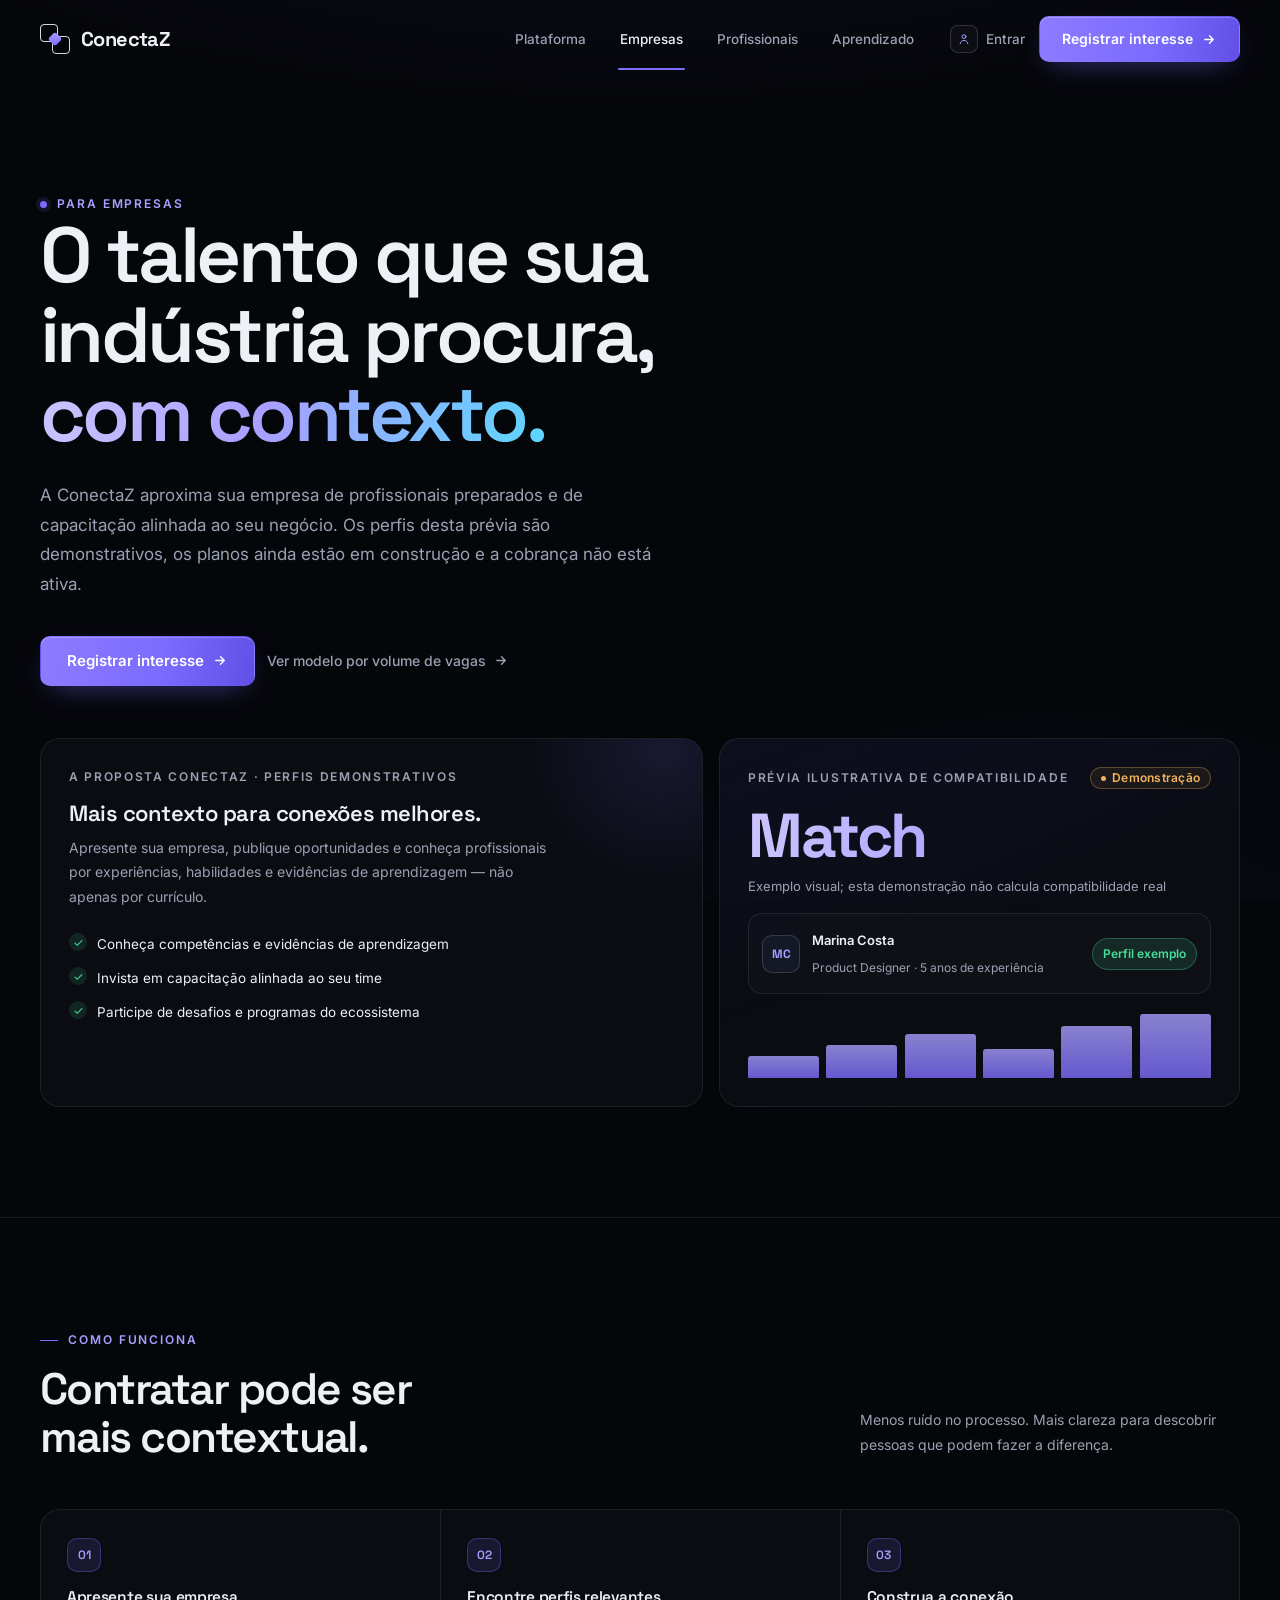
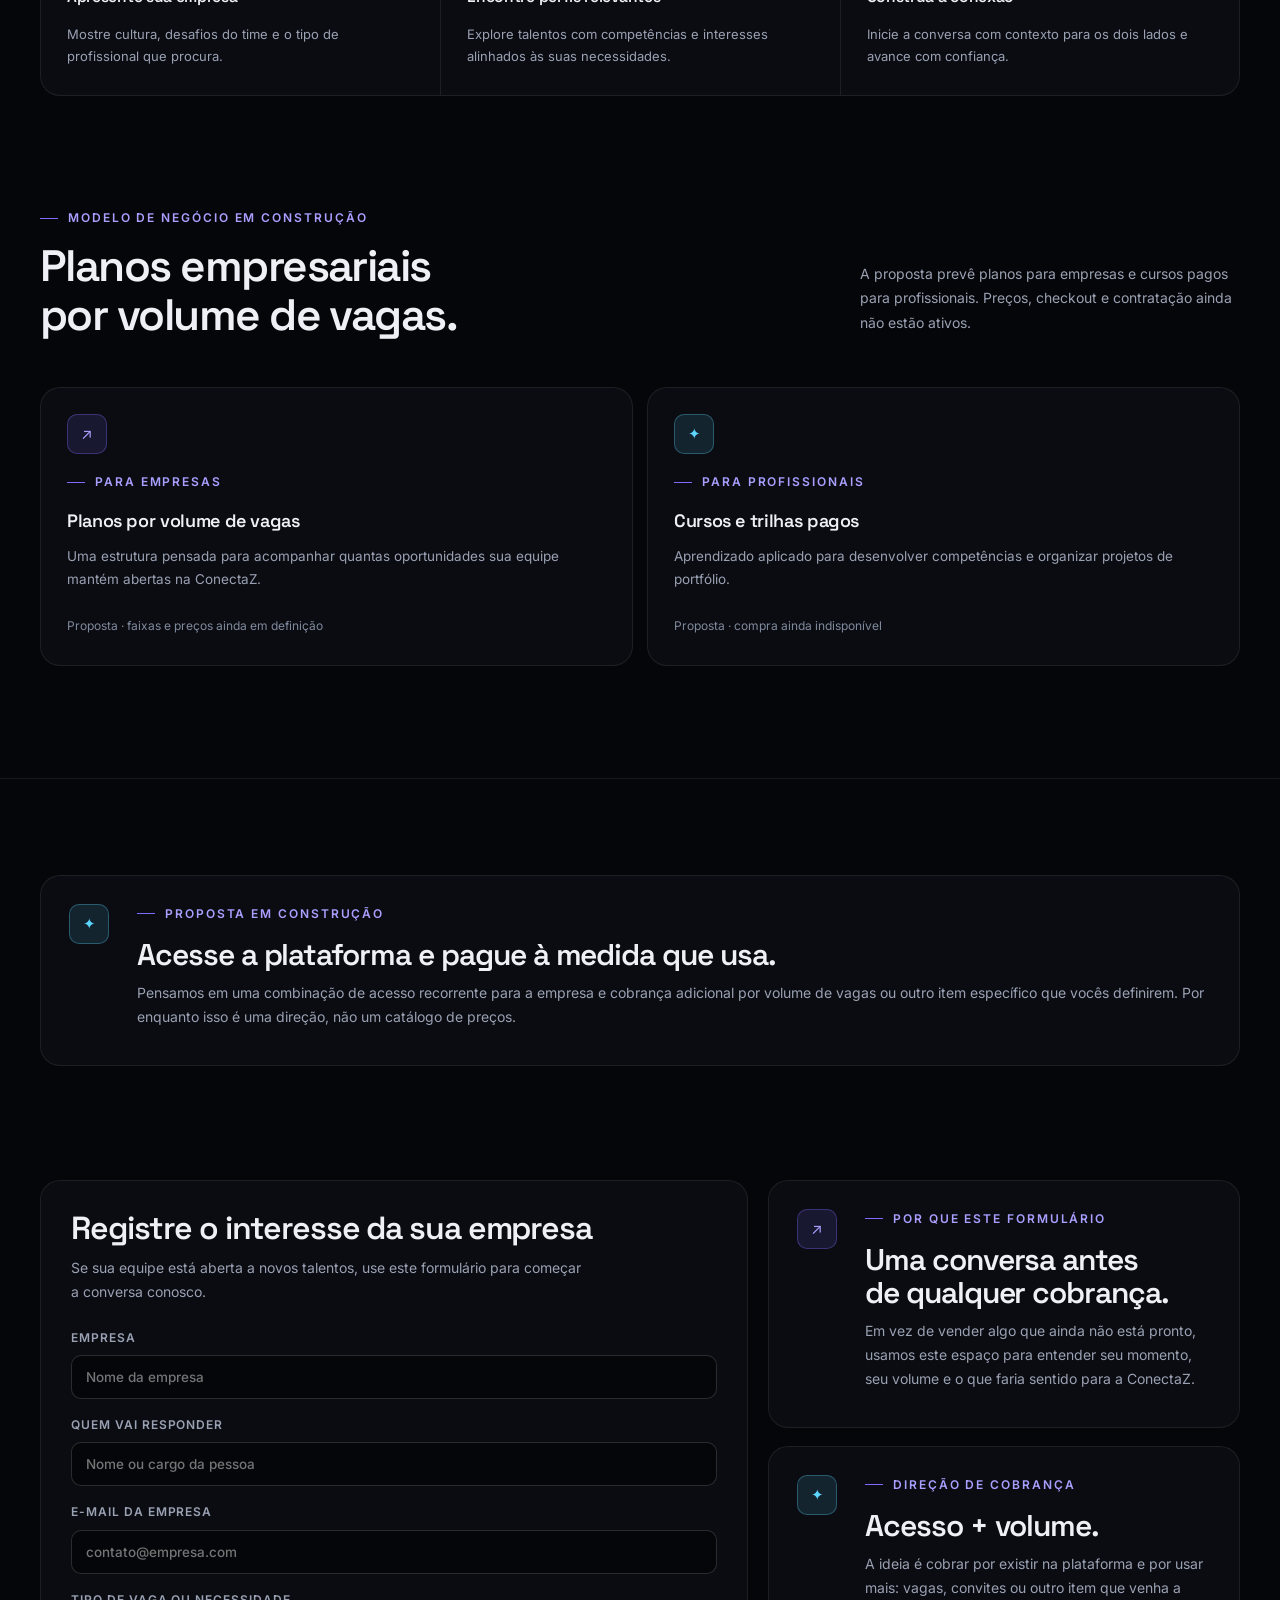
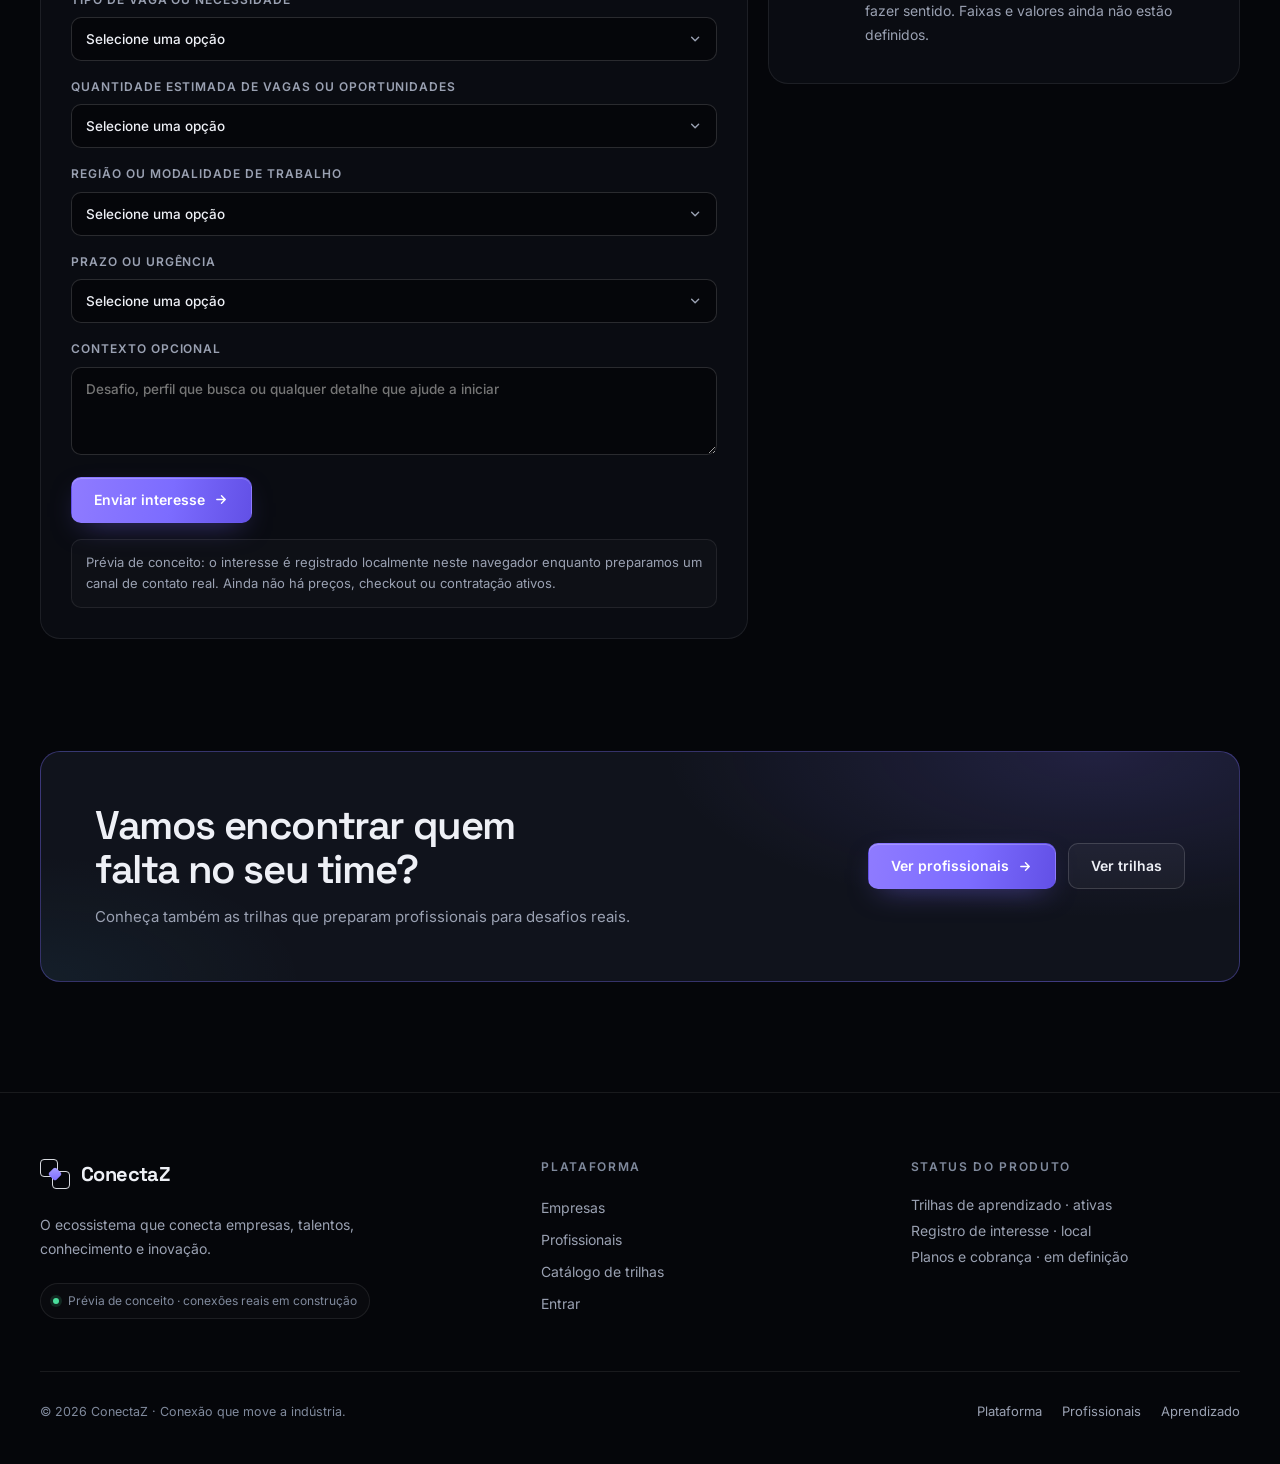
<file: empresas.html>
<!doctype html>
<html lang="pt-BR">
<head>
  <meta charset="utf-8">
  <meta name="viewport" content="width=device-width, initial-scale=1">
  <meta name="theme-color" content="#05060a">
  <meta name="description" content="A proposta ConectaZ para empresas: encontre talento com contexto, capacite equipes e participe do ecossistema de inovação.">
  <link rel="icon" type="image/svg+xml" href="assets/favicon.svg">
  <link rel="manifest" href="manifest.webmanifest">
  <link rel="canonical" href="https://lucasalexandrevasconcellos.github.io/ConectaZ-Beta/empresas.html">
  <link rel="preconnect" href="https://fonts.googleapis.com">
  <link rel="preconnect" href="https://fonts.gstatic.com" crossorigin>
  <link rel="preconnect" href="https://fonts.googleapis.com">
  <link rel="preconnect" href="https://fonts.gstatic.com" crossorigin>
  <link rel="stylesheet" href="https://fonts.googleapis.com/css2?family=Inter:wght@400;500;600;700&family=Space+Grotesk:wght@400;500;600;700&display=swap">
  <meta property="og:type" content="website">
  <meta property="og:locale" content="pt_BR">
  <meta property="og:site_name" content="ConectaZ">
  <meta property="og:title" content="Para empresas — ConectaZ">
  <meta property="og:description" content="Encontre talento com contexto, capacite equipes e participe do ecossistema.">
  <meta property="og:url" content="https://lucasalexandrevasconcellos.github.io/ConectaZ-Beta/empresas.html">
  <meta property="og:image" content="https://lucasalexandrevasconcellos.github.io/ConectaZ-Beta/assets/og/empresas.png">
  <meta property="og:image:alt" content="ConectaZ — talentos, empresas e aprendizado">
  <meta name="twitter:card" content="summary_large_image">
  <meta name="twitter:title" content="Para empresas — ConectaZ">
  <meta name="twitter:description" content="Encontre talento com contexto, capacite equipes e participe do ecossistema.">
  <meta name="twitter:image" content="https://lucasalexandrevasconcellos.github.io/ConectaZ-Beta/assets/og/empresas.png">
  <title>Para empresas — ConectaZ</title>
  <link rel="stylesheet" href="site.css">
  <script src="courses-data.js" defer></script>
  <script src="site.js" defer></script>
</head>
<body>
  <a class="skip-link" href="#conteudo">Pular para o conteúdo</a>
  <header class="site-header">
    <div class="wrap nav">
      <a class="brand" href="index.html" aria-label="ConectaZ, início">
        <span class="brand-symbol" aria-hidden="true"><i class="brand-diamond"></i></span>
        <span>ConectaZ</span>
      </a>
      <nav class="nav-links" id="nav-links" aria-label="Navegação principal">
        <a href="index.html">Plataforma</a>
        <a href="empresas.html" aria-current="page">Empresas</a>
        <a href="profissionais.html">Profissionais</a>
        <a href="catalogo.html">Aprendizado</a>
      </nav>
      <div class="nav-actions">
        <a class="login" href="login.html">Entrar</a>
        <a class="button button-primary" href="#contato">Registrar interesse
          <svg class="button-arrow" viewBox="0 0 16 16" fill="none" aria-hidden="true"><path d="M3 8h9M8 4l4 4-4 4" stroke="currentColor" stroke-width="1.5" stroke-linecap="round" stroke-linejoin="round"/></svg>
        </a>
        <button class="menu-toggle" aria-label="Abrir menu" aria-expanded="false" aria-controls="nav-links">
          <svg width="18" height="18" viewBox="0 0 24 24" fill="none" aria-hidden="true"><path d="M4 7h16M4 12h16M4 17h16" stroke="currentColor" stroke-width="1.7" stroke-linecap="round"/></svg>
        </button>
      </div>
    </div>
  </header>

  <main id="conteudo">
    <section class="feature-page">
      <div class="wrap feature-inner">
        <div class="feature-intro">
          <div class="eyebrow reveal"><span class="eyebrow-dot"></span> Para empresas</div>
          <h1 class="reveal" data-delay="1">O talento que sua indústria procura, <span class="accent">com contexto.</span></h1>
          <p class="hero-copy reveal" data-delay="2">A ConectaZ aproxima sua empresa de profissionais preparados e de capacitação alinhada ao seu negócio. Os perfis desta prévia são demonstrativos, os planos ainda estão em construção e a cobrança não está ativa.</p>
          <div class="hero-ctas reveal" data-delay="3">
            <a class="button button-primary" href="#contato">Registrar interesse
              <svg class="button-arrow" viewBox="0 0 16 16" fill="none" aria-hidden="true"><path d="M3 8h9M8 4l4 4-4 4" stroke="currentColor" stroke-width="1.5" stroke-linecap="round" stroke-linejoin="round"/></svg>
            </a>
            <a class="hero-alt" href="#planos">Ver modelo por volume de vagas
              <svg viewBox="0 0 16 16" fill="none" aria-hidden="true"><path d="M3 8h9M8 4l4 4-4 4" stroke="currentColor" stroke-width="1.5" stroke-linecap="round" stroke-linejoin="round"/></svg>
            </a>
          </div>
        </div>

        <div class="feature-visual">
          <article class="feature-panel glow reveal">
            <div class="panel-label">A proposta ConectaZ · perfis demonstrativos</div>
            <h2>Mais contexto para conexões melhores.</h2>
            <p>Apresente sua empresa, publique oportunidades e conheça profissionais por experiências, habilidades e evidências de aprendizagem — não apenas por currículo.</p>
            <div class="benefit-list">
              <div class="benefit"><span class="check">✓</span> Conheça competências e evidências de aprendizagem</div>
              <div class="benefit"><span class="check">✓</span> Invista em capacitação alinhada ao seu time</div>
              <div class="benefit"><span class="check">✓</span> Participe de desafios e programas do ecossistema</div>
            </div>
          </article>

          <article class="feature-panel metric-panel reveal" data-delay="1">
            <div>
              <div class="showcase-top">
                <div class="panel-label">Prévia ilustrativa de compatibilidade</div>
                <span class="demo-badge">Demonstração</span>
              </div>
              <div class="metric-big">Match</div>
              <div class="metric-caption">Exemplo visual; esta demonstração não calcula compatibilidade real</div>
              <div class="listing">
                <span class="listing-avatar">MC</span>
                <span>
                  <span class="listing-title">Marina Costa</span><br>
                  <span class="listing-sub">Product Designer · 5 anos de experiência</span>
                </span>
                <span class="listing-tag">Perfil exemplo</span>
              </div>
            </div>
            <div class="mini-bars" aria-hidden="true">
              <i></i><i></i><i></i><i></i><i></i><i></i>
            </div>
          </article>
        </div>
      </div>
    </section>

    <section class="content-section">
      <div class="wrap">
        <div class="section-heading">
          <div>
            <div class="section-kicker">Como funciona</div>
            <h2>Contratar pode ser<br>mais contextual.</h2>
          </div>
          <p>Menos ruído no processo. Mais clareza para descobrir pessoas que podem fazer a diferença.</p>
        </div>
        <div class="steps" style="grid-template-columns:repeat(3,1fr)">
          <div class="step reveal"><span class="step-num">01</span><h3>Apresente sua empresa</h3><p>Mostre cultura, desafios do time e o tipo de profissional que procura.</p></div>
          <div class="step reveal" data-delay="1"><span class="step-num">02</span><h3>Encontre perfis relevantes</h3><p>Explore talentos com competências e interesses alinhados às suas necessidades.</p></div>
          <div class="step reveal" data-delay="2"><span class="step-num">03</span><h3>Construa a conexão</h3><p>Inicie a conversa com contexto para os dois lados e avance com confiança.</p></div>
        </div>
      </div>
    </section>

    <section class="content-section business-model" id="planos">
      <div class="wrap">
        <div class="section-heading">
          <div>
            <div class="section-kicker">Modelo de negócio em construção</div>
            <h2>Planos empresariais<br>por volume de vagas.</h2>
          </div>
          <p>A proposta prevê planos para empresas e cursos pagos para profissionais. Preços, checkout e contratação ainda não estão ativos.</p>
        </div>
        <div class="model-grid">
          <article class="model-card reveal">
            <span class="model-icon" aria-hidden="true">↗</span>
            <div class="section-kicker">Para empresas</div>
            <h3>Planos por volume de vagas</h3>
            <p>Uma estrutura pensada para acompanhar quantas oportunidades sua equipe mantém abertas na ConectaZ.</p>
            <span class="model-note">Proposta · faixas e preços ainda em definição</span>
          </article>
          <article class="model-card reveal" data-delay="1">
            <span class="model-icon model-icon-pink" aria-hidden="true">✦</span>
            <div class="section-kicker">Para profissionais</div>
            <h3>Cursos e trilhas pagos</h3>
            <p>Aprendizado aplicado para desenvolver competências e organizar projetos de portfólio.</p>
            <span class="model-note">Proposta · compra ainda indisponível</span>
          </article>
        </div>
      </div>
    </section>

    <section class="business-model business-model-note">
      <div class="wrap">
        <div class="model-callout reveal">
          <span class="model-icon model-icon-pink" aria-hidden="true">✦</span>
          <div>
            <div class="section-kicker">Proposta em construção</div>
            <h2>Acesse a plataforma e pague à medida que usa.</h2>
            <p>Pensamos em uma combinação de acesso recorrente para a empresa e cobrança adicional por volume de vagas ou outro item específico que vocês definirem. Por enquanto isso é uma direção, não um catálogo de preços.</p>
          </div>
        </div>
      </div>
    </section>

    <section class="business-model interest-section" id="contato">
      <div class="wrap">
        <div class="interest-panel">
          <div class="interest-panel-main">
            <div class="interest-panel-heading">
              <h2>Registre o interesse da sua empresa</h2>
              <p>Se sua equipe está aberta a novos talentos, use este formulário para começar a conversa conosco.</p>
            </div>
            <form class="interest-form" data-interest-form>
              <div class="interest-field">
                <label for="interest-empresa">Empresa</label>
                <input id="interest-empresa" name="empresa" type="text" placeholder="Nome da empresa" autocomplete="organization" required>
              </div>
              <div class="interest-field">
                <label for="interest-contato">Quem vai responder</label>
                <input id="interest-contato" name="contato" type="text" placeholder="Nome ou cargo da pessoa" required>
              </div>
              <div class="interest-field">
                <label for="interest-email">E-mail da empresa</label>
                <input id="interest-email" name="email" type="email" placeholder="contato@empresa.com" autocomplete="email" required>
              </div>
              <div class="interest-field">
                <label for="interest-tipo">Tipo de vaga ou necessidade</label>
                <select id="interest-tipo" name="tipo" required>
                  <option value="" disabled selected>Selecione uma opção</option>
                  <option value="design">Design / Produto</option>
                  <option value="engenharia">Engenharia / Tecnologia</option>
                  <option value="dados">Dados / Analytics</option>
                  <option value="operacoes">Operações</option>
                  <option value="comercial">Comercial / Vendas</option>
                  <option value="rh">RH / People</option>
                  <option value="outro">Outro</option>
                </select>
              </div>
              <div class="interest-field">
                <label for="interest-vagas">Quantidade estimada de vagas ou oportunidades</label>
                <select id="interest-vagas" name="vagas" required>
                  <option value="" disabled selected>Selecione uma opção</option>
                  <option value="saber-mais">Só quero saber mais</option>
                  <option value="1-2">1 a 2 vagas</option>
                  <option value="3-5">3 a 5 vagas</option>
                  <option value="mais-5">Mais de 5 vagas</option>
                  <option value="ainda-nao">Ainda não defini</option>
                </select>
              </div>
              <div class="interest-field">
                <label for="interest-modalidade">Região ou modalidade de trabalho</label>
                <select id="interest-modalidade" name="modalidade" required>
                  <option value="" disabled selected>Selecione uma opção</option>
                  <option value="presencial">Presencial</option>
                  <option value="hibrido">Híbrido</option>
                  <option value="remoto">Remoto</option>
                  <option value="ainda-nao">Ainda não defini</option>
                </select>
              </div>
              <div class="interest-field">
                <label for="interest-prazo">Prazo ou urgência</label>
                <select id="interest-prazo" name="prazo" required>
                  <option value="" disabled selected>Selecione uma opção</option>
                  <option value="só-explorar">Só estou explorando agora</option>
                  <option value="proximas-semanas">Nas próximas semanas</option>
                  <option value="medio-prazo">A médio prazo</option>
                  <option value="urgente">Urgente</option>
                </select>
              </div>
              <div class="interest-field">
                <label for="interest-mensagem">Contexto opcional</label>
                <textarea id="interest-mensagem" name="mensagem" rows="3" placeholder="Desafio, perfil que busca ou qualquer detalhe que ajude a iniciar"></textarea>
              </div>
              <button class="button button-primary interest-submit" type="submit">
                Enviar interesse
                <svg class="button-arrow" viewBox="0 0 16 16" fill="none" aria-hidden="true"><path d="M3 8h9M8 4l4 4-4 4" stroke="currentColor" stroke-width="1.5" stroke-linecap="round" stroke-linejoin="round"/></svg>
              </button>
            </form>
            <p class="interest-note">Prévia de conceito: o interesse é registrado localmente neste navegador enquanto preparamos um canal de contato real. Ainda não há preços, checkout ou contratação ativos.</p>
          </div>

          <div class="interest-panel-side">
            <div class="model-callout">
              <span class="model-icon" aria-hidden="true">↗</span>
              <div>
                <div class="section-kicker">Por que este formulário</div>
                <h2>Uma conversa antes de qualquer cobrança.</h2>
                <p>Em vez de vender algo que ainda não está pronto, usamos este espaço para entender seu momento, seu volume e o que faria sentido para a ConectaZ.</p>
              </div>
            </div>
            <div class="model-callout">
              <span class="model-icon model-icon-pink" aria-hidden="true">✦</span>
              <div>
                <div class="section-kicker">Direção de cobrança</div>
                <h2>Acesso + volume.</h2>
                <p>A ideia é cobrar por existir na plataforma e por usar mais: vagas, convites ou outro item que venha a fazer sentido. Faixas e valores ainda não estão definidos.</p>
              </div>
            </div>
          </div>
        </div>
      </div>
    </section>

    <section class="content-section final-cta">
      <div class="wrap">
        <div class="cta-panel">
          <div>
            <h2>Vamos encontrar quem falta no seu time?</h2>
            <p>Conheça também as trilhas que preparam profissionais para desafios reais.</p>
          </div>
          <div class="cta-actions">
            <a class="button button-primary" href="profissionais.html">Ver profissionais
              <svg class="button-arrow" viewBox="0 0 16 16" fill="none" aria-hidden="true"><path d="M3 8h9M8 4l4 4-4 4" stroke="currentColor" stroke-width="1.5" stroke-linecap="round" stroke-linejoin="round"/></svg>
            </a>
            <a class="button button-glass" href="catalogo.html">Ver trilhas</a>
          </div>
        </div>
      </div>
    </section>

    <script>
      (() => {
        const form = document.querySelector('.interest-form');
        if (!form) return;
        const note = form.closest('.interest-panel-main')?.querySelector('.interest-note');
        form.addEventListener('submit', (e) => {
          e.preventDefault();
          if (note) {
            note.textContent = 'Interesse registrado nesta prévia. Enquanto não temos um canal real, isso serve para você anotar o que sua empresa precisa. Assim que o canal estiver ativo, ajustamos o fluxo.';
            note.style.borderColor = 'rgba(124,108,255,.5)';
          }
          form.reset();
        });
      })();
    </script>
  </main>

  <footer class="footer">
    <div class="wrap">
      <div class="footer-grid">
        <div>
          <a class="brand" href="index.html"><span class="brand-symbol" aria-hidden="true"><i class="brand-diamond"></i></span><span>ConectaZ</span></a>
          <p class="footer-tagline">O ecossistema que conecta empresas, talentos, conhecimento e inovação.</p>
          <span class="footer-status">Prévia de conceito · conexões reais em construção</span>
        </div>
        <div>
          <div class="footer-col-title">Plataforma</div>
          <div class="footer-links">
            <a href="empresas.html">Empresas</a>
            <a href="profissionais.html">Profissionais</a>
            <a href="catalogo.html">Catálogo de trilhas</a>
            <a href="login.html">Entrar</a>
          </div>
        </div>
        <div>
          <div class="footer-col-title">Status do produto</div>
          <div class="footer-links">
            <span>Trilhas de aprendizado · ativas</span>
            <span>Registro de interesse · local</span>
            <span>Planos e cobrança · em definição</span>
          </div>
        </div>
      </div>
      <div class="footer-bottom">
        <div class="footer-note">© 2026 ConectaZ · Conexão que move a indústria.</div>
        <div class="footer-links-row">
          <a href="index.html">Plataforma</a>
          <a href="profissionais.html">Profissionais</a>
          <a href="catalogo.html">Aprendizado</a>
        </div>
      </div>
    </div>
  </footer>
</body>
</html>
</file>
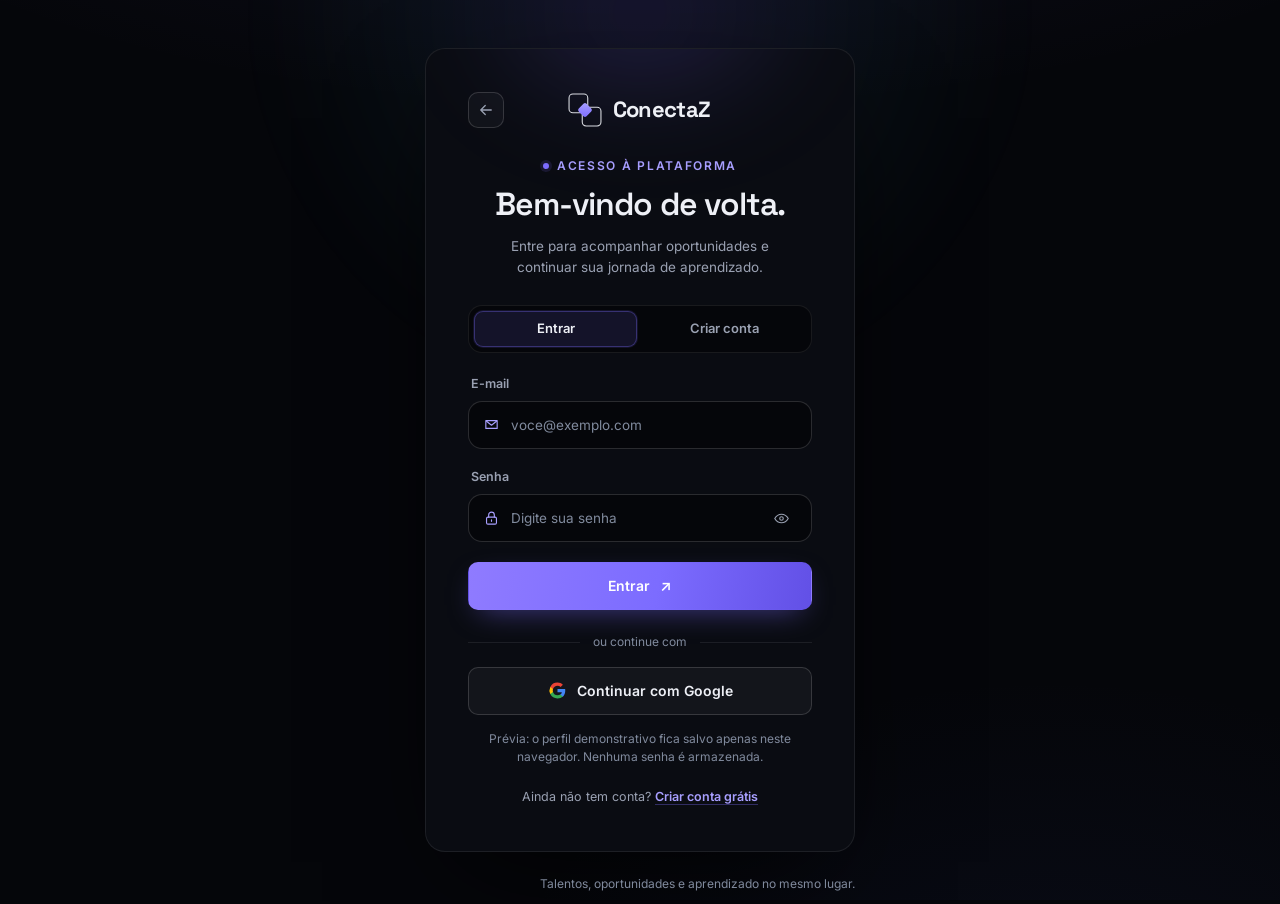
<file: login.html>
<!doctype html>
<html lang="pt-BR">
<head>
  <meta charset="utf-8">
  <meta name="viewport" content="width=device-width, initial-scale=1">
  <meta name="robots" content="noindex">
  <meta name="theme-color" content="#05060a">
  <meta name="description" content="Acesse sua conta ConectaZ para acompanhar oportunidades e cursos.">
  <title>Entrar — ConectaZ</title>
  <meta property="og:type" content="website">
  <meta property="og:title" content="Entrar — ConectaZ">
  <meta property="og:description" content="Acesse sua conta ConectaZ para acompanhar oportunidades e trilhas de aprendizado.">
  <meta property="og:image" content="https://lucasalexandrevasconcellos.github.io/ConectaZ-Beta/assets/og/login.png">
  <meta name="twitter:card" content="summary">
  <link rel="icon" type="image/svg+xml" href="assets/favicon.svg">
  <link rel="manifest" href="manifest.webmanifest">
  <link rel="preconnect" href="https://fonts.googleapis.com">
  <link rel="preconnect" href="https://fonts.gstatic.com" crossorigin>
  <link rel="stylesheet" href="https://fonts.googleapis.com/css2?family=Inter:wght@400;500;600;700&family=Space+Grotesk:wght@400;500;600;700&display=swap">
  <link rel="stylesheet" href="site.css">
  <script src="site.js" defer></script>
</head>
<body class="auth-page">
  <a class="skip-link" href="#conteudo">Pular para o conteúdo</a>
  <main class="auth-layout" id="conteudo">
    <section class="auth-card" aria-labelledby="auth-title">
      <div class="auth-topbar">
        <a class="auth-back" href="index.html" aria-label="Voltar para a página inicial" title="Voltar para o início">
          <svg viewBox="0 0 24 24" fill="none" aria-hidden="true"><path d="M19 12H5m0 0 6-6m-6 6 6 6"/></svg>
        </a>
        <a class="brand auth-brand" href="index.html" aria-label="ConectaZ, início">
          <span class="brand-symbol" aria-hidden="true"><i class="brand-diamond"></i></span>
          <span>ConectaZ</span>
        </a>
        <span class="auth-topbar-space" aria-hidden="true"></span>
      </div>

      <div class="auth-heading">
        <span class="auth-kicker"><span aria-hidden="true"></span> <span data-auth-kicker>ACESSO À PLATAFORMA</span></span>
        <h1 id="auth-title">Bem-vindo de volta.</h1>
        <p>Entre para acompanhar oportunidades e continuar sua jornada de aprendizado.</p>
      </div>

      <div class="auth-mode-switch" role="group" aria-label="Escolha uma opção">
        <button class="is-active" type="button" aria-pressed="true" data-auth-mode="login">Entrar</button>
        <button type="button" aria-pressed="false" data-auth-mode="signup">Criar conta</button>
      </div>

      <form class="auth-form" data-auth-form>
        <div class="auth-field" data-signup-field hidden>
          <label for="auth-name">Nome completo</label>
          <div class="auth-input-wrap">
            <svg viewBox="0 0 24 24" fill="none" aria-hidden="true"><circle cx="12" cy="8" r="3.2"/><path d="M5.5 20c.5-3.6 3-5.5 6.5-5.5s6 1.9 6.5 5.5"/></svg>
            <input id="auth-name" name="name" type="text" placeholder="Como podemos chamar você?" autocomplete="name" minlength="2">
          </div>
        </div>

        <div class="auth-field" data-signup-field hidden>
          <label for="auth-account-type">Quero usar a ConectaZ como</label>
          <div class="auth-input-wrap auth-select-wrap">
            <svg viewBox="0 0 24 24" fill="none" aria-hidden="true"><circle cx="9" cy="8" r="3"/><path d="M3.5 19c.4-3.2 2.4-5 5.5-5 1.4 0 2.6.4 3.6 1.2M15.5 12.5l1.5 1.5 3.5-4"/></svg>
            <select id="auth-account-type" name="accountType">
              <option value="professional">Profissional</option>
              <option value="company">Empresa</option>
            </select>
            <span class="auth-select-chevron" aria-hidden="true">⌄</span>
          </div>
        </div>

        <div class="auth-field">
          <label for="auth-email">E-mail</label>
          <div class="auth-input-wrap">
            <svg viewBox="0 0 24 24" fill="none" aria-hidden="true"><path d="M4 6.5h16v11H4z"/><path d="m5 7.5 7 5.5 7-5.5"/></svg>
            <input id="auth-email" name="email" type="email" placeholder="voce@exemplo.com" autocomplete="email" required>
          </div>
        </div>

        <div class="auth-field">
          <label for="auth-password">Senha</label>
          <div class="auth-input-wrap">
            <svg viewBox="0 0 24 24" fill="none" aria-hidden="true"><rect x="5" y="10" width="14" height="10" rx="2"/><path d="M8 10V7a4 4 0 0 1 8 0v3"/><path d="M12 14v2"/></svg>
            <input id="auth-password" name="password" type="password" placeholder="Digite sua senha" autocomplete="current-password" required>
            <button class="auth-password-toggle" type="button" aria-label="Mostrar senha" aria-pressed="false" data-password-toggle>
              <svg viewBox="0 0 24 24" fill="none" aria-hidden="true"><path d="M2.5 12s3.4-6 9.5-6 9.5 6 9.5 6-3.4 6-9.5 6-9.5-6-9.5-6Z"/><circle cx="12" cy="12" r="2.5"/></svg>
            </button>
          </div>
        </div>

        <div class="auth-field" data-signup-field hidden>
          <label for="auth-password-confirm">Confirmar senha</label>
          <div class="auth-input-wrap">
            <svg viewBox="0 0 24 24" fill="none" aria-hidden="true"><rect x="5" y="10" width="14" height="10" rx="2"/><path d="M8 10V7a4 4 0 0 1 8 0v3M9.5 15l1.7 1.7 3.5-3.5"/></svg>
            <input id="auth-password-confirm" name="passwordConfirm" type="password" placeholder="Digite a senha novamente" autocomplete="new-password" minlength="8">
          </div>
        </div>

        <button class="auth-submit" type="submit" data-auth-submit>Entrar <span aria-hidden="true">↗</span></button>
      </form>

      <div class="auth-divider"><span data-auth-divider>ou continue com</span></div>
      <button class="auth-google" type="button" data-auth-demo>
        <svg viewBox="0 0 48 48" aria-hidden="true"><path fill="#4285F4" d="M43.6 24.5c0-1.4-.1-2.8-.4-4.1H24v7.8h11a9.4 9.4 0 0 1-4.1 6.2v5.1h6.6c3.9-3.6 6.1-8.8 6.1-15Z"/><path fill="#34A853" d="M24 44c5.5 0 10.1-1.8 13.5-4.8l-6.6-5.1c-1.8 1.2-4.1 2-6.9 2-5.3 0-9.8-3.6-11.4-8.5H5.8v5.3A20 20 0 0 0 24 44Z"/><path fill="#FBBC05" d="M12.6 27.6a12 12 0 0 1 0-7.2v-5.3H5.8a20 20 0 0 0 0 17.8l6.8-5.3Z"/><path fill="#EA4335" d="M24 11.9c3 0 5.7 1 7.8 3.1l5.8-5.8C34.1 5.9 29.5 4 24 4A20 20 0 0 0 5.8 15.1l6.8 5.3c1.6-4.9 6.1-8.5 11.4-8.5Z"/></svg>
        <span data-auth-google-label>Continuar com Google</span>
      </button>
      <p class="auth-feedback" role="status" aria-live="polite" data-auth-feedback></p>

      <p class="auth-demo-note">Prévia: o perfil demonstrativo fica salvo apenas neste navegador. Nenhuma senha é armazenada.</p>
      <p class="auth-signup"><span data-auth-switch-copy>Ainda não tem conta?</span> <button type="button" data-auth-mode-link>Criar conta grátis</button></p>
    </section>

    <p class="auth-footnote">Talentos, oportunidades e aprendizado no mesmo lugar.</p>
  </main>
</body>
</html>
</file>
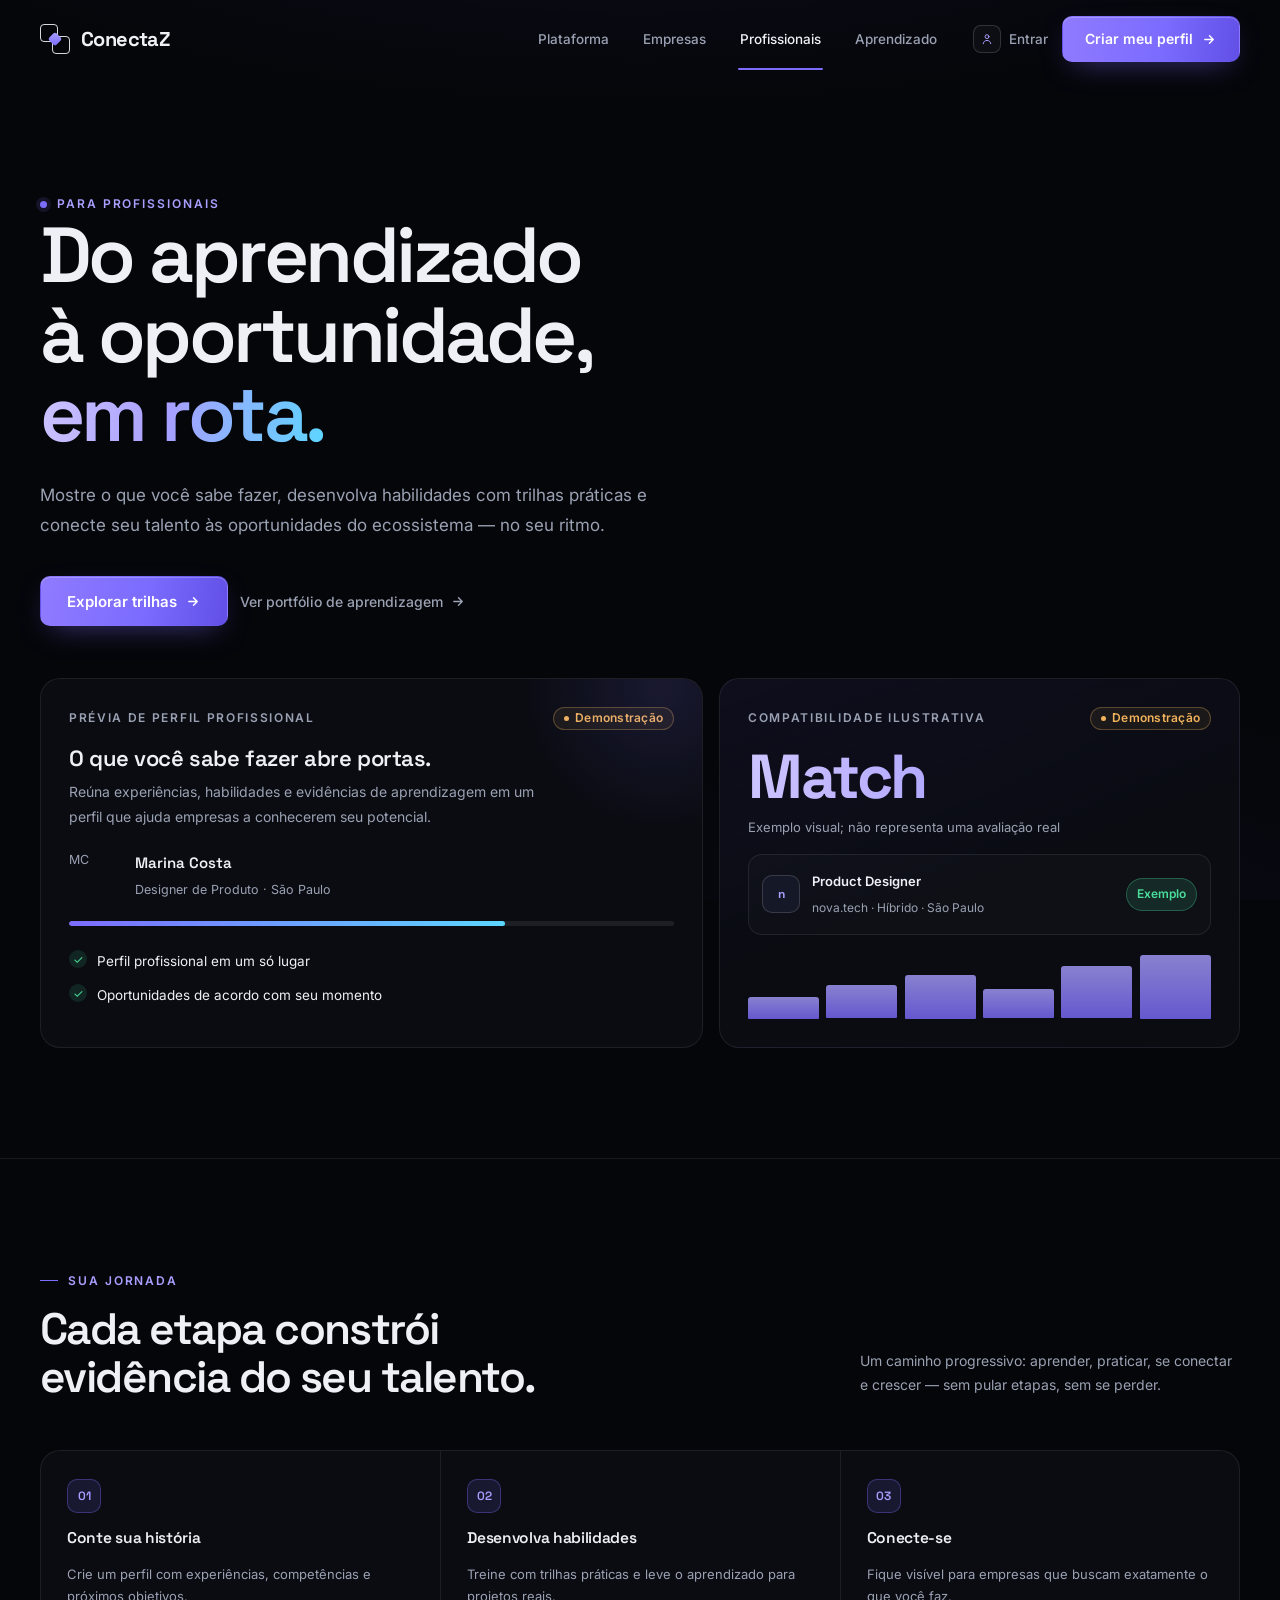
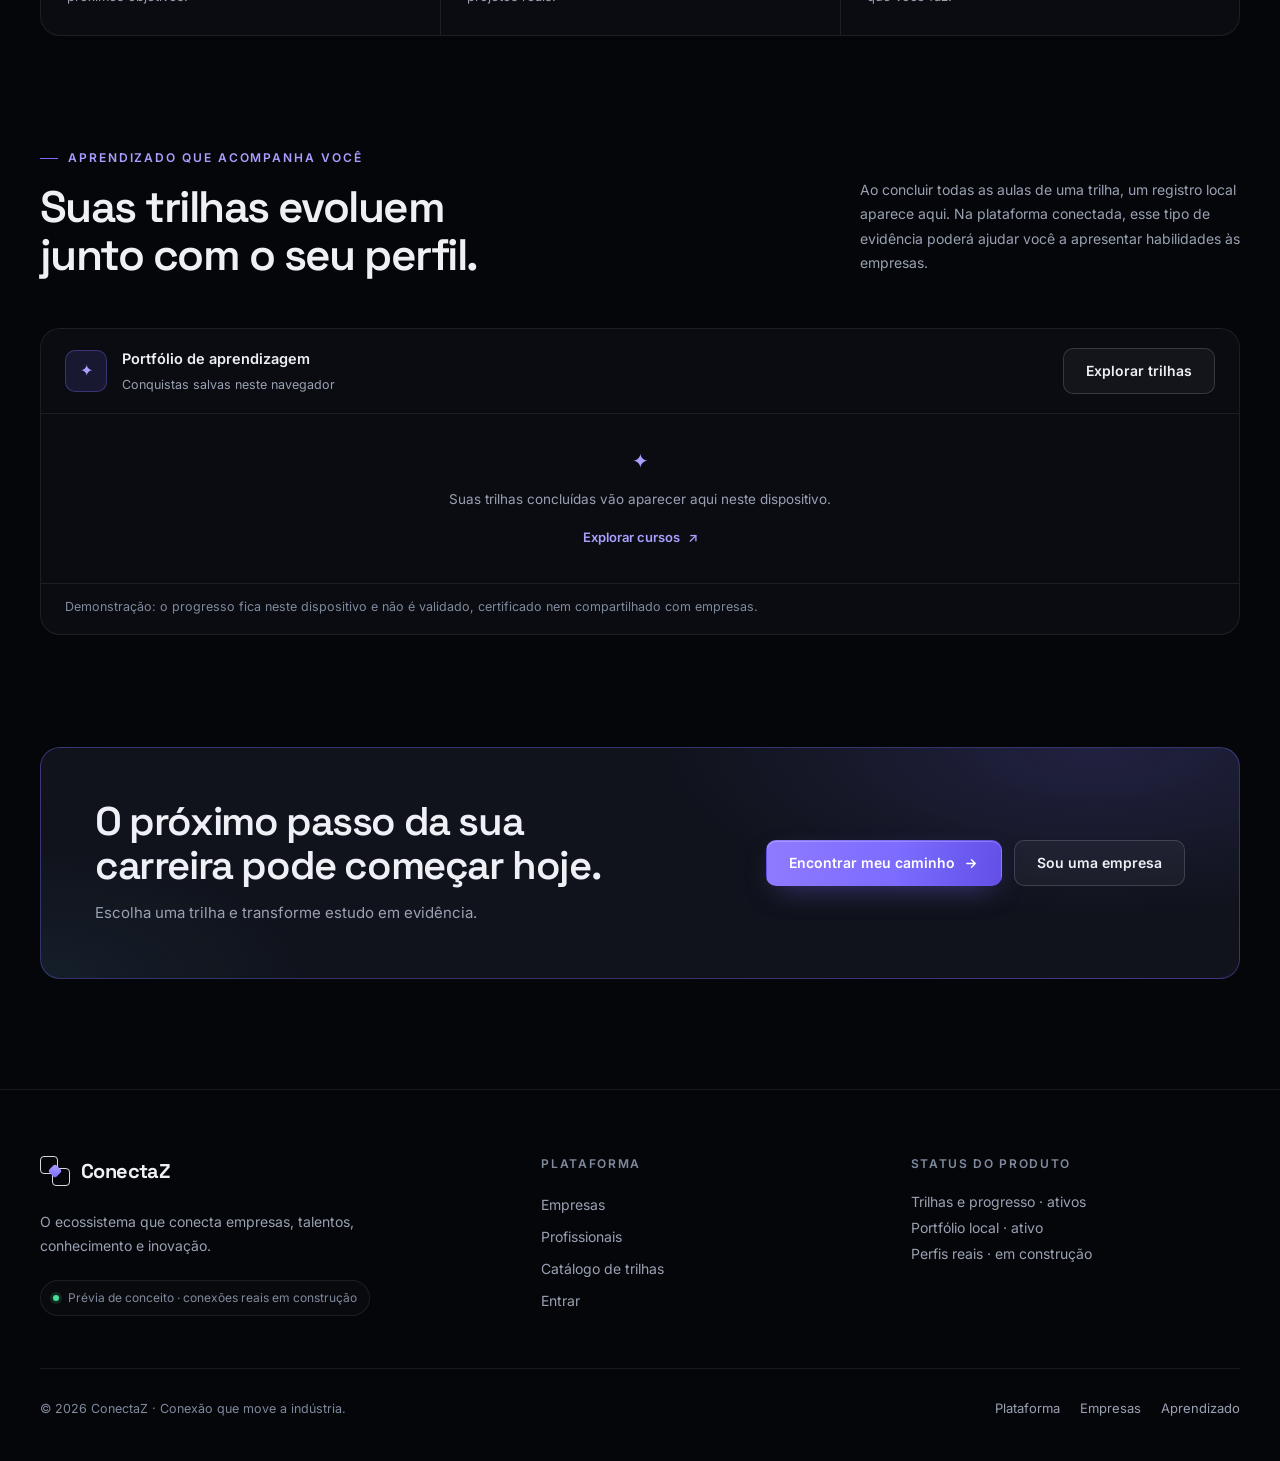
<file: profissionais.html>
<!doctype html>
<html lang="pt-BR">
<head>
  <meta charset="utf-8">
  <meta name="viewport" content="width=device-width, initial-scale=1">
  <meta name="theme-color" content="#05060a">
  <meta name="description" content="Explore oportunidades, desenvolva habilidades com trilhas práticas e organize evidências de aprendizagem na ConectaZ.">
  <link rel="icon" type="image/svg+xml" href="assets/favicon.svg">
  <link rel="manifest" href="manifest.webmanifest">
  <link rel="canonical" href="https://lucasalexandrevasconcellos.github.io/ConectaZ-Beta/profissionais.html">
  <link rel="preconnect" href="https://fonts.googleapis.com">
  <link rel="preconnect" href="https://fonts.gstatic.com" crossorigin>
  <link rel="preconnect" href="https://fonts.googleapis.com">
  <link rel="preconnect" href="https://fonts.gstatic.com" crossorigin>
  <link rel="stylesheet" href="https://fonts.googleapis.com/css2?family=Inter:wght@400;500;600;700&family=Space+Grotesk:wght@400;500;600;700&display=swap">
  <meta property="og:type" content="website">
  <meta property="og:locale" content="pt_BR">
  <meta property="og:site_name" content="ConectaZ">
  <meta property="og:title" content="Para profissionais — ConectaZ">
  <meta property="og:description" content="Aprenda, pratique e conecte seu talento às oportunidades certas.">
  <meta property="og:url" content="https://lucasalexandrevasconcellos.github.io/ConectaZ-Beta/profissionais.html">
  <meta property="og:image" content="https://lucasalexandrevasconcellos.github.io/ConectaZ-Beta/assets/og/profissionais.png">
  <meta property="og:image:alt" content="ConectaZ — talentos, empresas e aprendizado">
  <meta name="twitter:card" content="summary_large_image">
  <meta name="twitter:title" content="Para profissionais — ConectaZ">
  <meta name="twitter:description" content="Aprenda, pratique e conecte seu talento às oportunidades certas.">
  <meta name="twitter:image" content="https://lucasalexandrevasconcellos.github.io/ConectaZ-Beta/assets/og/profissionais.png">
  <title>Para profissionais — ConectaZ</title>
  <link rel="stylesheet" href="site.css">
  <script src="courses-data.js" defer></script>
  <script src="site.js" defer></script>
</head>
<body>
  <a class="skip-link" href="#conteudo">Pular para o conteúdo</a>
  <header class="site-header">
    <div class="wrap nav">
      <a class="brand" href="index.html" aria-label="ConectaZ, início">
        <span class="brand-symbol" aria-hidden="true"><i class="brand-diamond"></i></span>
        <span>ConectaZ</span>
      </a>
      <nav class="nav-links" id="nav-links" aria-label="Navegação principal">
        <a href="index.html">Plataforma</a>
        <a href="empresas.html">Empresas</a>
        <a href="profissionais.html" aria-current="page">Profissionais</a>
        <a href="catalogo.html">Aprendizado</a>
      </nav>
      <div class="nav-actions">
        <a class="login" href="login.html">Entrar</a>
        <a class="button button-primary" href="#perfil">Criar meu perfil
          <svg class="button-arrow" viewBox="0 0 16 16" fill="none" aria-hidden="true"><path d="M3 8h9M8 4l4 4-4 4" stroke="currentColor" stroke-width="1.5" stroke-linecap="round" stroke-linejoin="round"/></svg>
        </a>
        <button class="menu-toggle" aria-label="Abrir menu" aria-expanded="false" aria-controls="nav-links">
          <svg width="18" height="18" viewBox="0 0 24 24" fill="none" aria-hidden="true"><path d="M4 7h16M4 12h16M4 17h16" stroke="currentColor" stroke-width="1.7" stroke-linecap="round"/></svg>
        </button>
      </div>
    </div>
  </header>

  <main id="conteudo">
    <section class="feature-page">
      <div class="wrap feature-inner">
        <div class="feature-intro">
          <div class="eyebrow reveal"><span class="eyebrow-dot"></span> Para profissionais</div>
          <h1 class="reveal" data-delay="1">Do aprendizado à oportunidade, <span class="accent">em rota.</span></h1>
          <p class="hero-copy reveal" data-delay="2">Mostre o que você sabe fazer, desenvolva habilidades com trilhas práticas e conecte seu talento às oportunidades do ecossistema — no seu ritmo.</p>
          <div class="hero-ctas reveal" data-delay="3">
            <a class="button button-primary" href="catalogo.html">Explorar trilhas
              <svg class="button-arrow" viewBox="0 0 16 16" fill="none" aria-hidden="true"><path d="M3 8h9M8 4l4 4-4 4" stroke="currentColor" stroke-width="1.5" stroke-linecap="round" stroke-linejoin="round"/></svg>
            </a>
            <a class="hero-alt" href="#conquistas">Ver portfólio de aprendizagem
              <svg viewBox="0 0 16 16" fill="none" aria-hidden="true"><path d="M3 8h9M8 4l4 4-4 4" stroke="currentColor" stroke-width="1.5" stroke-linecap="round" stroke-linejoin="round"/></svg>
            </a>
          </div>
        </div>

        <div class="feature-visual">
          <article class="feature-panel glow reveal">
            <div class="showcase-top">
              <div class="panel-label">Prévia de perfil profissional</div>
              <span class="demo-badge">Demonstração</span>
            </div>
            <h2>O que você sabe fazer abre portas.</h2>
            <p>Reúna experiências, habilidades e evidências de aprendizagem em um perfil que ajuda empresas a conhecerem seu potencial.</p>
            <div class="profile-visual">
              <span class="profile-avatar">MC</span>
              <div><strong>Marina Costa</strong><span>Designer de Produto · São Paulo</span></div>
            </div>
            <div class="progress"><span></span></div>
            <div class="benefit-list">
              <div class="benefit"><span class="check">✓</span> Perfil profissional em um só lugar</div>
              <div class="benefit"><span class="check">✓</span> Oportunidades de acordo com seu momento</div>
            </div>
          </article>
          <article class="feature-panel metric-panel reveal" data-delay="1">
            <div>
              <div class="showcase-top">
                <div class="panel-label">Compatibilidade ilustrativa</div>
                <span class="demo-badge">Demonstração</span>
              </div>
              <div class="metric-big">Match</div>
              <div class="metric-caption">Exemplo visual; não representa uma avaliação real</div>
              <div class="listing">
                <span class="listing-avatar">n</span>
                <span>
                  <span class="listing-title">Product Designer</span><br>
                  <span class="listing-sub">nova.tech · Híbrido · São Paulo</span>
                </span>
                <span class="listing-tag">Exemplo</span>
              </div>
            </div>
            <div class="mini-bars" aria-hidden="true"><i></i><i></i><i></i><i></i><i></i><i></i></div>
          </article>
        </div>
      </div>
    </section>

    <section class="content-section">
      <div class="wrap">
        <div class="section-heading">
          <div>
            <div class="section-kicker">Sua jornada</div>
            <h2>Cada etapa constrói<br>evidência do seu talento.</h2>
          </div>
          <p>Um caminho progressivo: aprender, praticar, se conectar e crescer — sem pular etapas, sem se perder.</p>
        </div>
        <div class="steps" style="grid-template-columns:repeat(3,1fr)">
          <div class="step reveal"><span class="step-num">01</span><h3>Conte sua história</h3><p>Crie um perfil com experiências, competências e próximos objetivos.</p></div>
          <div class="step reveal" data-delay="1"><span class="step-num">02</span><h3>Desenvolva habilidades</h3><p>Treine com trilhas práticas e leve o aprendizado para projetos reais.</p></div>
          <div class="step reveal" data-delay="2"><span class="step-num">03</span><h3>Conecte-se</h3><p>Fique visível para empresas que buscam exatamente o que você faz.</p></div>
        </div>
      </div>
    </section>

    <section class="content-section learning-portfolio" id="conquistas">
      <div class="wrap">
        <div class="section-heading">
          <div>
            <div class="section-kicker">Aprendizado que acompanha você</div>
            <h2>Suas trilhas evoluem<br>junto com o seu perfil.</h2>
          </div>
          <p>Ao concluir todas as aulas de uma trilha, um registro local aparece aqui. Na plataforma conectada, esse tipo de evidência poderá ajudar você a apresentar habilidades às empresas.</p>
        </div>
        <div class="learning-panel reveal">
          <div class="learning-panel-heading">
            <span class="learning-mark" aria-hidden="true">✦</span>
            <div>
              <strong>Portfólio de aprendizagem</strong>
              <small>Conquistas salvas neste navegador</small>
            </div>
            <a class="button button-glass" href="catalogo.html">Explorar trilhas</a>
          </div>
          <div class="learning-badges" data-learning-badges>
            <div class="badge-empty">
              <span aria-hidden="true">✦</span>
              <p>Suas trilhas concluídas vão aparecer aqui neste dispositivo.</p>
              <a class="text-link" href="catalogo.html">Explorar cursos <span aria-hidden="true">↗</span></a>
            </div>
          </div>
          <p class="prototype-note">Demonstração: o progresso fica neste dispositivo e não é validado, certificado nem compartilhado com empresas.</p>
        </div>
      </div>
    </section>

    <section class="content-section final-cta" id="perfil">
      <div class="wrap">
        <div class="cta-panel">
          <div>
            <h2>O próximo passo da sua carreira pode começar hoje.</h2>
            <p>Escolha uma trilha e transforme estudo em evidência.</p>
          </div>
          <div class="cta-actions">
            <a class="button button-primary" href="catalogo.html">Encontrar meu caminho
              <svg class="button-arrow" viewBox="0 0 16 16" fill="none" aria-hidden="true"><path d="M3 8h9M8 4l4 4-4 4" stroke="currentColor" stroke-width="1.5" stroke-linecap="round" stroke-linejoin="round"/></svg>
            </a>
            <a class="button button-glass" href="empresas.html">Sou uma empresa</a>
          </div>
        </div>
      </div>
    </section>
  </main>

  <footer class="footer">
    <div class="wrap">
      <div class="footer-grid">
        <div>
          <a class="brand" href="index.html"><span class="brand-symbol" aria-hidden="true"><i class="brand-diamond"></i></span><span>ConectaZ</span></a>
          <p class="footer-tagline">O ecossistema que conecta empresas, talentos, conhecimento e inovação.</p>
          <span class="footer-status">Prévia de conceito · conexões reais em construção</span>
        </div>
        <div>
          <div class="footer-col-title">Plataforma</div>
          <div class="footer-links">
            <a href="empresas.html">Empresas</a>
            <a href="profissionais.html">Profissionais</a>
            <a href="catalogo.html">Catálogo de trilhas</a>
            <a href="login.html">Entrar</a>
          </div>
        </div>
        <div>
          <div class="footer-col-title">Status do produto</div>
          <div class="footer-links">
            <span>Trilhas e progresso · ativos</span>
            <span>Portfólio local · ativo</span>
            <span>Perfis reais · em construção</span>
          </div>
        </div>
      </div>
      <div class="footer-bottom">
        <div class="footer-note">© 2026 ConectaZ · Conexão que move a indústria.</div>
        <div class="footer-links-row">
          <a href="index.html">Plataforma</a>
          <a href="empresas.html">Empresas</a>
          <a href="catalogo.html">Aprendizado</a>
        </div>
      </div>
    </div>
  </footer>
</body>
</html>
</file>
<file: site.css>
/* ============================================================
   ConectaZ — Design System "Grade Viva"
   Futurismo corporativo · infraestrutura de conexão
   Uma única fonte de verdade para todas as páginas.
   ============================================================ */
/* As fontes são carregadas via <link> no <head> de cada página (ver build-course-pages.mjs).
   Não use @import aqui: ele serializa a descoberta da fonte DEPOIS do download deste
   arquivo e anula os preconnects de fonts.googleapis.com / fonts.gstatic.com. */

:root {
  color-scheme: dark;
  /* Superfícies */
  --bg0: #05060a;
  --bg1: #0a0c12;
  --bg2: #10131c;
  --bg3: #151927;
  --white: #eef0f6;
  --muted: #9aa1b2;
  --faint: #808a9d;
  /* Linhas */
  --line: rgba(255, 255, 255, .08);
  --line-strong: rgba(255, 255, 255, .15);
  /* Cor */
  --accent: #7c6cff;
  --accent-soft: #a89fff;
  --accent-bright: #c3baff;
  --accent-dim: rgba(124, 108, 255, .13);
  --accent-line: rgba(124, 108, 255, .34);
  --cyan: #5cd6ff;
  --cyan-dim: rgba(92, 214, 255, .12);
  --green: #4ade9c;
  --green-dim: rgba(74, 222, 156, .12);
  --amber: #f2b35c;
  --red: #ff6b7a;
  /* Estrutura */
  --max: 1200px;
  --gutter: 56px;
  --radius-sm: 10px;
  --radius: 14px;
  --radius-lg: 20px;
  /* Tipografia */
  --font-display: 'Space Grotesk', sans-serif;
  --font-body: 'Inter', sans-serif;
  /* Motion */
  --ease: cubic-bezier(.22, .8, .26, .99);
  --dur-fast: .2s;
  --dur: .4s;
  --dur-slow: .7s;
  /* Arcaico compat: nomes antigos usados por scripts/páginas */
  --purple: var(--accent);
  --purple2: #6250e6;
  --pink: var(--accent-soft);
  --blue: var(--cyan);
  --surface: var(--bg2);
  --surface2: var(--bg3);
}

* { box-sizing: border-box }

html {
  scroll-behavior: smooth;
  scroll-padding-top: 96px;
}

body {
  margin: 0;
  background: var(--bg0);
  color: var(--white);
  font-family: var(--font-body);
  font-size: 15.5px;
  line-height: 1.7;
  -webkit-font-smoothing: antialiased;
  text-rendering: optimizeLegibility;
  overflow-x: hidden;
}

/* Luz de fundo: um horizonte, não confete */
body::before {
  content: "";
  position: fixed;
  inset: 0;
  z-index: -2;
  background:
    radial-gradient(ellipse 90rem 34rem at 50% -14rem, rgba(124, 108, 255, .09), transparent 62%),
    radial-gradient(ellipse 60rem 40rem at 82% 118%, rgba(48, 66, 148, .1), transparent 60%),
    var(--bg0);
  pointer-events: none;
}

a { color: inherit; text-decoration: none }
button { font: inherit }
button, a { -webkit-tap-highlight-color: transparent }

button:focus-visible, a:focus-visible, input:focus-visible, select:focus-visible, textarea:focus-visible, summary:focus-visible {
  outline: 2px solid var(--accent);
  outline-offset: 3px;
  border-radius: 4px;
}

svg { display: block }

.wrap {
  width: min(var(--max), calc(100% - var(--gutter)));
  margin-inline: auto;
}

::selection { background: rgba(124, 108, 255, .35); color: #fff }

h1, h2, h3, h4 { font-family: var(--font-display); margin: 0; text-wrap: balance }
h1, h2, h3, p { margin-top: 0 }
h1 {
  font-size: clamp(44px, 6.2vw, 78px);
  line-height: 1.02;
  letter-spacing: -.045em;
  font-weight: 600;
}
h2 {
  font-size: clamp(28px, 3.6vw, 44px);
  line-height: 1.1;
  letter-spacing: -.035em;
  font-weight: 600;
}
h3 { font-size: 18px; letter-spacing: -.02em; font-weight: 600 }

/* ============================================================
   Botões · produto, não template
   ============================================================ */
.button {
  display: inline-flex;
  align-items: center;
  justify-content: center;
  gap: 9px;
  min-height: 46px;
  padding: 0 22px;
  border-radius: var(--radius-sm);
  border: 1px solid transparent;
  font-family: var(--font-body);
  font-weight: 600;
  font-size: 14px;
  line-height: 1;
  cursor: pointer;
  transition: transform var(--dur-fast) var(--ease), background var(--dur-fast), border-color var(--dur-fast), box-shadow var(--dur-fast), color var(--dur-fast);
  position: relative;
}
.button:hover { transform: translateY(-1px) }
.button:active { transform: translateY(0) }

.button-primary {
  background: linear-gradient(100deg, #8f7bff, #7c6cff 55%, #6250e6);
  color: #fff;
  box-shadow: 0 1px 0 rgba(255, 255, 255, .22) inset, 0 10px 30px -12px rgba(124, 108, 255, .55);
}
.button-primary:hover {
  box-shadow: 0 1px 0 rgba(255, 255, 255, .3) inset, 0 14px 40px -12px rgba(124, 108, 255, .7);
}
.button-primary .button-arrow { transition: transform var(--dur-fast) var(--ease) }
.button-primary:hover .button-arrow { transform: translateX(3px) }

.button-glass {
  background: rgba(255, 255, 255, .04);
  border-color: var(--line-strong);
  color: var(--white);
}
.button-glass:hover { background: rgba(255, 255, 255, .08); border-color: rgba(255, 255, 255, .26) }

.button-arrow { width: 15px; height: 15px }

.text-link {
  display: inline-flex;
  align-items: center;
  gap: 8px;
  min-height: 24px;
  font-size: 13px;
  font-weight: 600;
  color: var(--accent-soft);
}
.text-link svg { width: 14px; height: 14px; transition: transform var(--dur-fast) var(--ease) }
.text-link:hover svg { transform: translateX(3px) }

/* ============================================================
   Header · instrumento técnico que encolhe ao rolar
   ============================================================ */
.site-header {
  position: fixed;
  top: 0;
  left: 0;
  right: 0;
  z-index: 60;
  border-bottom: 1px solid transparent;
  background: transparent;
  transition: background var(--dur) var(--ease), border-color var(--dur) var(--ease);
  will-change: background;
}
.site-header.is-scrolled {
  background: rgba(5, 6, 10, .82);
  border-bottom-color: var(--line);
  backdrop-filter: blur(16px) saturate(150%);
  -webkit-backdrop-filter: blur(16px) saturate(150%);
}

.nav {
  height: 78px;
  display: flex;
  align-items: center;
  justify-content: space-between;
  gap: 26px;
  transition: height var(--dur) var(--ease);
}
.site-header.is-scrolled .nav { height: 64px }

.brand {
  display: inline-flex;
  align-items: center;
  gap: 11px;
  font-family: var(--font-display);
  font-weight: 700;
  font-size: 20px;
  letter-spacing: -.03em;
  white-space: nowrap;
}
.brand-symbol {
  width: 30px;
  height: 30px;
  position: relative;
  display: inline-block;
  flex: none;
}
.brand-symbol::before, .brand-symbol::after {
  content: "";
  position: absolute;
  width: 16px;
  height: 16px;
  border: 1.5px solid rgba(238, 240, 246, .9);
  border-radius: 4px;
  transition: transform var(--dur) var(--ease);
}
.brand-symbol::before { left: 0; top: 0 }
.brand-symbol::after { right: 0; bottom: 0 }
.brand-diamond {
  position: absolute;
  width: 10px;
  height: 10px;
  background: linear-gradient(135deg, var(--accent-soft), var(--accent));
  transform: rotate(45deg);
  left: 10px;
  top: 10px;
  border-radius: 2px;
  z-index: 1;
}
.brand:hover .brand-symbol::before { transform: translate(-2px, -2px) }
.brand:hover .brand-symbol::after { transform: translate(2px, 2px) }

.nav-links {
  display: flex;
  align-items: center;
  gap: 30px;
  margin-left: auto;
  margin-right: 8px;
}
.nav-links a {
  font-size: 13.5px;
  font-weight: 500;
  color: var(--muted);
  transition: color var(--dur-fast);
  padding: 6px 2px;
}
.nav-links a:hover { color: var(--white) }
.nav-links a[aria-current="page"] { color: var(--white) }
.nav-links a[aria-current="page"]::after {
  content: "";
  height: 2px;
  position: absolute;
  bottom: -14px;
  left: 0;
  right: 0;
  background: var(--accent);
  border-radius: 2px;
}
.nav-links a { position: relative }

.nav-actions { display: flex; align-items: center; gap: 14px }

.login {
  font-size: 13.5px;
  font-weight: 500;
  color: var(--muted);
  transition: color var(--dur-fast);
  display: inline-flex;
  align-items: center;
  gap: 8px;
}
.login::before {
  content: "";
  display: inline-block;
  flex: 0 0 26px;
  width: 26px;
  height: 26px;
  border: 1px solid var(--line-strong);
  border-radius: 8px;
  background-color: rgba(255, 255, 255, .03);
  background-image: url("data:image/svg+xml,%3Csvg xmlns='http://www.w3.org/2000/svg' viewBox='0 0 24 24' fill='none' stroke='%23a89fff' stroke-width='1.7' stroke-linecap='round' stroke-linejoin='round'%3E%3Ccircle cx='12' cy='8' r='3.3'/%3E%3Cpath d='M5.5 20c.5-3.6 3-5.5 6.5-5.5s6 1.9 6.5 5.5'/%3E%3C/svg%3E");
  background-position: center;
  background-repeat: no-repeat;
  background-size: 14px;
}
.login:hover { color: var(--white) }

.menu-toggle {
  display: none;
  background: none;
  border: 1px solid var(--line-strong);
  color: var(--white);
  border-radius: var(--radius-sm);
  width: 44px;
  height: 44px;
  align-items: center;
  justify-content: center;
  cursor: pointer;
}

/* ============================================================
   Hero · a grade é a metáfora
   ============================================================ */
.hero {
  position: relative;
  overflow: clip;
  padding: 178px 0 110px;
  border-bottom: 1px solid var(--line);
}
.hero-grid {
  position: absolute;
  inset: 0;
  background-image:
    linear-gradient(rgba(255, 255, 255, .028) 1px, transparent 1px),
    linear-gradient(90deg, rgba(255, 255, 255, .028) 1px, transparent 1px);
  background-size: 72px 72px;
  mask-image: radial-gradient(ellipse 75% 68% at 50% 36%, #000 30%, transparent 78%);
  pointer-events: none;
}
/* Spotlight: segue o cursor por variáveis CSS, desativável */
.hero-spot {
  position: absolute;
  inset: 0;
  z-index: 0;
  pointer-events: none;
  background: radial-gradient(560px circle at var(--mx, 70%) var(--my, 38%), rgba(124, 108, 255, .1), transparent 62%);
  transition: opacity .6s ease;
}
/* Linha do horizonte técnico */
.hero-rule {
  position: absolute;
  left: 0;
  right: 0;
  top: 0;
  height: 1px;
  background: linear-gradient(90deg, transparent, var(--accent-line) 22%, rgba(92, 214, 255, .4) 50%, var(--accent-line) 78%, transparent);
  opacity: .55;
}

.hero-content {
  position: relative;
  z-index: 1;
  display: grid;
  grid-template-columns: 1.04fr .96fr;
  align-items: center;
  gap: 64px;
}

.eyebrow {
  display: inline-flex;
  align-items: center;
  gap: 10px;
  text-transform: uppercase;
  letter-spacing: .16em;
  font-size: 12px;
  font-weight: 600;
  color: var(--accent-soft);
}
.eyebrow-dot {
  width: 7px;
  height: 7px;
  border-radius: 50%;
  background: var(--accent);
  box-shadow: 0 0 0 4px var(--accent-dim);
  flex: none;
}

.hero h1 { margin: 22px 0 0 }
h1 .accent {
  background: linear-gradient(100deg, #cdc5ff 0%, #a89fff 45%, #5cd6ff 100%);
  background-clip: text;
  -webkit-background-clip: text;
  color: transparent;
}

.hero-copy {
  font-size: 17px;
  line-height: 1.75;
  color: var(--muted);
  max-width: 520px;
  margin: 26px 0 0;
}

.hero-ctas {
  display: flex;
  gap: 12px;
  flex-wrap: wrap;
  align-items: center;
  margin-top: 36px;
}
.hero-ctas .button { min-height: 50px; padding: 0 26px; font-size: 15px }
.hero-alt {
  display: inline-flex;
  align-items: center;
  gap: 8px;
  color: var(--muted);
  font-size: 14px;
  font-weight: 500;
  transition: color var(--dur-fast);
}
.hero-alt:hover { color: var(--white) }
.hero-alt svg { width: 15px; height: 15px; transition: transform var(--dur-fast) var(--ease) }
.hero-alt:hover svg { transform: translateX(3px) }

/* Aviso de protótipo: discreto e honesto */
.prototype-banner {
  display: inline-flex;
  align-items: center;
  gap: 9px;
  margin: 26px 0 0;
  padding: 8px 13px;
  border: 1px solid var(--line);
  border-radius: 999px;
  background: rgba(255, 255, 255, .02);
  color: var(--faint);
  font-size: 12px;
  line-height: 1.4;
}
.prototype-banner::before {
  content: "";
  width: 6px;
  height: 6px;
  flex: none;
  border-radius: 50%;
  background: var(--amber);
  box-shadow: 0 0 0 3px rgba(242, 179, 92, .15);
}

.demo-badge {
  display: inline-flex;
  align-items: center;
  gap: 6px;
  min-height: 22px;
  padding: 0 10px;
  border: 1px solid rgba(242, 179, 92, .3);
  border-radius: 999px;
  background: rgba(242, 179, 92, .07);
  color: var(--amber);
  font-size: 12px;
  font-weight: 600;
  letter-spacing: .02em;
  white-space: nowrap;
}
.demo-badge::before {
  content: "";
  width: 5px;
  height: 5px;
  border-radius: 50%;
  background: var(--amber);
}

/* --- Visual do hero: ecossistema em SVG --- */
.hero-art {
  position: relative;
  display: flex;
  flex-direction: column;
  align-items: center;
  min-height: 0;
}
.eco-scene { width: 100%; max-width: 480px; position: relative }
.eco-parallax { transition: transform .35s var(--ease); will-change: transform }

.eco-node-label {
  font-family: var(--font-body);
  font-size: 12px;
  font-weight: 600;
  letter-spacing: .06em;
  fill: var(--muted);
  text-transform: uppercase;
}
.eco-node-label.is-core { fill: var(--white); font-size: 13px; letter-spacing: .1em }
.eco-core-ring { transform-origin: 280px 250px; animation: core-breathe 8s ease-in-out infinite }
.eco-flow { stroke-dasharray: 5 9; animation: flow-move 2.6s linear infinite }
.eco-flow.slow { animation-duration: 4.2s }
.eco-flow.rev { animation-direction: reverse }
.eco-node { transition: transform var(--dur) var(--ease) }
.eco-node:hover { transform: scale(1.06) }
.eco-node:hover .eco-node-label { fill: var(--white) }

/* Painel de sinal (prova técnica, honesta) */
.hero-signal {
  width: min(330px, 100%);
  margin: 14px 0 0 auto;
  padding: 16px;
  border: 1px solid var(--line);
  border-radius: var(--radius);
  background: rgba(10, 12, 18, .88);
  backdrop-filter: blur(10px);
  -webkit-backdrop-filter: blur(10px);
  box-shadow: 0 24px 60px -24px rgba(0, 0, 0, .7);
}
.hero-signal-top {
  display: flex;
  align-items: center;
  justify-content: space-between;
  gap: 10px;
  margin-bottom: 12px;
}
.hero-signal-title {
  font-size: 12px;
  font-weight: 600;
  letter-spacing: .12em;
  text-transform: uppercase;
  color: var(--muted);
}
.hero-signal-row {
  display: flex;
  align-items: center;
  gap: 8px;
  padding: 7px 0;
  border-top: 1px solid var(--line);
  font-size: 12.5px;
  color: var(--muted);
  white-space: nowrap;
}
.hero-signal-row strong {
  font-family: var(--font-display);
  font-size: 15px;
  color: var(--white);
  letter-spacing: -.01em;
  flex-shrink: 0;
}
.hero-signal-row span:first-child {
  overflow: hidden;
  text-overflow: ellipsis;
}
.hero-signal-row span:last-child { margin-left: auto }
.hero-signal-row .up { color: var(--green); font-weight: 600; font-size: 12px }

/* Faixa de prova sob o hero */
.trust-strip {
  border-bottom: 1px solid var(--line);
  padding: 30px 0;
  background: var(--bg1);
}
.trust-inner {
  display: flex;
  align-items: center;
  justify-content: space-between;
  gap: 24px;
}
.trust-label {
  font-size: 12px;
  color: var(--faint);
  text-transform: uppercase;
  letter-spacing: .14em;
  font-weight: 600;
}
.trust-stat {
  font-family: var(--font-display);
  font-weight: 600;
  font-size: 19px;
  letter-spacing: -.02em;
}
.trust-stat small {
  font-family: var(--font-body);
  font-size: 12.5px;
  font-weight: 400;
  color: var(--muted);
  letter-spacing: 0;
  display: block;
  margin-top: 2px;
}
.trust-divider { width: 1px; height: 40px; background: var(--line) }

/* ============================================================
   Seções
   ============================================================ */
.content-section { padding: 112px 0 }
.content-section + .content-section { padding-top: 0 }
.section-heading {
  display: flex;
  justify-content: space-between;
  align-items: end;
  gap: 40px;
  margin-bottom: 48px;
}
.section-kicker {
  font-size: 12px;
  color: var(--accent-soft);
  text-transform: uppercase;
  letter-spacing: .16em;
  font-weight: 600;
  margin-bottom: 14px;
  display: flex;
  align-items: center;
  gap: 10px;
}
.section-kicker::before {
  content: "";
  width: 18px;
  height: 1px;
  background: var(--accent);
  flex: none;
}
.section-heading p {
  max-width: 380px;
  color: var(--muted);
  font-size: 14px;
  line-height: 1.75;
  margin-bottom: 4px;
}
.section-title { font-size: clamp(24px, 3vw, 34px); letter-spacing: -.03em; margin: 0 0 10px }
.section-subtitle { font-size: 14px; color: var(--muted); max-width: 560px; margin: 0 }

/* O problema / como resolve */
.problem-section { border-bottom: 1px solid var(--line) }
.problem-grid {
  display: grid;
  grid-template-columns: 1fr 1fr;
  gap: 24px;
}
.problem-card {
  border: 1px solid var(--line);
  border-radius: var(--radius-lg);
  padding: 30px;
  background: var(--bg1);
}
.problem-card h3 { font-size: 20px; margin-bottom: 10px }
.problem-card p { color: var(--muted); font-size: 14.5px; margin: 0 }

.steps {
  display: grid;
  grid-template-columns: repeat(4, 1fr);
  gap: 0;
  border: 1px solid var(--line);
  border-radius: var(--radius-lg);
  background: var(--bg1);
  overflow: hidden;
}
.step {
  position: relative;
  display: grid;
  gap: 12px;
  padding: 28px 26px;
  border-left: 1px solid var(--line);
  transition: background var(--dur-fast);
}
.step:first-child { border-left: 0 }
.step:hover { background: rgba(124, 108, 255, .04) }
.step::before {
  content: "";
  position: absolute;
  top: 0;
  left: 0;
  right: 0;
  height: 2px;
  background: linear-gradient(90deg, var(--accent), var(--cyan));
  opacity: 0;
  transition: opacity var(--dur);
}
.step:hover::before { opacity: 1 }
.step-num {
  width: 34px;
  height: 34px;
  border: 1px solid var(--accent-line);
  border-radius: var(--radius-sm);
  display: grid;
  place-items: center;
  color: var(--accent-soft);
  font-size: 12px;
  font-weight: 600;
  font-family: var(--font-display);
  background: var(--accent-dim);
}
.step h3 { font-size: 15.5px }
.step p { font-size: 13px; line-height: 1.7; color: var(--muted); margin: 0 }

/* Ecossistema: mapa modular conectado */
.ecosystem-section {
  position: relative;
  border-block: 1px solid var(--line);
  background:
    linear-gradient(rgba(255, 255, 255, .018) 1px, transparent 1px),
    linear-gradient(90deg, rgba(255, 255, 255, .018) 1px, transparent 1px),
    var(--bg1);
  background-size: 72px 72px, 72px 72px, auto;
}
.eco-wheel-stage {
  position: relative;
  display: grid;
  place-items: center;
  gap: 20px;
  padding: 26px 0 4px;
}
.eco-wheel {
  --node-dist: min(176px, 38vw);
  position: relative;
  width: min(480px, 86vw);
  aspect-ratio: 1;
  display: grid;
  place-items: center;
}
.eco-wheel-anim-clip {
  position: absolute;
  inset: 0;
  border-radius: 50%;
  overflow: hidden;
  pointer-events: none;
}
.eco-wheel-anim {
  position: absolute;
  inset: 9%;
  border-radius: 50%;
  border: 1px dashed var(--line-strong);
  opacity: .6;
  animation: eco-orbit 46s linear infinite;
}
.eco-wheel-anim::before, .eco-wheel-anim::after {
  content: "";
  position: absolute;
  border-radius: 50%;
  border: 1px solid var(--line);
}
.eco-wheel-anim::before { inset: 11% }
.eco-wheel-anim::after { inset: -4%; border-style: dashed; opacity: .5 }
.eco-wheel-core {
  position: relative;
  z-index: 2;
  display: grid;
  justify-items: center;
  align-content: center;
  gap: 7px;
  width: 158px;
  height: 158px;
  padding: 0;
  border: 1px solid var(--accent-line);
  border-radius: 50%;
  background:
    radial-gradient(circle at 50% 30%, rgba(124, 108, 255, .30), transparent 62%),
    linear-gradient(160deg, var(--bg3), var(--bg1));
  color: var(--white);
  cursor: pointer;
  box-shadow: 0 18px 50px -22px rgba(124, 108, 255, .55), 0 0 0 0 rgba(124, 108, 255, .26);
  transition: transform var(--dur) var(--ease), border-color var(--dur);
  animation: eco-pulse 3.6s var(--ease) infinite;
}
.eco-wheel-core:hover { transform: scale(1.045); border-color: var(--accent-soft) }
.eco-wheel-core:focus-visible { outline: 2px solid var(--accent-soft); outline-offset: 4px }
.eco-wheel-core-icon {
  width: 40px;
  height: 40px;
  display: grid;
  place-items: center;
  border: 1px solid var(--accent-line);
  border-radius: 12px;
  background: rgba(124, 108, 255, .16);
  color: var(--accent-soft);
}
.eco-wheel-core-icon svg { width: 20px; height: 20px; transition: transform var(--dur) var(--ease) }
.eco-wheel-core:hover .eco-wheel-core-icon svg { transform: rotate(90deg) }
.eco-wheel-core strong { font-family: var(--font-display); font-size: 16px; letter-spacing: -.01em }
.eco-wheel-core small {
  font-size: 12px;
  font-weight: 600;
  letter-spacing: .2em;
  text-transform: uppercase;
  color: var(--accent-soft);
}
.eco-wheel-ring { list-style: none; margin: 0; padding: 0; position: absolute; inset: 0 }
.eco-wheel-ring li {
  position: absolute;
  left: 50%;
  top: 50%;
  width: 100px;
  margin: 0;
  transform: translate(-50%, -50%) rotate(var(--node-angle)) translate(var(--node-dist)) rotate(calc(-1 * var(--node-angle)));
}
.eco-node-btn {
  display: grid;
  justify-items: center;
  gap: 8px;
  width: 100%;
  margin: 0;
  padding: 0;
  border: 0;
  background: none;
  color: var(--white);
  cursor: pointer;
}
.eco-wheel-stage .eco-node-btn { opacity: 0 }
.eco-wheel-stage.in-view .eco-node-btn {
  animation: eco-node-in .7s var(--ease) both;
  animation-delay: calc(140ms + var(--node-i) * 90ms);
}
.eco-node-btn:focus-visible { outline: none }
.eco-node-btn:focus-visible .eco-node-icon { outline: 2px solid var(--accent-soft); outline-offset: 3px }
.eco-node-icon {
  width: 54px;
  height: 54px;
  display: grid;
  place-items: center;
  border: 1px solid var(--line-strong);
  border-radius: 16px;
  background: linear-gradient(165deg, var(--bg3), var(--bg1));
  color: var(--accent-soft);
  box-shadow: 0 14px 34px -18px rgba(0, 0, 0, .8);
  transition: border-color var(--dur), color var(--dur), background var(--dur), box-shadow var(--dur);
}
.eco-node-icon svg { width: 23px; height: 23px; transition: transform var(--dur) var(--ease) }
.eco-node-btn:hover .eco-node-icon,
.eco-node-btn:focus-visible .eco-node-icon {
  border-color: var(--accent-soft);
  color: var(--white);
  background: linear-gradient(165deg, rgba(124, 108, 255, .24), var(--bg1));
  box-shadow: 0 16px 40px -16px rgba(124, 108, 255, .5);
}
.eco-node-btn:hover .eco-node-icon svg { transform: scale(1.1) }
.eco-node-caption {
  max-width: 100px;
  font-size: 12px;
  font-weight: 600;
  line-height: 1.3;
  text-align: center;
  color: var(--muted);
  transition: color var(--dur);
}
.eco-node-btn:hover .eco-node-caption,
.eco-node-btn:focus-visible .eco-node-caption { color: var(--white) }
.eco-wheel-hint {
  display: flex;
  align-items: center;
  gap: 9px;
  margin: 0;
  font-size: 12px;
  letter-spacing: .02em;
  color: var(--faint);
}
.eco-wheel-hint-dot {
  width: 7px;
  height: 7px;
  border-radius: 50%;
  background: var(--accent);
  animation: hint-blink 2.4s ease-in-out infinite;
}

/* Pop-up de detalhe do ecossistema */
.eco-pop {
  position: fixed;
  inset: 0;
  z-index: 90;
  display: grid;
  place-items: center;
  padding: 24px;
  opacity: 0;
  transition: opacity var(--dur) var(--ease);
}
.eco-pop[hidden] { display: none }
.eco-pop.is-open { opacity: 1 }
.eco-pop-backdrop {
  position: absolute;
  inset: 0;
  background: rgba(5, 6, 10, .72);
  backdrop-filter: blur(6px);
  -webkit-backdrop-filter: blur(6px);
}
.eco-pop-panel {
  position: relative;
  width: min(460px, 100%);
  max-height: min(86vh, 640px);
  overflow: auto;
  padding: 30px 30px 26px;
  border: 1px solid var(--accent-line);
  border-radius: 18px;
  background: linear-gradient(170deg, var(--bg3), var(--bg1) 70%);
  box-shadow: 0 40px 90px -30px rgba(0, 0, 0, .85), 0 0 60px -30px rgba(124, 108, 255, .4);
  transform: translateY(14px) scale(.97);
  transition: transform var(--dur) var(--ease);
}
.eco-pop.is-open .eco-pop-panel { transform: none }
.eco-pop-close {
  position: absolute;
  top: 14px;
  right: 14px;
  width: 34px;
  height: 34px;
  display: grid;
  place-items: center;
  border: 1px solid var(--line);
  border-radius: 10px;
  background: rgba(255, 255, 255, .03);
  color: var(--muted);
  cursor: pointer;
  transition: color var(--dur-fast), border-color var(--dur-fast), background var(--dur-fast);
}
.eco-pop-close:hover { color: var(--white); border-color: var(--line-strong); background: rgba(255, 255, 255, .06) }
.eco-pop-close svg { width: 16px; height: 16px }
.eco-pop-head { display: flex; align-items: center; gap: 14px; margin-bottom: 16px }
.eco-pop-icon {
  width: 46px;
  height: 46px;
  flex: none;
  display: grid;
  place-items: center;
  border: 1px solid var(--accent-line);
  border-radius: 14px;
  background: rgba(124, 108, 255, .16);
  color: var(--accent-soft);
}
.eco-pop-icon svg { width: 22px; height: 22px }
.eco-pop-tag {
  font-size: 12px;
  font-weight: 600;
  letter-spacing: .18em;
  text-transform: uppercase;
  color: var(--accent-soft);
}
.eco-pop-panel h3 { font-size: 22px; margin-bottom: 10px }
.eco-pop-body { font-size: 14px; line-height: 1.7; color: var(--muted); margin: 0 0 18px }
.eco-pop-facts { list-style: none; margin: 0 0 20px; padding: 0; display: grid; gap: 10px }
.eco-pop-facts li {
  position: relative;
  padding-left: 26px;
  font-size: 13px;
  line-height: 1.6;
  color: var(--white);
}
.eco-pop-facts li::before {
  content: "";
  position: absolute;
  left: 2px;
  top: 4px;
  width: 11px;
  height: 11px;
  border: 1.5px solid var(--accent);
  border-radius: 3.5px;
  background: rgba(124, 108, 255, .18);
  transform: rotate(45deg);
}
.eco-pop-cta-row { display: grid; gap: 12px; justify-items: start }
.eco-pop-status {
  margin: 0;
  padding-left: 14px;
  border-left: 2px solid var(--accent-line);
  font-size: 12px;
  line-height: 1.6;
  color: var(--faint);
}
body.eco-pop-open { overflow: hidden }

/* Cards de caminho / recursos (path-card) */
.path-grid {
  display: grid;
  grid-template-columns: repeat(3, 1fr);
  gap: 14px;
}
.path-card {
  position: relative;
  overflow: hidden;
  min-height: 244px;
  display: flex;
  flex-direction: column;
  padding: 26px;
  border: 1px solid var(--line);
  border-radius: var(--radius-lg);
  background: var(--bg1);
  transition: transform var(--dur) var(--ease), border-color var(--dur), background var(--dur);
  color: inherit;
}
.path-card:hover {
  transform: translateY(-4px);
  border-color: var(--accent-line);
  background: var(--bg2);
}
.path-icon {
  width: 42px;
  height: 42px;
  display: grid;
  place-items: center;
  border: 1px solid var(--line-strong);
  border-radius: var(--radius-sm);
  color: var(--accent-soft);
  background: rgba(255, 255, 255, .02);
  margin-bottom: 24px;
  font-family: var(--font-display);
  font-weight: 600;
  font-size: 13px;
}
.path-icon svg { width: 19px; height: 19px }
.path-card h3 { font-size: 18px; margin-bottom: 9px }
.path-card p {
  font-size: 14px;
  line-height: 1.7;
  color: var(--muted);
  max-width: 300px;
  margin-bottom: 20px;
}
.path-card .text-link { margin-top: auto }

/* Jornada do profissional: trilha horizontal */
.journey-track {
  display: grid;
  grid-template-columns: repeat(5, 1fr);
  gap: 12px;
  counter-reset: journey;
}
.journey-node {
  position: relative;
  padding: 22px 20px;
  border: 1px solid var(--line);
  border-radius: var(--radius);
  background: var(--bg1);
  transition: transform var(--dur) var(--ease), border-color var(--dur);
}
.journey-node:hover { transform: translateY(-3px); border-color: var(--accent-line) }
.journey-node::before {
  counter-increment: journey;
  content: "0" counter(journey);
  font-family: var(--font-display);
  font-size: 12px;
  font-weight: 600;
  color: var(--accent-soft);
  letter-spacing: .1em;
  display: block;
  margin-bottom: 14px;
}
.journey-node strong {
  display: block;
  font-family: var(--font-display);
  font-size: 15.5px;
  letter-spacing: -.01em;
  margin-bottom: 6px;
}
.journey-node span { font-size: 12.5px; line-height: 1.65; color: var(--muted); display: block }
.journey-node::after {
  content: "";
  position: absolute;
  top: 50%;
  right: -12px;
  width: 12px;
  height: 1px;
  background: var(--accent-line);
}
.journey-node:last-child::after { display: none }

/* ============================================================
   Cards de curso
   ============================================================ */
.course-row, .course-catalog {
  display: grid;
  grid-template-columns: repeat(3, 1fr);
  gap: 14px;
}
.course-card {
  position: relative;
  display: flex;
  flex-direction: column;
  border: 1px solid var(--line);
  border-radius: var(--radius-lg);
  overflow: hidden;
  background: var(--bg1);
  color: inherit;
  cursor: pointer;
  transition: transform var(--dur) var(--ease), border-color var(--dur), box-shadow var(--dur);
}
.course-card:hover {
  transform: translateY(-4px);
  border-color: var(--accent-line);
  box-shadow: 0 24px 60px -24px rgba(0, 0, 0, .6);
}
.course-card[hidden] { display: none }
.course-image {
  height: 158px;
  position: relative;
  overflow: hidden;
  background: var(--bg3);
}
.course-image::before, .course-image::after {
  content: "";
  position: absolute;
  border: 1px solid rgba(255, 255, 255, .18);
  border-radius: 50%;
  transition: transform var(--dur-slow) var(--ease);
  z-index: 1;
}
.course-image::before { width: 180px; height: 180px; right: -20px; top: 16px }
.course-image::after { width: 120px; height: 120px; right: 12px; top: 48px }
.course-image img {
  position: absolute;
  inset: 0;
  z-index: 0;
  width: 100%;
  height: 100%;
  object-fit: cover;
  transition: transform var(--dur-slow) var(--ease);
}
.course-card:hover .course-image img { transform: scale(1.045) }
.course-card:hover .course-image::before { transform: translate(-8px, -5px) scale(1.05) }
.course-card:hover .course-image::after { transform: translate(6px, 5px) scale(1.08) }
.course-image.design { background: linear-gradient(120deg, #1c1440, #4630a8 55%, #2c2f6e) }
.course-image.data { background: linear-gradient(120deg, #0d1c33, #1f5f86 55%, #123a54) }
.course-image.people { background: linear-gradient(120deg, #38202a, #8a4a56 55%, #4a3348) }
.course-image-label {
  position: absolute;
  z-index: 2;
  left: 14px;
  top: 13px;
  padding: 5px 10px;
  border-radius: 999px;
  border: 1px solid rgba(255, 255, 255, .16);
  background: rgba(5, 6, 10, .6);
  backdrop-filter: blur(8px);
  -webkit-backdrop-filter: blur(8px);
  font-size: 12px;
  font-weight: 600;
  text-transform: uppercase;
  letter-spacing: .1em;
  color: rgba(238, 240, 246, .92);
}
.course-info {
  padding: 18px;
  display: flex;
  flex-direction: column;
  flex: 1;
}
.course-meta {
  display: flex;
  justify-content: space-between;
  color: var(--faint);
  font-size: 12px;
  margin-bottom: 9px;
}
.course-info h3 { font-size: 15.5px; line-height: 1.45; margin-bottom: 14px }
.course-bottom {
  display: flex;
  align-items: center;
  justify-content: space-between;
  padding-top: 13px;
  border-top: 1px solid var(--line);
  margin-top: auto;
}
.instructor { font-size: 12px; color: var(--muted) }
.course-level { font-size: 12px; color: var(--accent-soft); font-weight: 600 }
.course-provider { margin-top: 9px; color: var(--faint); font-size: 12px }
.course-provider strong { color: var(--muted); font-weight: 600 }
.course-link-hint {
  display: flex;
  align-items: center;
  justify-content: space-between;
  margin-top: 13px;
  padding-top: 12px;
  border-top: 1px solid var(--line);
  font-size: 12.5px;
  font-weight: 600;
  color: var(--accent-soft);
  transition: color var(--dur-fast), transform var(--dur-fast) var(--ease);
}
.course-card:hover .course-link-hint { color: var(--white); transform: translateX(2px) }
.course-card:focus-visible { outline: 2px solid var(--accent); outline-offset: 4px }
.featured-action { display: flex; justify-content: center; margin-top: 32px }

/* Filtros do catálogo */
.catalog-filters {
  display: grid;
  grid-template-columns: repeat(3, minmax(0, 1fr)) auto;
  align-items: end;
  gap: 12px;
  padding: 18px;
  border: 1px solid var(--line);
  border-radius: var(--radius-lg);
  background: var(--bg1);
  margin: 0 0 14px;
}
.filter-field { display: grid; gap: 7px; min-width: 0 }
.filter-field span {
  font-size: 12px;
  text-transform: uppercase;
  letter-spacing: .12em;
  color: var(--muted);
  font-weight: 600;
}
.filter-field select,
.interest-field select,
.interest-field input,
.interest-field textarea {
  width: 100%;
  border: 1px solid var(--line-strong);
  background: var(--bg0);
  color: var(--white);
  font: 500 13.5px var(--font-body);
  border-radius: var(--radius-sm);
  outline: none;
  transition: border-color var(--dur-fast), box-shadow var(--dur-fast);
}
.filter-field select { height: 44px; padding: 0 36px 0 13px; appearance: none; cursor: pointer }
.filter-field select {
  background-image: url("data:image/svg+xml,%3Csvg xmlns='http://www.w3.org/2000/svg' viewBox='0 0 16 16' fill='none'%3E%3Cpath d='M3 6l4 4 4-4' stroke='%239aa1b2' stroke-width='1.6' stroke-linecap='round' stroke-linejoin='round'/%3E%3C/svg%3E");
  background-repeat: no-repeat;
  background-position: right 13px center;
  background-size: 14px;
}
.filter-field option, .interest-field option { background: var(--bg2); color: var(--white) }
.filter-field select:focus, .interest-field select:focus, .interest-field input:focus, .interest-field textarea:focus {
  border-color: var(--accent);
  box-shadow: 0 0 0 3px var(--accent-dim);
}
.clear-filters {
  height: 44px;
  padding: 0 16px;
  border: 1px solid var(--line-strong);
  border-radius: var(--radius-sm);
  background: rgba(255, 255, 255, .03);
  color: var(--muted);
  font-size: 12.5px;
  font-weight: 600;
  white-space: nowrap;
  cursor: pointer;
  transition: background var(--dur-fast), border-color var(--dur-fast), color var(--dur-fast);
}
.clear-filters:hover { background: var(--accent-dim); border-color: var(--accent-line); color: var(--white) }
.filter-summary {
  display: flex;
  justify-content: space-between;
  align-items: center;
  gap: 12px;
  color: var(--faint);
  font-size: 12.5px;
  margin: 0 2px 18px;
}
.filter-summary strong { color: var(--white); font-size: 13px }
.course-filter { display: none }
.no-results {
  grid-column: 1/-1;
  border: 1px dashed var(--line-strong);
  border-radius: var(--radius);
  padding: 38px 20px;
  text-align: center;
  background: rgba(255, 255, 255, .015);
  color: var(--muted);
  font-size: 14px;
}
.no-results[hidden] { display: none }

/* Showcase / modelo de negócio */
.showcase-grid, .model-grid {
  display: grid;
  grid-template-columns: repeat(2, minmax(0, 1fr));
  gap: 14px;
}
.showcase-panel, .model-card, .learning-panel {
  position: relative;
  overflow: hidden;
  padding: 24px;
  border: 1px solid var(--line);
  border-radius: var(--radius-lg);
  background: var(--bg1);
  transition: transform var(--dur) var(--ease), border-color var(--dur);
}
.showcase-panel:hover, .model-card:hover, .learning-panel:hover {
  transform: translateY(-3px);
  border-color: var(--accent-line);
}
.showcase-top {
  display: flex;
  align-items: center;
  justify-content: space-between;
  gap: 12px;
  margin-bottom: 16px;
}
.showcase-label { color: var(--white); font-size: 13.5px; font-weight: 600 }
.showcase-person, .showcase-company {
  display: flex;
  align-items: center;
  gap: 12px;
  min-height: 64px;
  padding: 10px 0;
  border-top: 1px solid var(--line);
}
.showcase-avatar, .company-mark {
  display: grid;
  flex: none;
  width: 40px;
  height: 40px;
  place-items: center;
  border: 1px solid var(--line-strong);
  border-radius: var(--radius-sm);
  background: linear-gradient(135deg, var(--bg3), var(--bg2));
  color: var(--accent-soft);
  font-size: 12px;
  font-weight: 700;
  font-family: var(--font-display);
}
.showcase-avatar.avatar-teal { color: var(--cyan) }
.showcase-person > div, .showcase-company > div { display: grid; gap: 3px; min-width: 0 }
.showcase-person strong, .showcase-company strong { color: var(--white); font-size: 13.5px; font-weight: 600 }
.showcase-person small, .showcase-company small { color: var(--muted); font-size: 12px }
.showcase-skill {
  margin-left: auto;
  padding: 5px 10px;
  border-radius: 999px;
  border: 1px solid var(--line-strong);
  background: rgba(255, 255, 255, .03);
  color: var(--muted);
  font-size: 12px;
  font-weight: 600;
}
.showcase-arrow { margin-left: auto; color: var(--accent-soft) }
.showcase-panel .text-link { margin-top: 14px }
.company-mark { font-size: 16px }
.company-mark.mark-coral { color: var(--amber) }

.model-card { min-height: 220px; padding: 26px }
.model-icon {
  display: grid;
  width: 40px;
  height: 40px;
  margin-bottom: 18px;
  place-items: center;
  border: 1px solid var(--accent-line);
  border-radius: var(--radius-sm);
  background: var(--accent-dim);
  color: var(--accent-soft);
  font-size: 15px;
}
.model-icon-pink { color: var(--cyan); background: var(--cyan-dim); border-color: rgba(92, 214, 255, .3) }
.model-card h3 { font-size: 18px; margin-bottom: 8px }
.model-card p { font-size: 13.5px; line-height: 1.7; color: var(--muted) }
.model-note {
  display: inline-block;
  margin-top: 12px;
  font-size: 12px;
  color: var(--faint);
}
.model-callout {
  display: flex;
  align-items: flex-start;
  justify-content: space-between;
  gap: 28px;
  padding: 28px;
  border: 1px solid var(--line);
  border-radius: var(--radius-lg);
  background: var(--bg1);
}
.model-callout .model-icon { flex: none; margin: 0 }
.model-callout > div { flex: 1; min-width: 0 }
.model-callout h2 { font-size: clamp(22px, 2.6vw, 30px); margin: 0 0 10px }
.model-callout p { color: var(--muted); font-size: 14px; margin: 0 0 8px }
.model-callout .button { flex-shrink: 0 }
.business-model-note { border-top: 1px solid var(--line) }
.business-model-note .model-callout { margin-bottom: 18px }
.pricing-note, .business-model, .learning-portfolio { padding-top: 96px }

/* Painel de interesse (empresas) */
.interest-section { padding-top: 96px; padding-bottom: 112px }
.interest-panel {
  display: grid;
  grid-template-columns: 1.35fr .9fr;
  gap: 20px;
  align-items: start;
}
.interest-panel-main {
  border: 1px solid var(--line);
  border-radius: var(--radius-lg);
  padding: 30px;
  background: var(--bg1);
}
.interest-panel-heading { margin-bottom: 24px }
.interest-panel-heading h2 { font-size: clamp(24px, 3vw, 32px); margin: 0 0 10px }
.interest-panel-heading p { color: var(--muted); font-size: 14px; max-width: 520px; margin: 0 }
.interest-form { display: grid; gap: 16px }
.interest-field { display: grid; gap: 7px }
.interest-field label {
  color: var(--muted);
  font-size: 12px;
  font-weight: 600;
  letter-spacing: .08em;
  text-transform: uppercase;
}
.interest-field input, .interest-field select, .interest-field textarea {
  padding: 13px 14px;
}
.interest-field select {
  appearance: none;
  background-image: url("data:image/svg+xml,%3Csvg xmlns='http://www.w3.org/2000/svg' viewBox='0 0 16 16' fill='none'%3E%3Cpath d='M3 6l4 4 4-4' stroke='%239aa1b2' stroke-width='1.6' stroke-linecap='round' stroke-linejoin='round'/%3E%3C/svg%3E");
  background-repeat: no-repeat;
  background-position: right 13px center;
  background-size: 14px;
  padding-right: 38px;
  cursor: pointer;
}
.interest-field textarea { resize: vertical; min-height: 88px }
.interest-submit { margin-top: 6px; align-self: start; justify-self: start }
.interest-note {
  margin: 16px 0 0;
  padding: 12px 14px;
  border: 1px solid var(--line);
  border-radius: var(--radius-sm);
  background: rgba(255, 255, 255, .02);
  color: var(--muted);
  font-size: 13px;
  line-height: 1.65;
  transition: border-color var(--dur);
}
.interest-panel-side { display: flex; flex-direction: column; gap: 18px }
.interest-panel-side .model-callout { margin: 0 }
.interest-panel-side .model-callout > div { max-width: 100% }

/* Página feature (empresas/profissionais/catálogo) */
.feature-page {
  position: relative;
  padding: 190px 0 110px;
  border-bottom: 1px solid var(--line);
  overflow: clip;
}
.feature-inner { position: relative; z-index: 1 }
.feature-intro { max-width: 760px; margin-bottom: 52px }
.feature-intro h1 { max-width: 800px }
.feature-intro .hero-copy { max-width: 640px }
.feature-visual {
  display: grid;
  grid-template-columns: 1.12fr .88fr;
  gap: 16px;
}
.feature-panel {
  border: 1px solid var(--line);
  border-radius: var(--radius-lg);
  background: var(--bg1);
  padding: 28px;
  position: relative;
  overflow: hidden;
}
.feature-panel.glow::before {
  content: "";
  position: absolute;
  width: 300px;
  height: 300px;
  right: -110px;
  top: -140px;
  border-radius: 50%;
  background: radial-gradient(circle, var(--accent-dim), transparent 66%);
  pointer-events: none;
}
.panel-label {
  font-size: 12px;
  letter-spacing: .14em;
  text-transform: uppercase;
  color: var(--muted);
  font-weight: 600;
}
.feature-panel h2 { font-size: 22px; letter-spacing: -.02em; margin: 14px 0 10px }
.feature-panel p { font-size: 14px; line-height: 1.75; color: var(--muted); margin-bottom: 0; max-width: 480px }
.benefit-list { display: grid; gap: 11px; margin-top: 24px }
.benefit {
  display: flex;
  align-items: flex-start;
  gap: 10px;
  color: var(--white);
  font-size: 13.5px;
}
.check {
  width: 18px;
  height: 18px;
  border-radius: 50%;
  display: grid;
  place-items: center;
  flex: none;
  color: var(--green);
  background: var(--green-dim);
  font-size: 12px;
}
.metric-panel {
  display: flex;
  flex-direction: column;
  justify-content: space-between;
  min-height: 240px;
  background: linear-gradient(160deg, rgba(124, 108, 255, .08), var(--bg1) 55%);
}
.metric-big {
  font-family: var(--font-display);
  font-weight: 700;
  font-size: clamp(42px, 5.4vw, 62px);
  line-height: 1;
  letter-spacing: -.04em;
  background: linear-gradient(100deg, #cdc5ff, #a89fff 55%, #5cd6ff);
  color: transparent;
  background-clip: text;
}
.metric-caption { font-size: 13px; color: var(--muted); margin-top: 8px }
.listing {
  display: flex;
  align-items: center;
  gap: 12px;
  border: 1px solid var(--line);
  border-radius: var(--radius);
  padding: 13px;
  margin-top: 16px;
  background: rgba(255, 255, 255, .02);
}
.listing-avatar {
  width: 38px;
  height: 38px;
  border-radius: var(--radius-sm);
  display: grid;
  place-items: center;
  border: 1px solid var(--line-strong);
  background: var(--bg3);
  color: var(--accent-soft);
  font-weight: 700;
  font-size: 12px;
  font-family: var(--font-display);
}
.listing-title { font-size: 13px; font-weight: 600 }
.listing-sub { font-size: 12px; color: var(--muted) }
.listing-tag {
  margin-left: auto;
  border-radius: 999px;
  padding: 5px 10px;
  border: 1px solid rgba(74, 222, 156, .3);
  background: var(--green-dim);
  color: var(--green);
  font-size: 12px;
  font-weight: 600;
}
.mini-bars {
  height: 64px;
  display: flex;
  align-items: end;
  gap: 7px;
  margin-top: 20px;
}
.mini-bars i {
  display: block;
  flex: 1;
  border-radius: 3px 3px 1px 1px;
  background: linear-gradient(to top, var(--accent), var(--accent-soft));
  opacity: .8;
  animation: bar-rise .8s var(--ease) both;
  transform-origin: bottom;
}
.mini-bars i:nth-child(1) { height: 34% }
.mini-bars i:nth-child(2) { height: 52%; animation-delay: .07s }
.mini-bars i:nth-child(3) { height: 69%; animation-delay: .14s }
.mini-bars i:nth-child(4) { height: 46%; animation-delay: .21s }
.mini-bars i:nth-child(5) { height: 82%; animation-delay: .28s }
.mini-bars i:nth-child(6) { height: 100%; animation-delay: .35s }
.profile-visual { display: flex; align-items: center; gap: 12px; margin-top: 20px }
.profile-visual .profile-avatar { width: 54px; height: 54px }
.profile-visual strong { font-family: var(--font-display); font-weight: 600; font-size: 15px; display: block }
.profile-visual span { font-size: 12.5px; color: var(--muted) }
.progress { height: 5px; border-radius: 5px; background: rgba(255, 255, 255, .08); margin-top: 18px; overflow: hidden }
.progress span {
  display: block;
  width: 72%;
  height: 100%;
  border-radius: inherit;
  background: linear-gradient(90deg, var(--accent), var(--cyan));
  animation: progress-in 1.2s var(--ease) both;
}

/* Portfólio de aprendizagem */
.learning-panel { padding: 0 }
.learning-panel-heading {
  display: flex;
  align-items: center;
  gap: 15px;
  min-height: 82px;
  padding: 18px 24px;
  border-bottom: 1px solid var(--line);
}
.learning-mark {
  display: grid;
  width: 42px;
  height: 42px;
  flex: 0 0 42px;
  place-items: center;
  border: 1px solid var(--accent-line);
  border-radius: var(--radius-sm);
  background: var(--accent-dim);
  color: var(--accent-soft);
}
.learning-panel-heading > div { display: grid; gap: 3px; min-width: 0 }
.learning-panel-heading strong { color: var(--white); font-size: 14.5px; font-weight: 600 }
.learning-panel-heading small { color: var(--muted); font-size: 12.5px }
.learning-panel-heading .button { margin-left: auto; flex: none }
.learning-badges { display: grid; padding: 0 24px }
.learning-badge {
  display: flex;
  align-items: center;
  gap: 12px;
  padding: 16px 0;
  border-bottom: 1px solid var(--line);
  animation: badge-appear .4s var(--ease) both;
}
.badge-icon {
  display: grid;
  width: 32px;
  height: 32px;
  flex: none;
  place-items: center;
  border-radius: var(--radius-sm);
  background: var(--green-dim);
  color: var(--green);
}
.learning-badge > div { display: grid; gap: 3px; min-width: 0 }
.learning-badge strong { font-size: 13.5px }
.learning-badge small { color: var(--muted); font-size: 12px }
.learning-badge > a { margin-left: auto; color: var(--accent-soft); font-size: 16px }
.badge-empty {
  display: grid;
  justify-items: center;
  gap: 10px;
  padding: 30px 20px;
  min-height: 156px;
  align-content: center;
  text-align: center;
}
.badge-empty > span { color: var(--accent-soft); font-size: 20px }
.badge-empty p { margin: 0; color: var(--muted); font-size: 13.5px; line-height: 1.65 }
.badge-empty .text-link { padding: 5px 0; font-size: 13px }
.prototype-note {
  margin: 0;
  padding: 13px 24px 17px;
  border-top: 1px solid var(--line);
  color: var(--faint);
  font-size: 12.5px;
  line-height: 1.65;
}
.course-progress-card .prototype-note { margin-top: 10px; padding: 10px 0 0 }

/* CTA final */
.final-cta { padding: 0 0 110px }
.cta-panel {
  position: relative;
  overflow: hidden;
  border: 1px solid var(--accent-line);
  border-radius: var(--radius-lg);
  padding: 52px 54px;
  background:
    radial-gradient(ellipse 60% 120% at 88% 0%, rgba(124, 108, 255, .16), transparent 60%),
    radial-gradient(ellipse 40% 100% at 0% 100%, rgba(92, 214, 255, .06), transparent 55%),
    var(--bg2);
  display: flex;
  justify-content: space-between;
  align-items: center;
  gap: 26px;
}
.cta-panel h2 { font-size: clamp(28px, 3.4vw, 40px); margin: 0 0 12px; max-width: 560px; position: relative; z-index: 1 }
.cta-panel p { color: var(--muted); font-size: 15px; margin: 0; position: relative; z-index: 1 }
.cta-actions { display: flex; gap: 12px; position: relative; z-index: 1; flex-shrink: 0; flex-wrap: wrap }

/* Footer */
.footer {
  border-top: 1px solid var(--line);
  padding: 64px 0 40px;
  background: var(--bg0);
}
.footer-grid {
  display: grid;
  grid-template-columns: 1.4fr 1fr 1fr;
  gap: 40px;
  margin-bottom: 52px;
}
.footer-tagline { color: var(--muted); font-size: 14px; max-width: 320px; margin: 16px 0 0 }
.footer-col-title {
  font-size: 12px;
  text-transform: uppercase;
  letter-spacing: .14em;
  color: var(--faint);
  font-weight: 600;
  margin-bottom: 16px;
}
.footer-links { display: grid; gap: 2px; color: var(--muted); font-size: 14px }
.footer-links a {
  display: inline-flex;
  align-items: center;
  min-height: 30px;
  transition: color var(--dur-fast);
}
.footer-links a:hover { color: var(--white) }
.footer-status {
  display: inline-flex;
  align-items: center;
  gap: 9px;
  padding: 7px 12px;
  border: 1px solid var(--line);
  border-radius: 999px;
  background: rgba(255, 255, 255, .02);
  color: var(--faint);
  font-size: 12px;
  margin-top: 22px;
}
.footer-status::before {
  content: "";
  width: 6px;
  height: 6px;
  border-radius: 50%;
  background: var(--green);
  box-shadow: 0 0 0 3px rgba(74, 222, 156, .14);
}
.footer-bottom {
  display: flex;
  align-items: center;
  justify-content: space-between;
  gap: 18px;
  padding-top: 26px;
  border-top: 1px solid var(--line);
}
.footer-note { color: var(--faint); font-size: 12.5px }
.footer-links-row { display: flex; flex-wrap: wrap; gap: 4px 20px; color: var(--muted); font-size: 13px }
.footer-links-row a { display: inline-flex; align-items: center; min-height: 24px; padding-block: 2px }
.footer-links-row a:hover { color: var(--white) }

/* ============================================================
   Detalhe de curso
   ============================================================ */
.course-detail-hero {
  position: relative;
  overflow: clip;
  padding: 178px 0 74px;
  border-bottom: 1px solid var(--line);
}
.course-detail-hero::before {
  content: "";
  position: absolute;
  width: 720px;
  height: 720px;
  right: -220px;
  top: -360px;
  border-radius: 50%;
  background: radial-gradient(circle, rgba(124, 108, 255, .12), rgba(92, 214, 255, .04) 42%, transparent 68%);
  pointer-events: none;
}
.course-detail-grid {
  position: relative;
  display: grid;
  grid-template-columns: 1.1fr .9fr;
  align-items: center;
  gap: 60px;
}
.course-detail-copy { position: relative; z-index: 1 }
.back-link {
  display: inline-flex;
  align-items: center;
  gap: 9px;
  min-height: 24px;
  color: var(--muted);
  font-size: 13px;
  font-weight: 500;
  margin-bottom: 30px;
  transition: color var(--dur-fast), transform var(--dur-fast) var(--ease);
}
.back-link:hover { color: var(--white); transform: translateX(-3px) }
.course-detail-copy h1 {
  font-size: clamp(40px, 5.4vw, 68px);
  margin: 16px 0;
  max-width: 690px;
}
.course-detail-copy .hero-copy { max-width: 590px; font-size: 16px }
.course-facts {
  display: flex;
  flex-wrap: wrap;
  gap: 8px;
  margin-top: 26px;
}
.course-facts span {
  border: 1px solid var(--line-strong);
  border-radius: 999px;
  padding: 7px 13px;
  color: var(--muted);
  background: rgba(255, 255, 255, .02);
  font-size: 12.5px;
  font-weight: 500;
}
.course-facts .demo-badge { border-color: rgba(242, 179, 92, .3); background: rgba(242, 179, 92, .07); color: var(--amber) }
.course-instructor {
  display: flex;
  align-items: center;
  gap: 12px;
  margin-top: 28px;
  color: var(--muted);
  font-size: 12.5px;
  line-height: 1.55;
}
.course-instructor strong { color: var(--white); font-size: 13.5px; font-weight: 600 }
.instructor-avatar {
  width: 40px;
  height: 40px;
  border: 1px solid var(--line-strong);
  border-radius: 50%;
  display: grid;
  place-items: center;
  background: var(--bg3);
  color: var(--accent-soft);
  font-size: 12px;
  font-weight: 700;
  font-family: var(--font-display);
}
.course-detail-art {
  position: relative;
  isolation: isolate;
  overflow: hidden;
  border: 1px solid var(--line);
  border-radius: var(--radius-lg);
  background: var(--bg1);
  box-shadow: 0 32px 90px -30px rgba(0, 0, 0, .7);
}
.course-detail-art::after {
  content: "";
  position: absolute;
  inset: 0;
  z-index: 1;
  background: linear-gradient(180deg, transparent 62%, rgba(5, 6, 10, .55));
  pointer-events: none;
}
.course-detail-art img {
  display: block;
  width: 100%;
  aspect-ratio: 1.65/1;
  object-fit: cover;
}
.cover-note {
  position: absolute;
  z-index: 2;
  left: 18px;
  bottom: 16px;
  display: flex;
  align-items: center;
  gap: 9px;
  padding: 8px 13px;
  border: 1px solid var(--line-strong);
  border-radius: 999px;
  background: rgba(5, 6, 10, .66);
  backdrop-filter: blur(10px);
  -webkit-backdrop-filter: blur(10px);
  font-size: 12px;
  font-weight: 500;
  color: var(--white);
}
.course-content-section { padding: 72px 0 104px }
.course-layout {
  display: grid;
  grid-template-columns: minmax(0, 1.45fr) minmax(280px, .65fr);
  gap: 28px;
  align-items: start;
}
.course-main-column { display: grid; gap: 30px; min-width: 0 }
.course-sidebar { display: grid; gap: 14px; position: sticky; top: 108px }
.course-progress-card, .resource-panel {
  border: 1px solid var(--line);
  border-radius: var(--radius-lg);
  background: var(--bg1);
  padding: 24px;
}
.progress-heading, .curriculum-heading {
  display: flex;
  align-items: flex-end;
  justify-content: space-between;
  gap: 14px;
}
.progress-heading h2, .curriculum-heading h2, .resource-panel h2 {
  font-size: clamp(20px, 2.4vw, 26px);
  letter-spacing: -.02em;
  margin: 6px 0 0;
}
.progress-heading > strong { font-size: 13px; color: var(--accent-soft); white-space: nowrap }
.course-progress { height: 7px; margin: 20px 0 10px }
.course-progress span { width: 0; transition: width .65s var(--ease) }
.course-progress-card > p, .resource-panel > p { font-size: 13px; line-height: 1.7; color: var(--muted); margin: 0 }
.curriculum-heading { align-items: end; margin-bottom: 16px }
.curriculum-heading > span { font-size: 12.5px; color: var(--faint); white-space: nowrap }
.module-list { display: grid; gap: 10px }
.module-item {
  overflow: hidden;
  border: 1px solid var(--line);
  border-radius: var(--radius);
  background: var(--bg1);
  transition: border-color var(--dur);
}
.module-item[open] { border-color: var(--accent-line) }
.module-item summary {
  display: flex;
  align-items: center;
  gap: 13px;
  list-style: none;
  padding: 17px 19px;
  cursor: pointer;
}
.module-item summary::-webkit-details-marker { display: none }
.module-number {
  display: grid;
  place-items: center;
  width: 36px;
  height: 36px;
  flex: none;
  border: 1px solid var(--accent-line);
  border-radius: var(--radius-sm);
  background: var(--accent-dim);
  color: var(--accent-soft);
  font-size: 12px;
  font-weight: 600;
  font-family: var(--font-display);
}
.module-name, .module-title { display: grid; gap: 3px; min-width: 0; font-family: var(--font-body) }
.module-name strong, .module-title strong { font-size: 14px; font-weight: 600; font-family: var(--font-body) }
.module-name small, .module-title small, .module-count { color: var(--faint); font-size: 12px }
.module-count { margin-left: auto; white-space: nowrap; color: var(--faint); font-size: 12px }
.module-chevron {
  margin-left: auto;
  width: 26px;
  height: 26px;
  display: grid;
  place-items: center;
  border-radius: 50%;
  background: rgba(255, 255, 255, .04);
  color: var(--accent-soft);
  font-size: 14px;
  transition: transform .25s var(--ease);
}
.module-count + .module-chevron { margin-left: 0 }
.module-item[open] .module-chevron { transform: rotate(45deg) }
.module-lessons { padding: 0 13px 10px 68px }
.static-lesson { border-top: 1px solid var(--line) }
.static-lesson summary {
  display: flex;
  align-items: center;
  gap: 10px;
  padding: 12px 8px;
  list-style: none;
  cursor: pointer;
  border-radius: 6px;
}
.static-lesson summary::-webkit-details-marker { display: none }
.static-lesson summary:hover { background: var(--accent-dim) }
.static-lesson p { margin: 0 0 12px 43px; color: var(--muted); font-size: 12.5px; line-height: 1.7 }
.lesson-item {
  width: 100%;
  display: flex;
  align-items: center;
  gap: 10px;
  padding: 12px 8px;
  text-align: left;
  border: 0;
  border-top: 1px solid var(--line);
  background: transparent;
  color: var(--white);
  cursor: pointer;
  transition: background var(--dur-fast), color var(--dur-fast), padding var(--dur-fast);
  font-family: var(--font-body);
}
.lesson-item:hover, .lesson-item.is-active { background: var(--accent-dim); color: var(--white); padding-left: 12px }
.lesson-item.is-complete .lesson-play-small { background: var(--green-dim); color: var(--green); border-color: rgba(74, 222, 156, .3) }
.lesson-play {
  display: grid;
  place-items: center;
  width: 36px;
  height: 36px;
  flex: none;
  border: 1px solid var(--accent-line);
  border-radius: 50%;
  background: var(--accent-dim);
  color: var(--accent-soft);
  font-size: 12px;
}
/* ▶ é ícone decorativo (aria-hidden): tamanho abaixo de 12px é intencional */
.lesson-play-small { width: 24px; height: 24px; font-size: 9px }
.lesson-name { font-size: 13px; line-height: 1.45 }
.lesson-status { margin-left: auto; color: var(--faint); font-size: 12px; white-space: nowrap }
.lesson-workspace {
  overflow: hidden;
  border: 1px solid var(--line);
  border-radius: var(--radius-lg);
  background: var(--bg1);
  min-height: 290px;
}
.lesson-empty {
  min-height: 290px;
  display: flex;
  align-items: center;
  gap: 18px;
  padding: 30px;
}
.lesson-empty h2 { font-size: 22px; margin: 4px 0 8px }
.lesson-empty p { max-width: 430px; color: var(--muted); font-size: 13.5px; line-height: 1.7; margin: 0 }
.lesson-player-top {
  display: flex;
  align-items: center;
  gap: 12px;
  padding: 17px 22px;
  background: rgba(255, 255, 255, .02);
  border-bottom: 1px solid var(--line);
  color: var(--muted);
  font-size: 12px;
  font-weight: 600;
  letter-spacing: .08em;
  text-transform: uppercase;
}
.lesson-player-top .lesson-minutes { margin-left: auto; color: var(--faint); letter-spacing: 0; text-transform: none; font-weight: 500 }
.lesson-content { padding: 26px }
.lesson-content h2 { font-size: clamp(21px, 2.8vw, 28px); letter-spacing: -.02em; margin: 6px 0 12px }
.lesson-content > p { max-width: 710px; color: var(--muted); font-size: 14.5px; line-height: 1.8 }
.lesson-insight {
  display: flex;
  gap: 13px;
  margin: 22px 0;
  padding: 16px;
  border: 1px solid var(--accent-line);
  border-radius: var(--radius);
  background: linear-gradient(110deg, var(--accent-dim), rgba(255, 255, 255, .015));
}
.insight-icon {
  width: 30px;
  height: 30px;
  flex: none;
  display: grid;
  place-items: center;
  border-radius: var(--radius-sm);
  background: var(--accent-dim);
  color: var(--accent-soft);
}
.lesson-insight strong { font-size: 12px; text-transform: uppercase; letter-spacing: .1em }
.lesson-insight p { margin: 5px 0 0; color: var(--muted); font-size: 13px; line-height: 1.65 }
.lesson-footer {
  display: flex;
  align-items: center;
  justify-content: space-between;
  gap: 14px;
  margin-top: 20px;
  padding-top: 18px;
  border-top: 1px solid var(--line);
}
.lesson-footer > span { font-size: 12.5px; color: var(--faint) }
.lesson-footer .button { font-size: 13px; padding: 0 16px; min-height: 42px }
.resource-panel h2 { margin: 8px 0 10px }
.resource-list { display: grid; gap: 9px; margin-top: 18px }
.resource-card {
  display: flex;
  align-items: center;
  gap: 11px;
  min-width: 0;
  padding: 12px;
  border: 1px solid var(--line);
  border-radius: var(--radius);
  background: rgba(255, 255, 255, .02);
  transition: transform var(--dur-fast) var(--ease), background var(--dur-fast), border-color var(--dur-fast);
}
.resource-card:hover { transform: translateX(3px); border-color: var(--accent-line); background: var(--accent-dim) }
.resource-icon {
  display: grid;
  place-items: center;
  width: 34px;
  height: 34px;
  flex: none;
  border-radius: var(--radius-sm);
  font-size: 12px;
  font-weight: 700;
  font-family: var(--font-display);
}
.resource-pdf { background: rgba(255, 107, 122, .1); color: var(--red) }
.resource-check { background: var(--green-dim); color: var(--green) }
.resource-template { background: var(--accent-dim); color: var(--accent-soft) }
.resource-card > span:nth-child(2) { display: grid; gap: 3px; min-width: 0 }
.resource-card strong { font-size: 13px }
.resource-card small { font-size: 12px; line-height: 1.45; color: var(--faint) }
.resource-download { margin-left: auto; color: var(--accent-soft); font-size: 16px }
.course-quote-card {
  position: relative;
  overflow: hidden;
  padding: 22px;
  border: 1px solid var(--line);
  border-radius: var(--radius-lg);
  background: var(--bg1);
}
.quote-mark { font: 700 46px/.8 Georgia, serif; color: var(--accent-soft) }
.course-quote-card p { position: relative; z-index: 1; margin: 8px 0 12px; font: 500 15px/1.55 var(--font-display) }
.course-quote-card > span { font-size: 12px; color: var(--faint) }
.sidebar-link {
  display: flex;
  align-items: center;
  gap: 12px;
  padding: 15px;
  border: 1px solid var(--line);
  border-radius: var(--radius);
  background: var(--bg1);
  transition: transform var(--dur-fast) var(--ease), border-color var(--dur-fast), background var(--dur-fast);
}
.sidebar-link:hover { transform: translateY(-2px); border-color: var(--accent-line); background: var(--bg2) }
.sidebar-icon {
  display: grid;
  place-items: center;
  width: 36px;
  height: 36px;
  flex: none;
  border-radius: var(--radius-sm);
  background: var(--accent-dim);
  color: var(--accent-soft);
}
.sidebar-link > span:nth-child(2) { display: grid; gap: 4px }
.sidebar-link strong { font-size: 13px }
.sidebar-link small { font-size: 12px; color: var(--faint) }
.sidebar-link > span:last-child { margin-left: auto; color: var(--accent-soft) }

/* ============================================================
   Autenticação
   ============================================================ */
.auth-page {
  min-height: 100vh;
  min-height: 100svh;
  display: grid;
  place-items: center;
  padding: 38px 20px;
  overflow-x: hidden;
  isolation: isolate;
}
.auth-page::after {
  content: "";
  position: fixed;
  z-index: -1;
  width: min(78vw, 780px);
  aspect-ratio: 1;
  top: -42%;
  left: 50%;
  transform: translateX(-50%);
  border-radius: 50%;
  background: radial-gradient(ellipse, rgba(124, 108, 255, .13), rgba(92, 214, 255, .04) 40%, transparent 70%);
  filter: blur(30px);
  pointer-events: none;
}
.auth-layout {
  width: min(100%, 430px);
  margin: auto;
  position: relative;
  animation: auth-rise .7s var(--ease) both;
}
.auth-card {
  position: relative;
  overflow: hidden;
  padding: clamp(28px, 6vw, 42px);
  border: 1px solid var(--line);
  border-radius: var(--radius-lg);
  background: var(--bg1);
  box-shadow: 0 40px 110px -30px rgba(0, 0, 0, .8);
}
.auth-card::before {
  content: "";
  position: absolute;
  width: 260px;
  height: 160px;
  top: -130px;
  left: 50%;
  transform: translateX(-50%);
  border-radius: 50%;
  background: rgba(124, 108, 255, .2);
  filter: blur(60px);
  pointer-events: none;
}
.auth-brand { position: relative; justify-content: center; margin: 0 auto; font-size: 22px }
.auth-topbar {
  display: grid;
  grid-template-columns: 36px minmax(0, 1fr) 36px;
  align-items: center;
  margin-bottom: 30px;
}
.auth-back {
  position: static;
  width: 36px;
  height: 36px;
  display: grid;
  place-items: center;
  border: 1px solid var(--line-strong);
  border-radius: var(--radius-sm);
  background: rgba(255, 255, 255, .03);
  color: var(--muted);
  transition: border-color var(--dur-fast), color var(--dur-fast), background var(--dur-fast), transform var(--dur-fast) var(--ease);
}
.auth-back svg { width: 18px; height: 18px; stroke: currentColor; stroke-width: 1.7; stroke-linecap: round; stroke-linejoin: round }
.auth-back:hover { border-color: var(--accent-line); background: var(--accent-dim); color: var(--white); transform: translateX(-2px) }
.auth-topbar-space { width: 36px; height: 36px }
.auth-brand .brand-symbol { transform: scale(1.1); margin-right: 2px }
.auth-heading {
  display: flex;
  flex-direction: column;
  align-items: center;
  margin-bottom: 26px;
  text-align: center;
}
.auth-kicker {
  display: flex;
  align-items: center;
  justify-content: center;
  gap: 8px;
  max-width: 100%;
  margin: 0 auto 13px;
  color: var(--accent-soft);
  font-size: 12px;
  font-weight: 600;
  letter-spacing: .14em;
  line-height: 1.25;
  white-space: nowrap;
}
.auth-kicker > span:first-child {
  width: 6px;
  height: 6px;
  border-radius: 50%;
  background: var(--accent);
  box-shadow: 0 0 0 3px var(--accent-dim);
}
.auth-page .auth-kicker > span:last-child { width: auto; height: auto; border-radius: 0; background: none; box-shadow: none; white-space: nowrap }
.auth-heading h1 {
  margin: 0;
  font-size: clamp(26px, 6vw, 32px);
  letter-spacing: -.03em;
  line-height: 1.16;
}
.auth-heading p {
  max-width: 320px;
  margin: 12px auto 0;
  color: var(--muted);
  font-size: 13.5px;
  line-height: 1.6;
}
.auth-mode-switch {
  display: grid;
  grid-template-columns: 1fr 1fr;
  gap: 4px;
  margin: 0 0 20px;
  padding: 4px;
  border: 1px solid var(--line);
  border-radius: var(--radius);
  background: var(--bg0);
}
.auth-mode-switch button {
  appearance: none;
  display: grid;
  place-items: center;
  width: 100%;
  padding: 0 10px;
  min-height: 38px;
  border: 1px solid transparent;
  border-radius: var(--radius-sm);
  background: transparent;
  color: var(--muted);
  font: inherit;
  font-size: 13px;
  font-weight: 600;
  cursor: pointer;
  transition: background var(--dur-fast), color var(--dur-fast), box-shadow var(--dur-fast);
  font-family: var(--font-body);
  line-height: 1.2;
  white-space: nowrap;
}
.auth-mode-switch button:hover { color: var(--white) }
.auth-mode-switch button.is-active {
  background: var(--accent-dim);
  color: var(--white);
  box-shadow: inset 0 0 0 1px var(--accent-line);
}
.auth-field[hidden] { display: none }
.auth-form { display: grid; gap: 17px }
.auth-field label {
  display: block;
  margin: 0 0 7px 3px;
  color: var(--muted);
  font-size: 12.5px;
  font-weight: 600;
}
.auth-input-wrap {
  min-height: 48px;
  display: flex;
  align-items: center;
  gap: 11px;
  padding: 0 14px;
  border: 1px solid var(--line-strong);
  border-radius: var(--radius);
  background: var(--bg0);
  transition: border-color var(--dur-fast), box-shadow var(--dur-fast);
}
.auth-input-wrap:focus-within {
  border-color: var(--accent);
  box-shadow: 0 0 0 3px var(--accent-dim);
}
.auth-input-wrap > svg { width: 17px; height: 17px; flex: none; stroke: var(--accent-soft); stroke-width: 1.6; stroke-linecap: round; stroke-linejoin: round }
.auth-input-wrap input {
  width: 100%;
  min-width: 0;
  height: 46px;
  padding: 0;
  border: 0;
  outline: 0;
  background: transparent;
  color: var(--white);
  font: inherit;
  font-size: 13.5px;
}
.auth-input-wrap input::placeholder { color: var(--faint) }
.auth-select-wrap select {
  width: 100%;
  height: 46px;
  appearance: none;
  border: 0;
  outline: 0;
  background: transparent;
  color: var(--white);
  font: inherit;
  font-size: 13.5px;
  cursor: pointer;
}
.auth-select-wrap select option { background: var(--bg2); color: var(--white) }
.auth-select-chevron { flex: none; color: var(--faint); font-size: 18px; line-height: 1; pointer-events: none }
.auth-password-toggle {
  width: 32px;
  height: 32px;
  display: grid;
  flex: none;
  place-items: center;
  border: 0;
  border-radius: 8px;
  background: transparent;
  color: var(--muted);
  cursor: pointer;
}
.auth-password-toggle:hover { background: rgba(255, 255, 255, .06); color: var(--white) }
.auth-password-toggle svg { width: 17px; height: 17px; stroke: currentColor; stroke-width: 1.6; stroke-linecap: round; stroke-linejoin: round }
.auth-submit, .auth-google {
  width: 100%;
  min-height: 48px;
  display: flex;
  align-items: center;
  justify-content: center;
  gap: 10px;
  border-radius: var(--radius-sm);
  font: inherit;
  font-size: 14px;
  font-weight: 600;
  cursor: pointer;
  transition: transform var(--dur-fast) var(--ease), box-shadow var(--dur-fast), border-color var(--dur-fast), background var(--dur-fast);
}
.auth-submit {
  margin-top: 3px;
  border: 1px solid transparent;
  background: linear-gradient(100deg, #8f7bff, #7c6cff 55%, #6250e6);
  color: #fff;
  box-shadow: 0 10px 30px -12px rgba(124, 108, 255, .6);
}
.auth-submit span { font-size: 15px; transition: transform var(--dur-fast) }
.auth-submit:hover { transform: translateY(-1px); box-shadow: 0 14px 38px -12px rgba(124, 108, 255, .75) }
.auth-submit:hover span { transform: translate(2px, -2px) }
.auth-divider {
  display: flex;
  align-items: center;
  gap: 13px;
  margin: 22px 0 14px;
  color: var(--faint);
  font-size: 12px;
}
.auth-divider::before, .auth-divider::after { content: ""; height: 1px; flex: 1; background: var(--line) }
.auth-google {
  border: 1px solid var(--line-strong);
  background: rgba(255, 255, 255, .04);
  color: var(--white);
}
.auth-google svg { width: 19px; height: 19px }
.auth-google:hover { transform: translateY(-1px); border-color: var(--accent-line); background: rgba(255, 255, 255, .07) }
.auth-feedback { min-height: 0; margin: 0; color: var(--accent-soft); font-size: 12.5px; line-height: 1.55; text-align: center }
.auth-feedback:not(:empty) {
  margin-top: 13px;
  padding: 11px 13px;
  border: 1px solid var(--accent-line);
  border-radius: var(--radius-sm);
  background: var(--accent-dim);
}
.auth-signup { margin: 18px 0 0; color: var(--muted); font-size: 12.5px; text-align: center }
.auth-signup a, .auth-signup button {
  padding: 0;
  min-height: 24px;
  border: 0;
  background: transparent;
  color: var(--accent-soft);
  font: inherit;
  font-weight: 600;
  text-decoration: underline;
  text-decoration-color: var(--accent-line);
  text-underline-offset: 3px;
  cursor: pointer;
}
.auth-signup a:hover, .auth-signup button:hover { color: var(--white); text-decoration-color: currentColor }
.auth-demo-note {
  max-width: 330px;
  margin: 15px auto 0;
  color: var(--faint);
  font-size: 12px;
  line-height: 1.55;
  text-align: center;
}
.auth-footnote {
  position: absolute;
  top: calc(100% + 22px);
  right: 0;
  margin: 0;
  color: var(--faint);
  font-size: 12px;
  text-align: right;
}

/* ============================================================
   Loader de transição (mantido, refinado)
   ============================================================ */
.page-shell { animation: page-enter .42s var(--ease) both }
@keyframes page-enter {
  from { opacity: 0; transform: translateY(8px) }
  to { opacity: 1; transform: none }
}
.page-loader {
  position: fixed;
  inset: 0;
  z-index: 3000;
  display: grid;
  place-items: center;
  padding: 24px;
  background: radial-gradient(ellipse at 50% 40%, rgba(124, 108, 255, .1), transparent 50%), rgba(5, 6, 10, .97);
  opacity: 0;
  visibility: hidden;
  pointer-events: none;
  transition: opacity .2s ease, visibility .2s ease;
}
.page-loader.active { opacity: 1; visibility: visible; pointer-events: auto }
.loader-content {
  display: grid;
  justify-items: center;
  gap: 20px;
  width: min(540px, 100%);
  text-align: center;
}
.loader-orbit {
  position: relative;
  display: grid;
  width: 78px;
  height: 78px;
  place-items: center;
  border-radius: 50%;
}
.loader-orbit::before, .loader-orbit::after {
  position: absolute;
  inset: 0;
  border: 1px solid transparent;
  border-top-color: var(--accent-soft);
  border-right-color: rgba(92, 214, 255, .5);
  border-radius: 50%;
  content: "";
  animation: spin 1.05s linear infinite;
}
.loader-orbit::after { inset: 9px; border-top-color: var(--cyan); border-right-color: transparent; animation-duration: .78s; animation-direction: reverse }
.loader-orbit .brand-symbol { animation: brand-pulse 1.25s ease-in-out infinite; transform: scale(1.15) }
.loader-quote { width: 100%; margin: 0; animation: quote-arrive .35s var(--ease) both }
.loader-quote span {
  display: block;
  color: var(--white);
  font: 500 clamp(18px, 3vw, 24px)/1.4 var(--font-display);
  letter-spacing: -.02em;
}
.loader-quote cite {
  display: block;
  margin-top: 10px;
  color: var(--muted);
  font: normal 12px/1.5 var(--font-body);
}
.loader-text {
  color: var(--accent-soft);
  font-size: 12px;
  font-weight: 600;
  letter-spacing: .2em;
  text-transform: uppercase;
}
.loader-track {
  width: 122px;
  height: 2px;
  overflow: hidden;
  border-radius: 2px;
  background: rgba(255, 255, 255, .1);
}
.loader-track::after {
  display: block;
  width: 42%;
  height: 100%;
  border-radius: inherit;
  background: linear-gradient(90deg, var(--accent), var(--cyan));
  content: "";
  animation: loading 1s ease-in-out infinite alternate;
}
@keyframes spin { to { transform: rotate(360deg) } }
@keyframes brand-pulse { 50% { transform: scale(1.26) rotate(6deg) } }
@keyframes loading { from { transform: translateX(-10%) } to { transform: translateX(155%) } }

@view-transition { navigation: auto }
::view-transition-old(root) { animation: 150ms ease-out both page-out }
::view-transition-new(root) { animation: 220ms var(--ease) both page-in }
@keyframes page-out { to { opacity: 0 } }
@keyframes page-in { from { opacity: 0; transform: translateY(7px) } to { opacity: 1; transform: none } }

/* ============================================================
   Motion system
   ============================================================ */
.reveal { opacity: 0; transform: translateY(18px); transition: opacity var(--dur-slow) var(--ease), transform var(--dur-slow) var(--ease) }
.reveal.in-view { opacity: 1; transform: none }
.reveal[data-delay="1"] { transition-delay: .09s }
.reveal[data-delay="2"] { transition-delay: .18s }
.reveal[data-delay="3"] { transition-delay: .27s }

@keyframes flow-move { to { stroke-dashoffset: -28 } }
@keyframes core-breathe { 50% { transform: scale(1.035); opacity: .82 } }
@keyframes bar-rise { from { transform: scaleY(.05); opacity: .2 } to { transform: scaleY(1); opacity: .8 } }
@keyframes progress-in { from { width: 0 } to { width: 72% } }
@keyframes badge-appear { from { opacity: 0; transform: translateY(7px) } to { opacity: 1; transform: none } }
@keyframes quote-arrive { from { opacity: 0; transform: translateY(10px) } to { opacity: 1; transform: none } }
@keyframes auth-rise { from { opacity: 0; transform: translateY(14px) scale(.99) } to { opacity: 1; transform: none } }
@keyframes eco-orbit { to { transform: rotate(360deg) } }
@keyframes eco-pulse {
  0%, 100% { box-shadow: 0 18px 50px -22px rgba(124, 108, 255, .55), 0 0 0 0 rgba(124, 108, 255, .26) }
  50% { box-shadow: 0 18px 50px -22px rgba(124, 108, 255, .55), 0 0 0 14px rgba(124, 108, 255, 0) }
}
@keyframes eco-node-in { from { opacity: 0; transform: translateY(16px) } to { opacity: 1; transform: none } }
@keyframes hint-blink { 0%, 100% { opacity: .35; transform: scale(.85) } 50% { opacity: 1; transform: scale(1.12) } }

/* ============================================================
   Responsivo
   ============================================================ */
@media (max-width: 1100px) {
  .hero-content { gap: 44px }
  .steps { grid-template-columns: repeat(2, 1fr) }
  .step:nth-child(3) { border-left: 0 }
  .step { border-top: 1px solid var(--line) }
  .step:nth-child(-n+2) { border-top: 0 }
  .journey-track { grid-template-columns: repeat(3, 1fr); row-gap: 24px }
  .journey-node:nth-child(3)::after { display: none }
}

@media (max-width: 900px) {
  :root { --gutter: 40px }
  .wrap { width: min(var(--max), calc(100% - var(--gutter))) }
  .hero { padding: 150px 0 90px }
  .hero-content { grid-template-columns: 1fr; gap: 48px }
  .hero-art { min-height: 0 }
  .eco-scene { max-width: 520px; margin-inline: auto }
  .hero-signal { max-width: 340px }
  .feature-visual { grid-template-columns: 1fr 1fr }
  .problem-grid { grid-template-columns: 1fr }
  .footer-grid { grid-template-columns: 1fr 1fr }
  .course-layout { grid-template-columns: minmax(0, 1.2fr) minmax(240px, .8fr); gap: 18px }
  .course-sidebar { top: 96px }
  .cta-panel { padding: 42px }
}

@media (max-width: 700px) {
  :root { --gutter: 34px }
  .nav { height: 66px }
  .nav-links {
    display: none;
    position: fixed;
    top: 66px;
    left: 12px;
    right: 12px;
    padding: 10px 18px 16px;
    border: 1px solid var(--line);
    border-radius: var(--radius-lg);
    background: rgba(5, 6, 10, .96);
    box-shadow: 0 30px 70px -20px rgba(0, 0, 0, .8);
    backdrop-filter: blur(20px);
    -webkit-backdrop-filter: blur(20px);
    flex-direction: column;
    align-items: stretch;
    gap: 0;
    z-index: 70;
  }
  .nav-links.open { display: flex }
  .nav-links a {
    padding: 13px 4px;
    border-bottom: 1px solid var(--line);
    font-size: 15px;
  }
  .nav-links a:last-child { border: 0 }
  .nav-links a[aria-current="page"]::after { display: none }
  .nav-actions { margin-left: auto; gap: 10px }
  .nav-actions .login, .nav-actions > .button { display: none }
  .menu-toggle { display: flex }
  .hero { padding: 128px 0 72px }
  .hero-copy { font-size: 15.5px }
  .hero-ctas .button, .cta-actions .button { width: 100% }
  .hero-ctas { flex-direction: column; align-items: stretch }
  .hero-alt { justify-content: center; padding: 10px 0 }
  .trust-inner { display: grid; grid-template-columns: 1fr 1fr; row-gap: 20px }
  .trust-label { grid-column: 1/-1 }
  .trust-divider { display: none }
  .content-section { padding: 76px 0 }
  .section-heading { display: block; margin-bottom: 30px }
  .section-heading h2 { margin-bottom: 14px }
  .path-grid, .course-row, .course-catalog { grid-template-columns: 1fr }
  .path-card { min-height: 0 }
  .eco-wheel-core { width: 146px; height: 146px }
  .journey-track { grid-template-columns: 1fr; row-gap: 10px }
  .journey-node::after { display: none }
  .steps { grid-template-columns: 1fr }
  .step { border-left: 0; border-top: 1px solid var(--line) }
  .step:first-child { border-top: 0 }
  .showcase-grid, .model-grid { grid-template-columns: 1fr }
  .catalog-filters { grid-template-columns: 1fr 1fr; padding: 14px }
  .clear-filters { grid-column: 1/-1 }
  .filter-summary { flex-direction: column; align-items: flex-start; gap: 4px }
  .feature-page { padding: 140px 0 80px }
  .feature-visual { grid-template-columns: 1fr }
  .course-detail-hero { padding: 140px 0 48px }
  .course-detail-grid { grid-template-columns: 1fr; gap: 28px }
  .course-detail-copy h1 { font-size: 42px }
  .course-detail-copy .hero-copy { font-size: 14px }
  .course-content-section { padding: 44px 0 72px }
  .course-layout { grid-template-columns: 1fr }
  .course-sidebar { position: static; grid-row: 2 }
  .module-lessons { padding-left: 48px; padding-right: 8px }
  .lesson-content { padding: 20px }
  .lesson-footer { align-items: flex-start; flex-direction: column }
  .lesson-footer .button { width: 100% }
  .lesson-empty { flex-direction: column; padding: 24px }
  .cta-panel { padding: 34px 24px; display: block }
  .cta-actions { margin-top: 22px }
  .final-cta { padding-bottom: 76px }
  .footer { padding: 48px 0 32px }
  .footer-grid { grid-template-columns: 1fr; gap: 30px; margin-bottom: 40px }
  .footer-bottom { flex-direction: column; align-items: flex-start }
  .interest-panel { grid-template-columns: 1fr }
  .interest-panel-main { padding: 24px }
  .learning-panel-heading { flex-wrap: wrap; padding: 17px }
  .learning-panel-heading .button { width: 100%; margin-left: 0 }
  .learning-badges { padding-inline: 17px }
  .learning-panel > .prototype-note { padding: 13px 17px 16px }
  .course-image, .course-catalog .course-image { height: 176px }
  .eco-scene { max-width: 420px }
  .hero-signal { max-width: none }
  .pricing-note, .business-model, .learning-portfolio, .interest-section { padding-top: 68px }
  .model-callout { flex-direction: column; align-items: stretch; gap: 18px; padding: 22px }
  .model-callout .button { flex-shrink: 1; align-self: flex-start }
  .interest-panel-side .model-callout .button { align-self: stretch; justify-content: center }
}

@media (max-width: 390px) {
  :root { --gutter: 28px }
  h1 { font-size: 40px }
  .hero h1 { font-size: 38px }
  .eco-wheel-core { width: 136px; height: 136px }
  .eco-node-btn { width: 88px }
  .eco-node-icon { width: 48px; height: 48px }
  .eco-scene { max-width: 340px }
  .trust-stat { font-size: 16px }
  .cta-panel { padding: 28px 20px }
  .auth-footnote { top: calc(100% + 18px); right: 4px; max-width: 58% }
}

/* ============================================================
   Acessibilidade: movimento reduzido
   ============================================================ */
@media (prefers-reduced-motion: reduce) {
  *, *::before, *::after {
    scroll-behavior: auto !important;
    animation-duration: .01ms !important;
    animation-iteration-count: 1 !important;
    transition-duration: .01ms !important;
    view-transition-name: none !important;
  }
  .reveal { opacity: 1; transform: none }
  .page-loader { transition: none }
  .loader-orbit::before, .loader-orbit::after, .loader-orbit .brand-symbol, .loader-track::after { animation: none !important }
  .eco-flow { animation: none !important; stroke-dasharray: none }
  .eco-wheel-anim-clip, .eco-wheel-anim, .eco-wheel-core, .eco-wheel-hint-dot { animation: none !important }
  .eco-wheel-stage .eco-node-btn { opacity: 1; animation: none }
  .hero-spot { display: none }
  .eco-parallax { transform: none !important }
}

/* ============================================================
   Skip-link · pular para o conteúdo principal
   Visível apenas no foco por teclado; primeiro elemento do body.
   ============================================================ */
.skip-link {
  position: absolute;
  top: 14px;
  left: 14px;
  z-index: 100;
  padding: 12px 18px;
  font-size: 14px;
  font-weight: 600;
  color: var(--bg0);
  background: var(--white);
  border: 1px solid var(--line-strong);
  border-radius: 10px;
  box-shadow: 0 12px 32px -12px rgba(0, 0, 0, .6);
  transform: translateY(-200%);
  opacity: 0;
  transition: transform var(--dur-fast) var(--ease), opacity var(--dur-fast) var(--ease);
}
.skip-link:focus-visible {
  transform: translateY(0);
  opacity: 1;
}
.skip-link:focus { transform: translateY(0); opacity: 1 }
</file>
